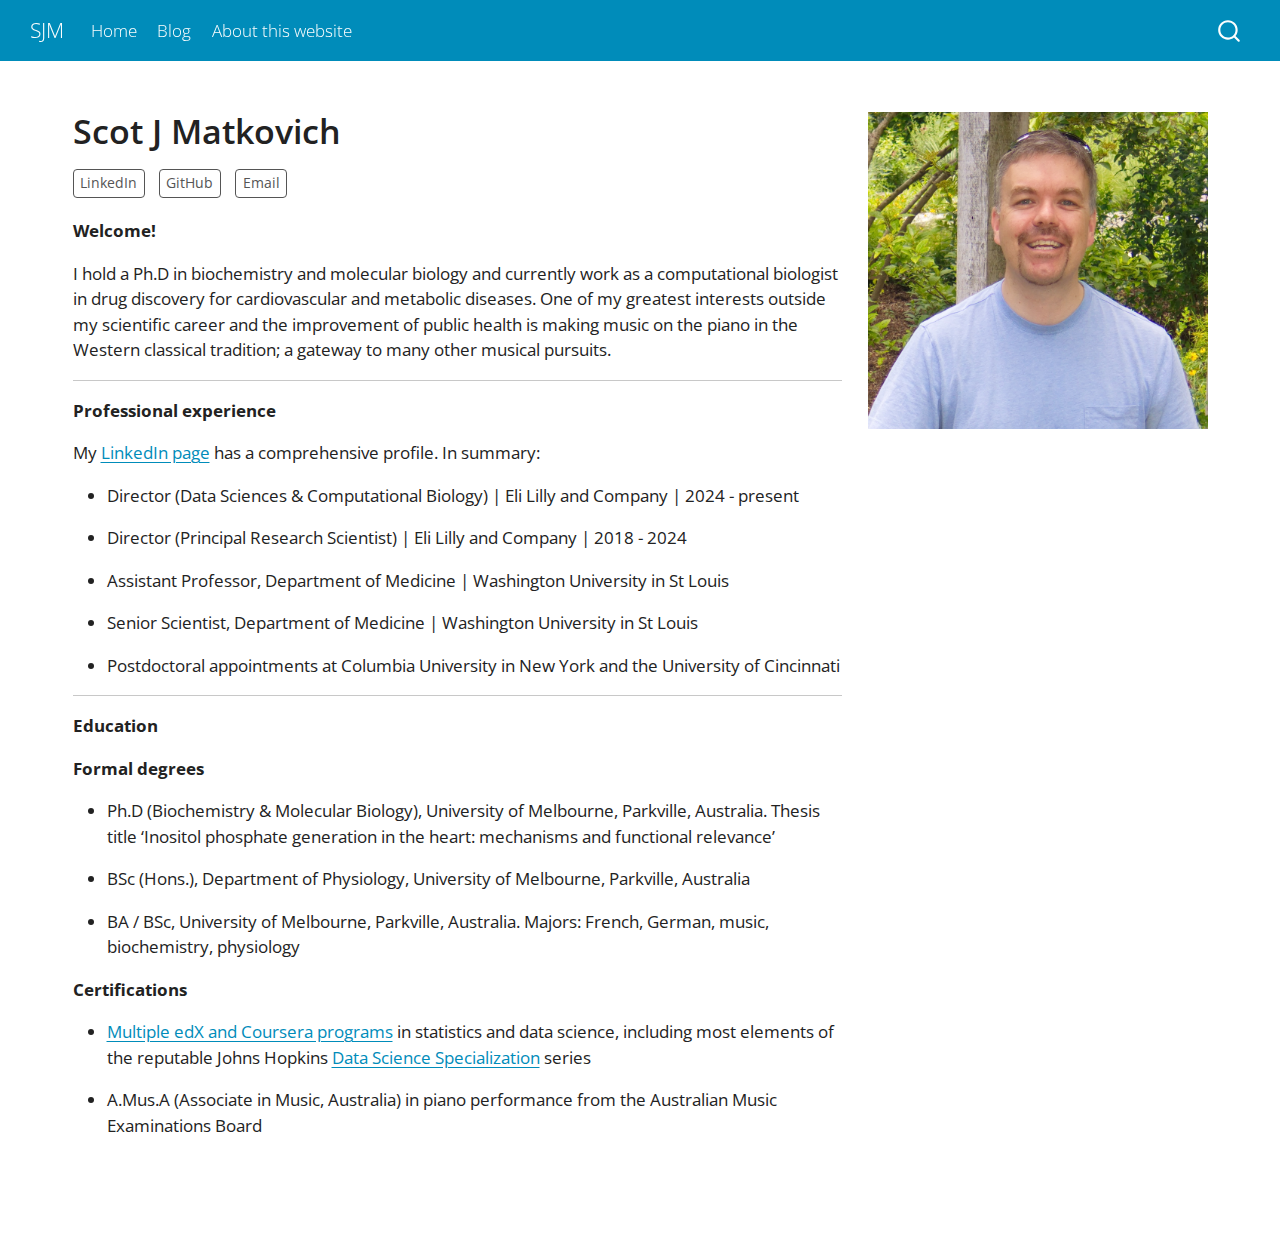
<file: docs/index.html>
<!DOCTYPE html>
<html xmlns="http://www.w3.org/1999/xhtml" lang="en" xml:lang="en"><head>

<meta charset="utf-8">
<meta name="generator" content="quarto-1.5.57">

<meta name="viewport" content="width=device-width, initial-scale=1.0, user-scalable=yes">


<title>Scot J Matkovich – SJM</title>
<style>
code{white-space: pre-wrap;}
span.smallcaps{font-variant: small-caps;}
div.columns{display: flex; gap: min(4vw, 1.5em);}
div.column{flex: auto; overflow-x: auto;}
div.hanging-indent{margin-left: 1.5em; text-indent: -1.5em;}
ul.task-list{list-style: none;}
ul.task-list li input[type="checkbox"] {
  width: 0.8em;
  margin: 0 0.8em 0.2em -1em; /* quarto-specific, see https://github.com/quarto-dev/quarto-cli/issues/4556 */ 
  vertical-align: middle;
}
</style>


<script src="site_libs/quarto-nav/quarto-nav.js"></script>
<script src="site_libs/quarto-nav/headroom.min.js"></script>
<script src="site_libs/clipboard/clipboard.min.js"></script>
<script src="site_libs/quarto-search/autocomplete.umd.js"></script>
<script src="site_libs/quarto-search/fuse.min.js"></script>
<script src="site_libs/quarto-search/quarto-search.js"></script>
<meta name="quarto:offset" content="./">
<script src="site_libs/quarto-html/quarto.js"></script>
<script src="site_libs/quarto-html/popper.min.js"></script>
<script src="site_libs/quarto-html/tippy.umd.min.js"></script>
<link href="site_libs/quarto-html/tippy.css" rel="stylesheet">
<link href="site_libs/quarto-html/quarto-syntax-highlighting.css" rel="stylesheet" id="quarto-text-highlighting-styles">
<script src="site_libs/bootstrap/bootstrap.min.js"></script>
<link href="site_libs/bootstrap/bootstrap-icons.css" rel="stylesheet">
<link href="site_libs/bootstrap/bootstrap.min.css" rel="stylesheet" id="quarto-bootstrap" data-mode="light">
<script id="quarto-search-options" type="application/json">{
  "location": "navbar",
  "copy-button": false,
  "collapse-after": 3,
  "panel-placement": "end",
  "type": "overlay",
  "limit": 50,
  "keyboard-shortcut": [
    "f",
    "/",
    "s"
  ],
  "show-item-context": false,
  "language": {
    "search-no-results-text": "No results",
    "search-matching-documents-text": "matching documents",
    "search-copy-link-title": "Copy link to search",
    "search-hide-matches-text": "Hide additional matches",
    "search-more-match-text": "more match in this document",
    "search-more-matches-text": "more matches in this document",
    "search-clear-button-title": "Clear",
    "search-text-placeholder": "",
    "search-detached-cancel-button-title": "Cancel",
    "search-submit-button-title": "Submit",
    "search-label": "Search"
  }
}</script>


<link rel="stylesheet" href="styles.css">
</head>

<body class="nav-fixed">

<div id="quarto-search-results"></div>
  <header id="quarto-header" class="headroom fixed-top">
    <nav class="navbar navbar-expand-lg " data-bs-theme="dark">
      <div class="navbar-container container-fluid">
      <div class="navbar-brand-container mx-auto">
    <a class="navbar-brand" href="./index.html">
    <span class="navbar-title">SJM</span>
    </a>
  </div>
            <div id="quarto-search" class="" title="Search"></div>
          <button class="navbar-toggler" type="button" data-bs-toggle="collapse" data-bs-target="#navbarCollapse" aria-controls="navbarCollapse" role="menu" aria-expanded="false" aria-label="Toggle navigation" onclick="if (window.quartoToggleHeadroom) { window.quartoToggleHeadroom(); }">
  <span class="navbar-toggler-icon"></span>
</button>
          <div class="collapse navbar-collapse" id="navbarCollapse">
            <ul class="navbar-nav navbar-nav-scroll me-auto">
  <li class="nav-item">
    <a class="nav-link active" href="./index.html" aria-current="page"> 
<span class="menu-text">Home</span></a>
  </li>  
  <li class="nav-item">
    <a class="nav-link" href="./posts.html"> 
<span class="menu-text">Blog</span></a>
  </li>  
  <li class="nav-item">
    <a class="nav-link" href="./about.html"> 
<span class="menu-text">About this website</span></a>
  </li>  
</ul>
          </div> <!-- /navcollapse -->
            <div class="quarto-navbar-tools">
</div>
      </div> <!-- /container-fluid -->
    </nav>
</header>
<!-- content -->
<div id="quarto-content" class="quarto-container page-columns page-rows-contents page-layout-full page-navbar">
<!-- sidebar -->
<!-- margin-sidebar -->
    
<!-- main -->
<div class="quarto-about-solana column-page">
  <div class="about-entity">
    <div class="entity-contents">
      <header id="title-block-header" class="quarto-title-block default">
<div class="quarto-title">
<h1 class="title">Scot J Matkovich</h1>
</div>
<div class="quarto-title-meta column-page">
  </div>
</header> <div class="about-links">
  <a href="https://www.linkedin.com/in/sjmatkovich/" class="about-link" rel="" target="">
     <span class="about-link-text">LinkedIn</span>
  </a>
  <a href="https://github.com/sjmatkovich" class="about-link" rel="" target="">
     <span class="about-link-text">GitHub</span>
  </a>
  <a href="mailto:sjmatkovich@live.com" class="about-link" rel="" target="">
     <span class="about-link-text">Email</span>
  </a>
</div>
      <div class="about-contents"><main class="content column-page" id="quarto-document-content">
<p><strong>Welcome!</strong></p>
<p>I hold a Ph.D in biochemistry and molecular biology and currently work as a computational biologist in drug discovery for cardiovascular and metabolic diseases. One of my greatest interests outside my scientific career and the improvement of public health is making music on the piano in the Western classical tradition; a gateway to many other musical pursuits.</p>
<hr>
<p><strong>Professional experience</strong></p>
<p>My <a href="https://www.linkedin.com/in/sjmatkovich" title="Scot Matkovich's LinkedIn page">LinkedIn page</a> has a comprehensive profile. In summary:</p>
<ul>
<li><p>Director (Data Sciences &amp; Computational Biology) | Eli Lilly and Company | 2024 - present</p></li>
<li><p>Director (Principal Research Scientist) | Eli Lilly and Company | 2018 - 2024</p></li>
<li><p>Assistant Professor, Department of Medicine | Washington University in St Louis</p></li>
<li><p>Senior Scientist, Department of Medicine | Washington University in St Louis</p></li>
<li><p>Postdoctoral appointments at Columbia University in New York and the University of Cincinnati</p></li>
</ul>
<hr>
<p><strong>Education</strong></p>
<p><strong>Formal degrees</strong></p>
<ul>
<li><p>Ph.D (Biochemistry &amp; Molecular Biology), University of Melbourne, Parkville, Australia. Thesis title ‘Inositol phosphate generation in the heart: mechanisms and functional relevance’</p></li>
<li><p>BSc (Hons.), Department of Physiology, University of Melbourne, Parkville, Australia</p></li>
<li><p>BA / BSc, University of Melbourne, Parkville, Australia. Majors: French, German, music, biochemistry, physiology</p></li>
</ul>
<p><strong>Certifications</strong></p>
<ul>
<li><p><a href="https://www.linkedin.com/in/sjmatkovich/details/certifications/">Multiple edX and Coursera programs</a> in statistics and data science, including most elements of the reputable Johns Hopkins <a href="https://datasciencespecialization.github.io/" title="JHU Data Science Specialization">Data Science Specialization</a> series</p></li>
<li><p>A.Mus.A (Associate in Music, Australia) in piano performance from the Australian Music Examinations Board</p></li>
</ul>


</main></div>
    </div>
    <img src="SJM_2014.jpg" class="about-image
  rectangle " style="width: 20em;">
  </div>
</div>
 <!-- /main -->
<script id="quarto-html-after-body" type="application/javascript">
window.document.addEventListener("DOMContentLoaded", function (event) {
  const toggleBodyColorMode = (bsSheetEl) => {
    const mode = bsSheetEl.getAttribute("data-mode");
    const bodyEl = window.document.querySelector("body");
    if (mode === "dark") {
      bodyEl.classList.add("quarto-dark");
      bodyEl.classList.remove("quarto-light");
    } else {
      bodyEl.classList.add("quarto-light");
      bodyEl.classList.remove("quarto-dark");
    }
  }
  const toggleBodyColorPrimary = () => {
    const bsSheetEl = window.document.querySelector("link#quarto-bootstrap");
    if (bsSheetEl) {
      toggleBodyColorMode(bsSheetEl);
    }
  }
  toggleBodyColorPrimary();  
  const isCodeAnnotation = (el) => {
    for (const clz of el.classList) {
      if (clz.startsWith('code-annotation-')) {                     
        return true;
      }
    }
    return false;
  }
  const onCopySuccess = function(e) {
    // button target
    const button = e.trigger;
    // don't keep focus
    button.blur();
    // flash "checked"
    button.classList.add('code-copy-button-checked');
    var currentTitle = button.getAttribute("title");
    button.setAttribute("title", "Copied!");
    let tooltip;
    if (window.bootstrap) {
      button.setAttribute("data-bs-toggle", "tooltip");
      button.setAttribute("data-bs-placement", "left");
      button.setAttribute("data-bs-title", "Copied!");
      tooltip = new bootstrap.Tooltip(button, 
        { trigger: "manual", 
          customClass: "code-copy-button-tooltip",
          offset: [0, -8]});
      tooltip.show();    
    }
    setTimeout(function() {
      if (tooltip) {
        tooltip.hide();
        button.removeAttribute("data-bs-title");
        button.removeAttribute("data-bs-toggle");
        button.removeAttribute("data-bs-placement");
      }
      button.setAttribute("title", currentTitle);
      button.classList.remove('code-copy-button-checked');
    }, 1000);
    // clear code selection
    e.clearSelection();
  }
  const getTextToCopy = function(trigger) {
      const codeEl = trigger.previousElementSibling.cloneNode(true);
      for (const childEl of codeEl.children) {
        if (isCodeAnnotation(childEl)) {
          childEl.remove();
        }
      }
      return codeEl.innerText;
  }
  const clipboard = new window.ClipboardJS('.code-copy-button:not([data-in-quarto-modal])', {
    text: getTextToCopy
  });
  clipboard.on('success', onCopySuccess);
  if (window.document.getElementById('quarto-embedded-source-code-modal')) {
    // For code content inside modals, clipBoardJS needs to be initialized with a container option
    // TODO: Check when it could be a function (https://github.com/zenorocha/clipboard.js/issues/860)
    const clipboardModal = new window.ClipboardJS('.code-copy-button[data-in-quarto-modal]', {
      text: getTextToCopy,
      container: window.document.getElementById('quarto-embedded-source-code-modal')
    });
    clipboardModal.on('success', onCopySuccess);
  }
    var localhostRegex = new RegExp(/^(?:http|https):\/\/localhost\:?[0-9]*\//);
    var mailtoRegex = new RegExp(/^mailto:/);
      var filterRegex = new RegExp('/' + window.location.host + '/');
    var isInternal = (href) => {
        return filterRegex.test(href) || localhostRegex.test(href) || mailtoRegex.test(href);
    }
    // Inspect non-navigation links and adorn them if external
 	var links = window.document.querySelectorAll('a[href]:not(.nav-link):not(.navbar-brand):not(.toc-action):not(.sidebar-link):not(.sidebar-item-toggle):not(.pagination-link):not(.no-external):not([aria-hidden]):not(.dropdown-item):not(.quarto-navigation-tool):not(.about-link)');
    for (var i=0; i<links.length; i++) {
      const link = links[i];
      if (!isInternal(link.href)) {
        // undo the damage that might have been done by quarto-nav.js in the case of
        // links that we want to consider external
        if (link.dataset.originalHref !== undefined) {
          link.href = link.dataset.originalHref;
        }
      }
    }
  function tippyHover(el, contentFn, onTriggerFn, onUntriggerFn) {
    const config = {
      allowHTML: true,
      maxWidth: 500,
      delay: 100,
      arrow: false,
      appendTo: function(el) {
          return el.parentElement;
      },
      interactive: true,
      interactiveBorder: 10,
      theme: 'quarto',
      placement: 'bottom-start',
    };
    if (contentFn) {
      config.content = contentFn;
    }
    if (onTriggerFn) {
      config.onTrigger = onTriggerFn;
    }
    if (onUntriggerFn) {
      config.onUntrigger = onUntriggerFn;
    }
    window.tippy(el, config); 
  }
  const noterefs = window.document.querySelectorAll('a[role="doc-noteref"]');
  for (var i=0; i<noterefs.length; i++) {
    const ref = noterefs[i];
    tippyHover(ref, function() {
      // use id or data attribute instead here
      let href = ref.getAttribute('data-footnote-href') || ref.getAttribute('href');
      try { href = new URL(href).hash; } catch {}
      const id = href.replace(/^#\/?/, "");
      const note = window.document.getElementById(id);
      if (note) {
        return note.innerHTML;
      } else {
        return "";
      }
    });
  }
  const xrefs = window.document.querySelectorAll('a.quarto-xref');
  const processXRef = (id, note) => {
    // Strip column container classes
    const stripColumnClz = (el) => {
      el.classList.remove("page-full", "page-columns");
      if (el.children) {
        for (const child of el.children) {
          stripColumnClz(child);
        }
      }
    }
    stripColumnClz(note)
    if (id === null || id.startsWith('sec-')) {
      // Special case sections, only their first couple elements
      const container = document.createElement("div");
      if (note.children && note.children.length > 2) {
        container.appendChild(note.children[0].cloneNode(true));
        for (let i = 1; i < note.children.length; i++) {
          const child = note.children[i];
          if (child.tagName === "P" && child.innerText === "") {
            continue;
          } else {
            container.appendChild(child.cloneNode(true));
            break;
          }
        }
        if (window.Quarto?.typesetMath) {
          window.Quarto.typesetMath(container);
        }
        return container.innerHTML
      } else {
        if (window.Quarto?.typesetMath) {
          window.Quarto.typesetMath(note);
        }
        return note.innerHTML;
      }
    } else {
      // Remove any anchor links if they are present
      const anchorLink = note.querySelector('a.anchorjs-link');
      if (anchorLink) {
        anchorLink.remove();
      }
      if (window.Quarto?.typesetMath) {
        window.Quarto.typesetMath(note);
      }
      // TODO in 1.5, we should make sure this works without a callout special case
      if (note.classList.contains("callout")) {
        return note.outerHTML;
      } else {
        return note.innerHTML;
      }
    }
  }
  for (var i=0; i<xrefs.length; i++) {
    const xref = xrefs[i];
    tippyHover(xref, undefined, function(instance) {
      instance.disable();
      let url = xref.getAttribute('href');
      let hash = undefined; 
      if (url.startsWith('#')) {
        hash = url;
      } else {
        try { hash = new URL(url).hash; } catch {}
      }
      if (hash) {
        const id = hash.replace(/^#\/?/, "");
        const note = window.document.getElementById(id);
        if (note !== null) {
          try {
            const html = processXRef(id, note.cloneNode(true));
            instance.setContent(html);
          } finally {
            instance.enable();
            instance.show();
          }
        } else {
          // See if we can fetch this
          fetch(url.split('#')[0])
          .then(res => res.text())
          .then(html => {
            const parser = new DOMParser();
            const htmlDoc = parser.parseFromString(html, "text/html");
            const note = htmlDoc.getElementById(id);
            if (note !== null) {
              const html = processXRef(id, note);
              instance.setContent(html);
            } 
          }).finally(() => {
            instance.enable();
            instance.show();
          });
        }
      } else {
        // See if we can fetch a full url (with no hash to target)
        // This is a special case and we should probably do some content thinning / targeting
        fetch(url)
        .then(res => res.text())
        .then(html => {
          const parser = new DOMParser();
          const htmlDoc = parser.parseFromString(html, "text/html");
          const note = htmlDoc.querySelector('main.content');
          if (note !== null) {
            // This should only happen for chapter cross references
            // (since there is no id in the URL)
            // remove the first header
            if (note.children.length > 0 && note.children[0].tagName === "HEADER") {
              note.children[0].remove();
            }
            const html = processXRef(null, note);
            instance.setContent(html);
          } 
        }).finally(() => {
          instance.enable();
          instance.show();
        });
      }
    }, function(instance) {
    });
  }
      let selectedAnnoteEl;
      const selectorForAnnotation = ( cell, annotation) => {
        let cellAttr = 'data-code-cell="' + cell + '"';
        let lineAttr = 'data-code-annotation="' +  annotation + '"';
        const selector = 'span[' + cellAttr + '][' + lineAttr + ']';
        return selector;
      }
      const selectCodeLines = (annoteEl) => {
        const doc = window.document;
        const targetCell = annoteEl.getAttribute("data-target-cell");
        const targetAnnotation = annoteEl.getAttribute("data-target-annotation");
        const annoteSpan = window.document.querySelector(selectorForAnnotation(targetCell, targetAnnotation));
        const lines = annoteSpan.getAttribute("data-code-lines").split(",");
        const lineIds = lines.map((line) => {
          return targetCell + "-" + line;
        })
        let top = null;
        let height = null;
        let parent = null;
        if (lineIds.length > 0) {
            //compute the position of the single el (top and bottom and make a div)
            const el = window.document.getElementById(lineIds[0]);
            top = el.offsetTop;
            height = el.offsetHeight;
            parent = el.parentElement.parentElement;
          if (lineIds.length > 1) {
            const lastEl = window.document.getElementById(lineIds[lineIds.length - 1]);
            const bottom = lastEl.offsetTop + lastEl.offsetHeight;
            height = bottom - top;
          }
          if (top !== null && height !== null && parent !== null) {
            // cook up a div (if necessary) and position it 
            let div = window.document.getElementById("code-annotation-line-highlight");
            if (div === null) {
              div = window.document.createElement("div");
              div.setAttribute("id", "code-annotation-line-highlight");
              div.style.position = 'absolute';
              parent.appendChild(div);
            }
            div.style.top = top - 2 + "px";
            div.style.height = height + 4 + "px";
            div.style.left = 0;
            let gutterDiv = window.document.getElementById("code-annotation-line-highlight-gutter");
            if (gutterDiv === null) {
              gutterDiv = window.document.createElement("div");
              gutterDiv.setAttribute("id", "code-annotation-line-highlight-gutter");
              gutterDiv.style.position = 'absolute';
              const codeCell = window.document.getElementById(targetCell);
              const gutter = codeCell.querySelector('.code-annotation-gutter');
              gutter.appendChild(gutterDiv);
            }
            gutterDiv.style.top = top - 2 + "px";
            gutterDiv.style.height = height + 4 + "px";
          }
          selectedAnnoteEl = annoteEl;
        }
      };
      const unselectCodeLines = () => {
        const elementsIds = ["code-annotation-line-highlight", "code-annotation-line-highlight-gutter"];
        elementsIds.forEach((elId) => {
          const div = window.document.getElementById(elId);
          if (div) {
            div.remove();
          }
        });
        selectedAnnoteEl = undefined;
      };
        // Handle positioning of the toggle
    window.addEventListener(
      "resize",
      throttle(() => {
        elRect = undefined;
        if (selectedAnnoteEl) {
          selectCodeLines(selectedAnnoteEl);
        }
      }, 10)
    );
    function throttle(fn, ms) {
    let throttle = false;
    let timer;
      return (...args) => {
        if(!throttle) { // first call gets through
            fn.apply(this, args);
            throttle = true;
        } else { // all the others get throttled
            if(timer) clearTimeout(timer); // cancel #2
            timer = setTimeout(() => {
              fn.apply(this, args);
              timer = throttle = false;
            }, ms);
        }
      };
    }
      // Attach click handler to the DT
      const annoteDls = window.document.querySelectorAll('dt[data-target-cell]');
      for (const annoteDlNode of annoteDls) {
        annoteDlNode.addEventListener('click', (event) => {
          const clickedEl = event.target;
          if (clickedEl !== selectedAnnoteEl) {
            unselectCodeLines();
            const activeEl = window.document.querySelector('dt[data-target-cell].code-annotation-active');
            if (activeEl) {
              activeEl.classList.remove('code-annotation-active');
            }
            selectCodeLines(clickedEl);
            clickedEl.classList.add('code-annotation-active');
          } else {
            // Unselect the line
            unselectCodeLines();
            clickedEl.classList.remove('code-annotation-active');
          }
        });
      }
  const findCites = (el) => {
    const parentEl = el.parentElement;
    if (parentEl) {
      const cites = parentEl.dataset.cites;
      if (cites) {
        return {
          el,
          cites: cites.split(' ')
        };
      } else {
        return findCites(el.parentElement)
      }
    } else {
      return undefined;
    }
  };
  var bibliorefs = window.document.querySelectorAll('a[role="doc-biblioref"]');
  for (var i=0; i<bibliorefs.length; i++) {
    const ref = bibliorefs[i];
    const citeInfo = findCites(ref);
    if (citeInfo) {
      tippyHover(citeInfo.el, function() {
        var popup = window.document.createElement('div');
        citeInfo.cites.forEach(function(cite) {
          var citeDiv = window.document.createElement('div');
          citeDiv.classList.add('hanging-indent');
          citeDiv.classList.add('csl-entry');
          var biblioDiv = window.document.getElementById('ref-' + cite);
          if (biblioDiv) {
            citeDiv.innerHTML = biblioDiv.innerHTML;
          }
          popup.appendChild(citeDiv);
        });
        return popup.innerHTML;
      });
    }
  }
});
</script>
</div> <!-- /content -->




</body></html>
</file>
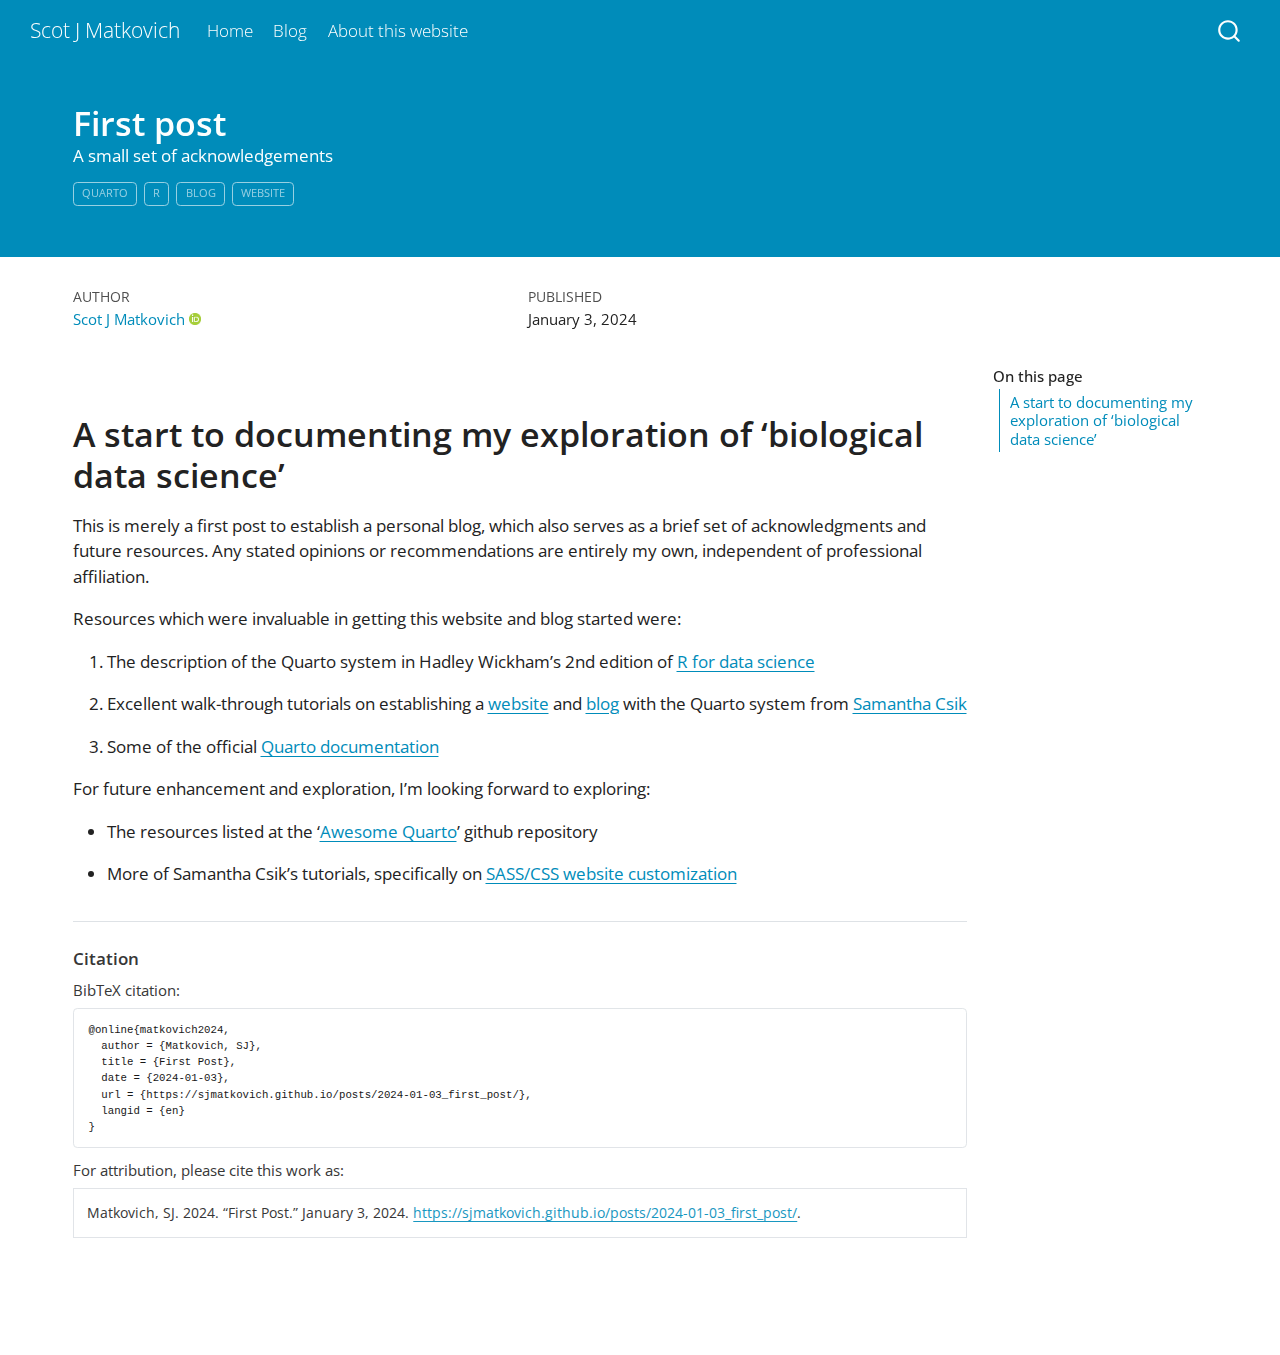
<file: docs/posts/2024-01-03_first_post/index.html>
<!DOCTYPE html>
<html xmlns="http://www.w3.org/1999/xhtml" lang="en" xml:lang="en"><head>

<meta charset="utf-8">
<meta name="generator" content="quarto-1.5.57">

<meta name="viewport" content="width=device-width, initial-scale=1.0, user-scalable=yes">

<meta name="author" content="Scot J Matkovich">
<meta name="dcterms.date" content="2024-01-03">
<meta name="description" content="A small set of acknowledgements">

<title>First post – Scot J Matkovich</title>
<style>
code{white-space: pre-wrap;}
span.smallcaps{font-variant: small-caps;}
div.columns{display: flex; gap: min(4vw, 1.5em);}
div.column{flex: auto; overflow-x: auto;}
div.hanging-indent{margin-left: 1.5em; text-indent: -1.5em;}
ul.task-list{list-style: none;}
ul.task-list li input[type="checkbox"] {
  width: 0.8em;
  margin: 0 0.8em 0.2em -1em; /* quarto-specific, see https://github.com/quarto-dev/quarto-cli/issues/4556 */ 
  vertical-align: middle;
}
</style>


<script src="../../site_libs/quarto-nav/quarto-nav.js"></script>
<script src="../../site_libs/quarto-nav/headroom.min.js"></script>
<script src="../../site_libs/clipboard/clipboard.min.js"></script>
<script src="../../site_libs/quarto-search/autocomplete.umd.js"></script>
<script src="../../site_libs/quarto-search/fuse.min.js"></script>
<script src="../../site_libs/quarto-search/quarto-search.js"></script>
<meta name="quarto:offset" content="../../">
<script src="../../site_libs/quarto-html/quarto.js"></script>
<script src="../../site_libs/quarto-html/popper.min.js"></script>
<script src="../../site_libs/quarto-html/tippy.umd.min.js"></script>
<script src="../../site_libs/quarto-html/anchor.min.js"></script>
<link href="../../site_libs/quarto-html/tippy.css" rel="stylesheet">
<link href="../../site_libs/quarto-html/quarto-syntax-highlighting.css" rel="stylesheet" id="quarto-text-highlighting-styles">
<script src="../../site_libs/bootstrap/bootstrap.min.js"></script>
<link href="../../site_libs/bootstrap/bootstrap-icons.css" rel="stylesheet">
<link href="../../site_libs/bootstrap/bootstrap.min.css" rel="stylesheet" id="quarto-bootstrap" data-mode="light">
<script id="quarto-search-options" type="application/json">{
  "location": "navbar",
  "copy-button": false,
  "collapse-after": 3,
  "panel-placement": "end",
  "type": "overlay",
  "limit": 50,
  "keyboard-shortcut": [
    "f",
    "/",
    "s"
  ],
  "show-item-context": false,
  "language": {
    "search-no-results-text": "No results",
    "search-matching-documents-text": "matching documents",
    "search-copy-link-title": "Copy link to search",
    "search-hide-matches-text": "Hide additional matches",
    "search-more-match-text": "more match in this document",
    "search-more-matches-text": "more matches in this document",
    "search-clear-button-title": "Clear",
    "search-text-placeholder": "",
    "search-detached-cancel-button-title": "Cancel",
    "search-submit-button-title": "Submit",
    "search-label": "Search"
  }
}</script>


<link rel="stylesheet" href="../../styles.css">
</head>

<body class="nav-fixed">

<div id="quarto-search-results"></div>
  <header id="quarto-header" class="headroom fixed-top quarto-banner">
    <nav class="navbar navbar-expand-lg " data-bs-theme="dark">
      <div class="navbar-container container-fluid">
      <div class="navbar-brand-container mx-auto">
    <a class="navbar-brand" href="../../index.html">
    <span class="navbar-title">Scot J Matkovich</span>
    </a>
  </div>
            <div id="quarto-search" class="" title="Search"></div>
          <button class="navbar-toggler" type="button" data-bs-toggle="collapse" data-bs-target="#navbarCollapse" aria-controls="navbarCollapse" role="menu" aria-expanded="false" aria-label="Toggle navigation" onclick="if (window.quartoToggleHeadroom) { window.quartoToggleHeadroom(); }">
  <span class="navbar-toggler-icon"></span>
</button>
          <div class="collapse navbar-collapse" id="navbarCollapse">
            <ul class="navbar-nav navbar-nav-scroll me-auto">
  <li class="nav-item">
    <a class="nav-link" href="../../index.html"> 
<span class="menu-text">Home</span></a>
  </li>  
  <li class="nav-item">
    <a class="nav-link" href="../../posts.html"> 
<span class="menu-text">Blog</span></a>
  </li>  
  <li class="nav-item">
    <a class="nav-link" href="../../about.html"> 
<span class="menu-text">About this website</span></a>
  </li>  
</ul>
          </div> <!-- /navcollapse -->
            <div class="quarto-navbar-tools">
</div>
      </div> <!-- /container-fluid -->
    </nav>
</header>
<!-- content -->
<header id="title-block-header" class="quarto-title-block default page-columns page-full">
  <div class="quarto-title-banner page-columns page-full">
    <div class="quarto-title column-page-left">
      <h1 class="title">First post</h1>
                  <div>
        <div class="description">
          A small set of acknowledgements
        </div>
      </div>
                          <div class="quarto-categories">
                <div class="quarto-category">Quarto</div>
                <div class="quarto-category">R</div>
                <div class="quarto-category">blog</div>
                <div class="quarto-category">website</div>
              </div>
                  </div>
  </div>
    
  
  <div class="quarto-title-meta column-page-left">

      <div>
      <div class="quarto-title-meta-heading">Author</div>
      <div class="quarto-title-meta-contents">
               <p><a href="https://sjmatkovich.github.io/">Scot J Matkovich</a> <a href="https://orcid.org/0000-0002-7398-6857" class="quarto-title-author-orcid"> <img src="[data-uri]"></a></p>
            </div>
    </div>
      
      <div>
      <div class="quarto-title-meta-heading">Published</div>
      <div class="quarto-title-meta-contents">
        <p class="date">January 3, 2024</p>
      </div>
    </div>
    
      
    </div>
    
  
  </header><div id="quarto-content" class="quarto-container page-columns page-rows-contents page-layout-full page-navbar">
<!-- sidebar -->
<!-- margin-sidebar -->
    <div id="quarto-margin-sidebar" class="sidebar margin-sidebar">
        <nav id="TOC" role="doc-toc" class="toc-active">
    <h2 id="toc-title">On this page</h2>
   
  <ul>
  <li><a href="#a-start-to-documenting-my-exploration-of-biological-data-science" id="toc-a-start-to-documenting-my-exploration-of-biological-data-science" class="nav-link active" data-scroll-target="#a-start-to-documenting-my-exploration-of-biological-data-science">A start to documenting my exploration of ‘biological data science’</a></li>
  </ul>
</nav>
    </div>
<!-- main -->
<main class="content quarto-banner-title-block column-page-left" id="quarto-document-content">





<section id="a-start-to-documenting-my-exploration-of-biological-data-science" class="level1">
<h1>A start to documenting my exploration of ‘biological data science’</h1>
<p>This is merely a first post to establish a personal blog, which also serves as a brief set of acknowledgments and future resources. Any stated opinions or recommendations are entirely my own, independent of professional affiliation.</p>
<p>Resources which were invaluable in getting this website and blog started were:</p>
<ol type="1">
<li><p>The description of the Quarto system in Hadley Wickham’s 2nd edition of <a href="https://r4ds.hadley.nz/" title="R for data science, 2nd edition">R for data science</a></p></li>
<li><p>Excellent walk-through tutorials on establishing a <a href="https://ucsb-meds.github.io/creating-quarto-websites/" title="Creating Quarto websites (Samantha Csik)">website</a> and <a href="https://samanthacsik.github.io/posts/2022-10-24-quarto-blogs/#iii.-adding-a-blog-to-your-personal-quarto-website" title="Add a blog to a Quarto website (Samantha Csik)">blog</a> with the Quarto system from <a href="https://samanthacsik.github.io/" title="Samantha Csik's website">Samantha Csik</a></p></li>
<li><p>Some of the official <a href="https://quarto.org/docs/websites/" title="Quarto documentation for websites">Quarto documentation</a></p></li>
</ol>
<p>For future enhancement and exploration, I’m looking forward to exploring:</p>
<ul>
<li><p>The resources listed at the ‘<a href="https://github.com/mcanouil/awesome-quarto" title="Github repo with Quarto resources">Awesome Quarto</a>’ github repository</p></li>
<li><p>More of Samantha Csik’s tutorials, specifically on <a href="https://ucsb-meds.github.io/customizing-quarto-websites/#/title-slide" title="Samantha Csik tutorial on SASS/CSS for Quarto">SASS/CSS website customization</a></p></li>
</ul>


</section>

<div id="quarto-appendix" class="default"><section class="quarto-appendix-contents" id="quarto-citation"><h2 class="anchored quarto-appendix-heading">Citation</h2><div><div class="quarto-appendix-secondary-label">BibTeX citation:</div><pre class="sourceCode code-with-copy quarto-appendix-bibtex"><code class="sourceCode bibtex">@online{matkovich2024,
  author = {Matkovich, SJ},
  title = {First Post},
  date = {2024-01-03},
  url = {https://sjmatkovich.github.io/posts/2024-01-03_first_post/},
  langid = {en}
}
</code><button title="Copy to Clipboard" class="code-copy-button"><i class="bi"></i></button></pre><div class="quarto-appendix-secondary-label">For attribution, please cite this work as:</div><div id="ref-matkovich2024" class="csl-entry quarto-appendix-citeas" role="listitem">
Matkovich, SJ. 2024. <span>“First Post.”</span> January 3, 2024. <a href="https://sjmatkovich.github.io/posts/2024-01-03_first_post/">https://sjmatkovich.github.io/posts/2024-01-03_first_post/</a>.
</div></div></section></div></main> <!-- /main -->
<script id="quarto-html-after-body" type="application/javascript">
window.document.addEventListener("DOMContentLoaded", function (event) {
  const toggleBodyColorMode = (bsSheetEl) => {
    const mode = bsSheetEl.getAttribute("data-mode");
    const bodyEl = window.document.querySelector("body");
    if (mode === "dark") {
      bodyEl.classList.add("quarto-dark");
      bodyEl.classList.remove("quarto-light");
    } else {
      bodyEl.classList.add("quarto-light");
      bodyEl.classList.remove("quarto-dark");
    }
  }
  const toggleBodyColorPrimary = () => {
    const bsSheetEl = window.document.querySelector("link#quarto-bootstrap");
    if (bsSheetEl) {
      toggleBodyColorMode(bsSheetEl);
    }
  }
  toggleBodyColorPrimary();  
  const icon = "";
  const anchorJS = new window.AnchorJS();
  anchorJS.options = {
    placement: 'right',
    icon: icon
  };
  anchorJS.add('.anchored');
  const isCodeAnnotation = (el) => {
    for (const clz of el.classList) {
      if (clz.startsWith('code-annotation-')) {                     
        return true;
      }
    }
    return false;
  }
  const onCopySuccess = function(e) {
    // button target
    const button = e.trigger;
    // don't keep focus
    button.blur();
    // flash "checked"
    button.classList.add('code-copy-button-checked');
    var currentTitle = button.getAttribute("title");
    button.setAttribute("title", "Copied!");
    let tooltip;
    if (window.bootstrap) {
      button.setAttribute("data-bs-toggle", "tooltip");
      button.setAttribute("data-bs-placement", "left");
      button.setAttribute("data-bs-title", "Copied!");
      tooltip = new bootstrap.Tooltip(button, 
        { trigger: "manual", 
          customClass: "code-copy-button-tooltip",
          offset: [0, -8]});
      tooltip.show();    
    }
    setTimeout(function() {
      if (tooltip) {
        tooltip.hide();
        button.removeAttribute("data-bs-title");
        button.removeAttribute("data-bs-toggle");
        button.removeAttribute("data-bs-placement");
      }
      button.setAttribute("title", currentTitle);
      button.classList.remove('code-copy-button-checked');
    }, 1000);
    // clear code selection
    e.clearSelection();
  }
  const getTextToCopy = function(trigger) {
      const codeEl = trigger.previousElementSibling.cloneNode(true);
      for (const childEl of codeEl.children) {
        if (isCodeAnnotation(childEl)) {
          childEl.remove();
        }
      }
      return codeEl.innerText;
  }
  const clipboard = new window.ClipboardJS('.code-copy-button:not([data-in-quarto-modal])', {
    text: getTextToCopy
  });
  clipboard.on('success', onCopySuccess);
  if (window.document.getElementById('quarto-embedded-source-code-modal')) {
    // For code content inside modals, clipBoardJS needs to be initialized with a container option
    // TODO: Check when it could be a function (https://github.com/zenorocha/clipboard.js/issues/860)
    const clipboardModal = new window.ClipboardJS('.code-copy-button[data-in-quarto-modal]', {
      text: getTextToCopy,
      container: window.document.getElementById('quarto-embedded-source-code-modal')
    });
    clipboardModal.on('success', onCopySuccess);
  }
    var localhostRegex = new RegExp(/^(?:http|https):\/\/localhost\:?[0-9]*\//);
    var mailtoRegex = new RegExp(/^mailto:/);
      var filterRegex = new RegExp('/' + window.location.host + '/');
    var isInternal = (href) => {
        return filterRegex.test(href) || localhostRegex.test(href) || mailtoRegex.test(href);
    }
    // Inspect non-navigation links and adorn them if external
 	var links = window.document.querySelectorAll('a[href]:not(.nav-link):not(.navbar-brand):not(.toc-action):not(.sidebar-link):not(.sidebar-item-toggle):not(.pagination-link):not(.no-external):not([aria-hidden]):not(.dropdown-item):not(.quarto-navigation-tool):not(.about-link)');
    for (var i=0; i<links.length; i++) {
      const link = links[i];
      if (!isInternal(link.href)) {
        // undo the damage that might have been done by quarto-nav.js in the case of
        // links that we want to consider external
        if (link.dataset.originalHref !== undefined) {
          link.href = link.dataset.originalHref;
        }
      }
    }
  function tippyHover(el, contentFn, onTriggerFn, onUntriggerFn) {
    const config = {
      allowHTML: true,
      maxWidth: 500,
      delay: 100,
      arrow: false,
      appendTo: function(el) {
          return el.parentElement;
      },
      interactive: true,
      interactiveBorder: 10,
      theme: 'quarto',
      placement: 'bottom-start',
    };
    if (contentFn) {
      config.content = contentFn;
    }
    if (onTriggerFn) {
      config.onTrigger = onTriggerFn;
    }
    if (onUntriggerFn) {
      config.onUntrigger = onUntriggerFn;
    }
    window.tippy(el, config); 
  }
  const noterefs = window.document.querySelectorAll('a[role="doc-noteref"]');
  for (var i=0; i<noterefs.length; i++) {
    const ref = noterefs[i];
    tippyHover(ref, function() {
      // use id or data attribute instead here
      let href = ref.getAttribute('data-footnote-href') || ref.getAttribute('href');
      try { href = new URL(href).hash; } catch {}
      const id = href.replace(/^#\/?/, "");
      const note = window.document.getElementById(id);
      if (note) {
        return note.innerHTML;
      } else {
        return "";
      }
    });
  }
  const xrefs = window.document.querySelectorAll('a.quarto-xref');
  const processXRef = (id, note) => {
    // Strip column container classes
    const stripColumnClz = (el) => {
      el.classList.remove("page-full", "page-columns");
      if (el.children) {
        for (const child of el.children) {
          stripColumnClz(child);
        }
      }
    }
    stripColumnClz(note)
    if (id === null || id.startsWith('sec-')) {
      // Special case sections, only their first couple elements
      const container = document.createElement("div");
      if (note.children && note.children.length > 2) {
        container.appendChild(note.children[0].cloneNode(true));
        for (let i = 1; i < note.children.length; i++) {
          const child = note.children[i];
          if (child.tagName === "P" && child.innerText === "") {
            continue;
          } else {
            container.appendChild(child.cloneNode(true));
            break;
          }
        }
        if (window.Quarto?.typesetMath) {
          window.Quarto.typesetMath(container);
        }
        return container.innerHTML
      } else {
        if (window.Quarto?.typesetMath) {
          window.Quarto.typesetMath(note);
        }
        return note.innerHTML;
      }
    } else {
      // Remove any anchor links if they are present
      const anchorLink = note.querySelector('a.anchorjs-link');
      if (anchorLink) {
        anchorLink.remove();
      }
      if (window.Quarto?.typesetMath) {
        window.Quarto.typesetMath(note);
      }
      // TODO in 1.5, we should make sure this works without a callout special case
      if (note.classList.contains("callout")) {
        return note.outerHTML;
      } else {
        return note.innerHTML;
      }
    }
  }
  for (var i=0; i<xrefs.length; i++) {
    const xref = xrefs[i];
    tippyHover(xref, undefined, function(instance) {
      instance.disable();
      let url = xref.getAttribute('href');
      let hash = undefined; 
      if (url.startsWith('#')) {
        hash = url;
      } else {
        try { hash = new URL(url).hash; } catch {}
      }
      if (hash) {
        const id = hash.replace(/^#\/?/, "");
        const note = window.document.getElementById(id);
        if (note !== null) {
          try {
            const html = processXRef(id, note.cloneNode(true));
            instance.setContent(html);
          } finally {
            instance.enable();
            instance.show();
          }
        } else {
          // See if we can fetch this
          fetch(url.split('#')[0])
          .then(res => res.text())
          .then(html => {
            const parser = new DOMParser();
            const htmlDoc = parser.parseFromString(html, "text/html");
            const note = htmlDoc.getElementById(id);
            if (note !== null) {
              const html = processXRef(id, note);
              instance.setContent(html);
            } 
          }).finally(() => {
            instance.enable();
            instance.show();
          });
        }
      } else {
        // See if we can fetch a full url (with no hash to target)
        // This is a special case and we should probably do some content thinning / targeting
        fetch(url)
        .then(res => res.text())
        .then(html => {
          const parser = new DOMParser();
          const htmlDoc = parser.parseFromString(html, "text/html");
          const note = htmlDoc.querySelector('main.content');
          if (note !== null) {
            // This should only happen for chapter cross references
            // (since there is no id in the URL)
            // remove the first header
            if (note.children.length > 0 && note.children[0].tagName === "HEADER") {
              note.children[0].remove();
            }
            const html = processXRef(null, note);
            instance.setContent(html);
          } 
        }).finally(() => {
          instance.enable();
          instance.show();
        });
      }
    }, function(instance) {
    });
  }
      let selectedAnnoteEl;
      const selectorForAnnotation = ( cell, annotation) => {
        let cellAttr = 'data-code-cell="' + cell + '"';
        let lineAttr = 'data-code-annotation="' +  annotation + '"';
        const selector = 'span[' + cellAttr + '][' + lineAttr + ']';
        return selector;
      }
      const selectCodeLines = (annoteEl) => {
        const doc = window.document;
        const targetCell = annoteEl.getAttribute("data-target-cell");
        const targetAnnotation = annoteEl.getAttribute("data-target-annotation");
        const annoteSpan = window.document.querySelector(selectorForAnnotation(targetCell, targetAnnotation));
        const lines = annoteSpan.getAttribute("data-code-lines").split(",");
        const lineIds = lines.map((line) => {
          return targetCell + "-" + line;
        })
        let top = null;
        let height = null;
        let parent = null;
        if (lineIds.length > 0) {
            //compute the position of the single el (top and bottom and make a div)
            const el = window.document.getElementById(lineIds[0]);
            top = el.offsetTop;
            height = el.offsetHeight;
            parent = el.parentElement.parentElement;
          if (lineIds.length > 1) {
            const lastEl = window.document.getElementById(lineIds[lineIds.length - 1]);
            const bottom = lastEl.offsetTop + lastEl.offsetHeight;
            height = bottom - top;
          }
          if (top !== null && height !== null && parent !== null) {
            // cook up a div (if necessary) and position it 
            let div = window.document.getElementById("code-annotation-line-highlight");
            if (div === null) {
              div = window.document.createElement("div");
              div.setAttribute("id", "code-annotation-line-highlight");
              div.style.position = 'absolute';
              parent.appendChild(div);
            }
            div.style.top = top - 2 + "px";
            div.style.height = height + 4 + "px";
            div.style.left = 0;
            let gutterDiv = window.document.getElementById("code-annotation-line-highlight-gutter");
            if (gutterDiv === null) {
              gutterDiv = window.document.createElement("div");
              gutterDiv.setAttribute("id", "code-annotation-line-highlight-gutter");
              gutterDiv.style.position = 'absolute';
              const codeCell = window.document.getElementById(targetCell);
              const gutter = codeCell.querySelector('.code-annotation-gutter');
              gutter.appendChild(gutterDiv);
            }
            gutterDiv.style.top = top - 2 + "px";
            gutterDiv.style.height = height + 4 + "px";
          }
          selectedAnnoteEl = annoteEl;
        }
      };
      const unselectCodeLines = () => {
        const elementsIds = ["code-annotation-line-highlight", "code-annotation-line-highlight-gutter"];
        elementsIds.forEach((elId) => {
          const div = window.document.getElementById(elId);
          if (div) {
            div.remove();
          }
        });
        selectedAnnoteEl = undefined;
      };
        // Handle positioning of the toggle
    window.addEventListener(
      "resize",
      throttle(() => {
        elRect = undefined;
        if (selectedAnnoteEl) {
          selectCodeLines(selectedAnnoteEl);
        }
      }, 10)
    );
    function throttle(fn, ms) {
    let throttle = false;
    let timer;
      return (...args) => {
        if(!throttle) { // first call gets through
            fn.apply(this, args);
            throttle = true;
        } else { // all the others get throttled
            if(timer) clearTimeout(timer); // cancel #2
            timer = setTimeout(() => {
              fn.apply(this, args);
              timer = throttle = false;
            }, ms);
        }
      };
    }
      // Attach click handler to the DT
      const annoteDls = window.document.querySelectorAll('dt[data-target-cell]');
      for (const annoteDlNode of annoteDls) {
        annoteDlNode.addEventListener('click', (event) => {
          const clickedEl = event.target;
          if (clickedEl !== selectedAnnoteEl) {
            unselectCodeLines();
            const activeEl = window.document.querySelector('dt[data-target-cell].code-annotation-active');
            if (activeEl) {
              activeEl.classList.remove('code-annotation-active');
            }
            selectCodeLines(clickedEl);
            clickedEl.classList.add('code-annotation-active');
          } else {
            // Unselect the line
            unselectCodeLines();
            clickedEl.classList.remove('code-annotation-active');
          }
        });
      }
  const findCites = (el) => {
    const parentEl = el.parentElement;
    if (parentEl) {
      const cites = parentEl.dataset.cites;
      if (cites) {
        return {
          el,
          cites: cites.split(' ')
        };
      } else {
        return findCites(el.parentElement)
      }
    } else {
      return undefined;
    }
  };
  var bibliorefs = window.document.querySelectorAll('a[role="doc-biblioref"]');
  for (var i=0; i<bibliorefs.length; i++) {
    const ref = bibliorefs[i];
    const citeInfo = findCites(ref);
    if (citeInfo) {
      tippyHover(citeInfo.el, function() {
        var popup = window.document.createElement('div');
        citeInfo.cites.forEach(function(cite) {
          var citeDiv = window.document.createElement('div');
          citeDiv.classList.add('hanging-indent');
          citeDiv.classList.add('csl-entry');
          var biblioDiv = window.document.getElementById('ref-' + cite);
          if (biblioDiv) {
            citeDiv.innerHTML = biblioDiv.innerHTML;
          }
          popup.appendChild(citeDiv);
        });
        return popup.innerHTML;
      });
    }
  }
});
</script>
</div> <!-- /content -->




</body></html>
</file>
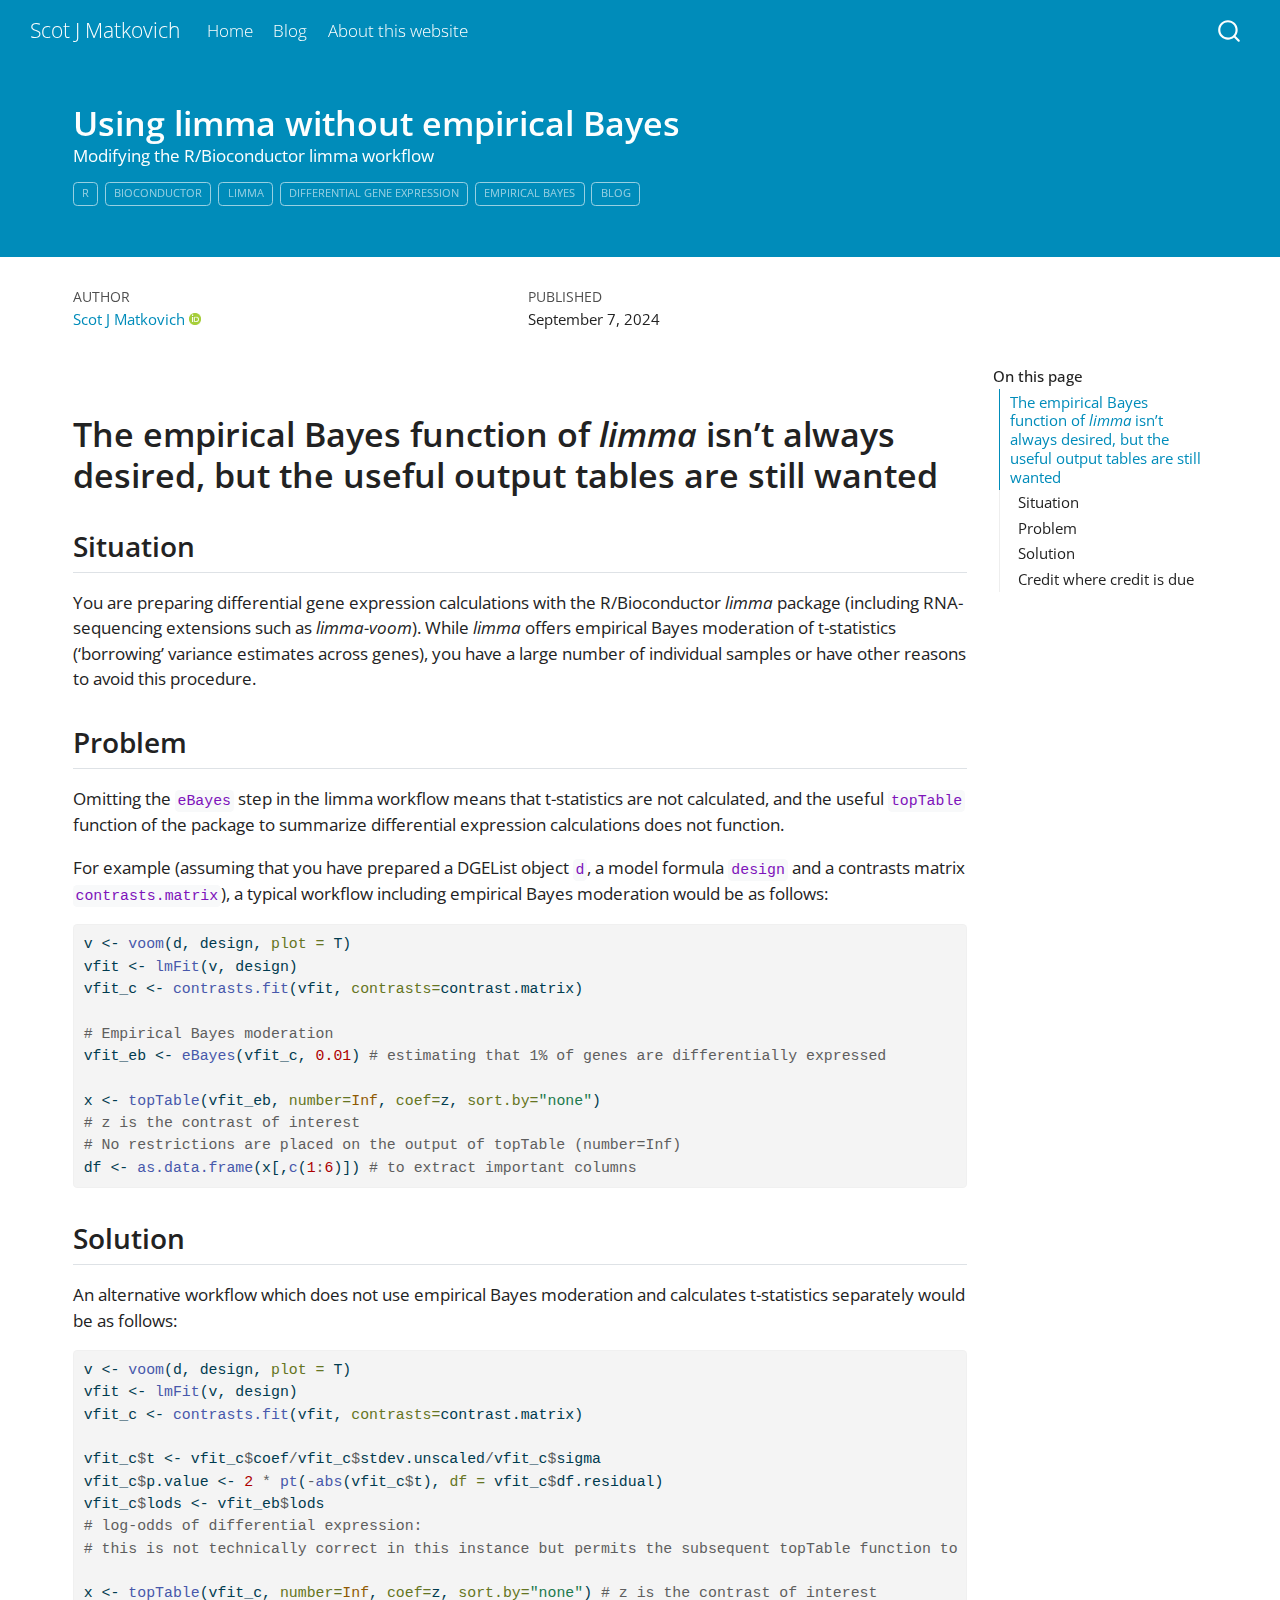
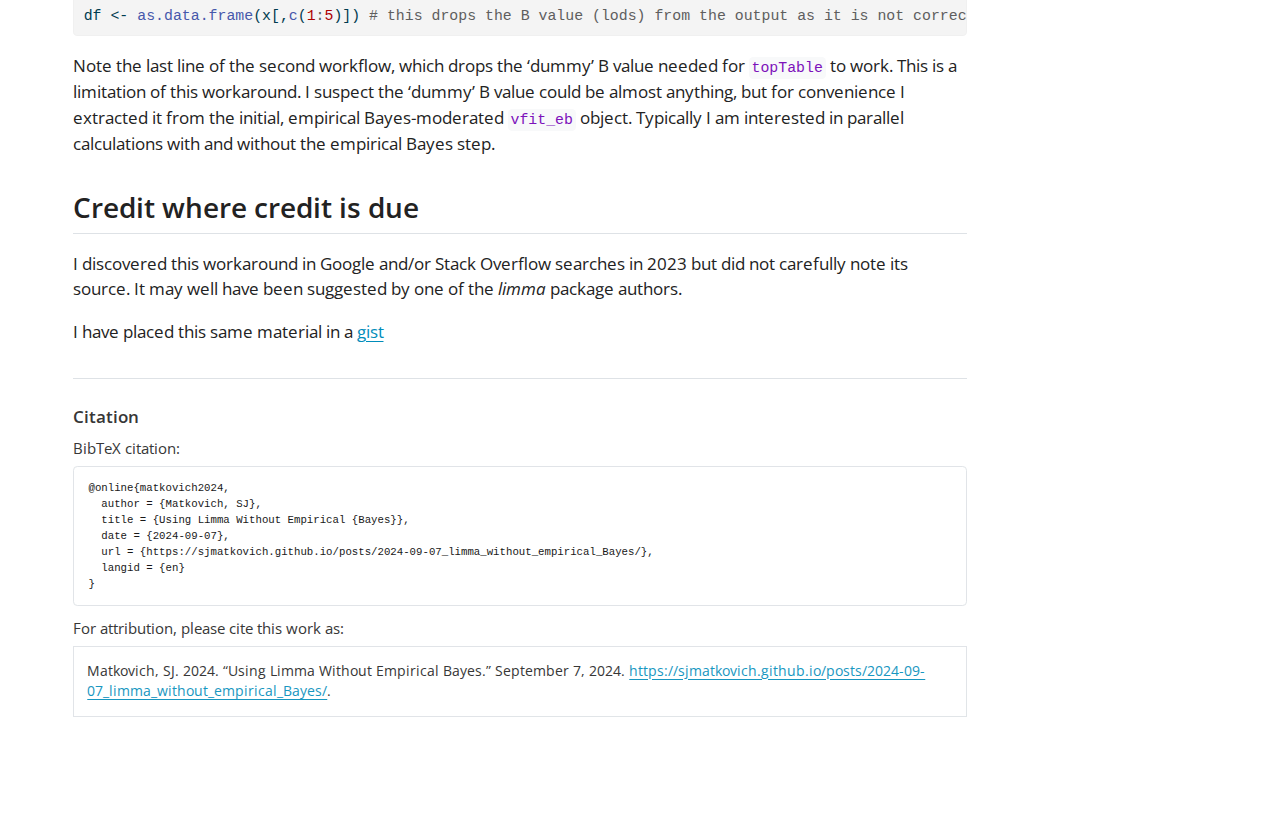
<file: docs/posts/2024-09-07_limma_without_empirical_Bayes/index.html>
<!DOCTYPE html>
<html xmlns="http://www.w3.org/1999/xhtml" lang="en" xml:lang="en"><head>

<meta charset="utf-8">
<meta name="generator" content="quarto-1.5.57">

<meta name="viewport" content="width=device-width, initial-scale=1.0, user-scalable=yes">

<meta name="author" content="Scot J Matkovich">
<meta name="dcterms.date" content="2024-09-07">
<meta name="description" content="Modifying the R/Bioconductor limma workflow">

<title>Using limma without empirical Bayes – Scot J Matkovich</title>
<style>
code{white-space: pre-wrap;}
span.smallcaps{font-variant: small-caps;}
div.columns{display: flex; gap: min(4vw, 1.5em);}
div.column{flex: auto; overflow-x: auto;}
div.hanging-indent{margin-left: 1.5em; text-indent: -1.5em;}
ul.task-list{list-style: none;}
ul.task-list li input[type="checkbox"] {
  width: 0.8em;
  margin: 0 0.8em 0.2em -1em; /* quarto-specific, see https://github.com/quarto-dev/quarto-cli/issues/4556 */ 
  vertical-align: middle;
}
/* CSS for syntax highlighting */
pre > code.sourceCode { white-space: pre; position: relative; }
pre > code.sourceCode > span { line-height: 1.25; }
pre > code.sourceCode > span:empty { height: 1.2em; }
.sourceCode { overflow: visible; }
code.sourceCode > span { color: inherit; text-decoration: inherit; }
div.sourceCode { margin: 1em 0; }
pre.sourceCode { margin: 0; }
@media screen {
div.sourceCode { overflow: auto; }
}
@media print {
pre > code.sourceCode { white-space: pre-wrap; }
pre > code.sourceCode > span { display: inline-block; text-indent: -5em; padding-left: 5em; }
}
pre.numberSource code
  { counter-reset: source-line 0; }
pre.numberSource code > span
  { position: relative; left: -4em; counter-increment: source-line; }
pre.numberSource code > span > a:first-child::before
  { content: counter(source-line);
    position: relative; left: -1em; text-align: right; vertical-align: baseline;
    border: none; display: inline-block;
    -webkit-touch-callout: none; -webkit-user-select: none;
    -khtml-user-select: none; -moz-user-select: none;
    -ms-user-select: none; user-select: none;
    padding: 0 4px; width: 4em;
  }
pre.numberSource { margin-left: 3em;  padding-left: 4px; }
div.sourceCode
  {   }
@media screen {
pre > code.sourceCode > span > a:first-child::before { text-decoration: underline; }
}
</style>


<script src="../../site_libs/quarto-nav/quarto-nav.js"></script>
<script src="../../site_libs/quarto-nav/headroom.min.js"></script>
<script src="../../site_libs/clipboard/clipboard.min.js"></script>
<script src="../../site_libs/quarto-search/autocomplete.umd.js"></script>
<script src="../../site_libs/quarto-search/fuse.min.js"></script>
<script src="../../site_libs/quarto-search/quarto-search.js"></script>
<meta name="quarto:offset" content="../../">
<script src="../../site_libs/quarto-html/quarto.js"></script>
<script src="../../site_libs/quarto-html/popper.min.js"></script>
<script src="../../site_libs/quarto-html/tippy.umd.min.js"></script>
<script src="../../site_libs/quarto-html/anchor.min.js"></script>
<link href="../../site_libs/quarto-html/tippy.css" rel="stylesheet">
<link href="../../site_libs/quarto-html/quarto-syntax-highlighting.css" rel="stylesheet" id="quarto-text-highlighting-styles">
<script src="../../site_libs/bootstrap/bootstrap.min.js"></script>
<link href="../../site_libs/bootstrap/bootstrap-icons.css" rel="stylesheet">
<link href="../../site_libs/bootstrap/bootstrap.min.css" rel="stylesheet" id="quarto-bootstrap" data-mode="light">
<script id="quarto-search-options" type="application/json">{
  "location": "navbar",
  "copy-button": false,
  "collapse-after": 3,
  "panel-placement": "end",
  "type": "overlay",
  "limit": 50,
  "keyboard-shortcut": [
    "f",
    "/",
    "s"
  ],
  "show-item-context": false,
  "language": {
    "search-no-results-text": "No results",
    "search-matching-documents-text": "matching documents",
    "search-copy-link-title": "Copy link to search",
    "search-hide-matches-text": "Hide additional matches",
    "search-more-match-text": "more match in this document",
    "search-more-matches-text": "more matches in this document",
    "search-clear-button-title": "Clear",
    "search-text-placeholder": "",
    "search-detached-cancel-button-title": "Cancel",
    "search-submit-button-title": "Submit",
    "search-label": "Search"
  }
}</script>


<link rel="stylesheet" href="../../styles.css">
</head>

<body class="nav-fixed">

<div id="quarto-search-results"></div>
  <header id="quarto-header" class="headroom fixed-top quarto-banner">
    <nav class="navbar navbar-expand-lg " data-bs-theme="dark">
      <div class="navbar-container container-fluid">
      <div class="navbar-brand-container mx-auto">
    <a class="navbar-brand" href="../../index.html">
    <span class="navbar-title">Scot J Matkovich</span>
    </a>
  </div>
            <div id="quarto-search" class="" title="Search"></div>
          <button class="navbar-toggler" type="button" data-bs-toggle="collapse" data-bs-target="#navbarCollapse" aria-controls="navbarCollapse" role="menu" aria-expanded="false" aria-label="Toggle navigation" onclick="if (window.quartoToggleHeadroom) { window.quartoToggleHeadroom(); }">
  <span class="navbar-toggler-icon"></span>
</button>
          <div class="collapse navbar-collapse" id="navbarCollapse">
            <ul class="navbar-nav navbar-nav-scroll me-auto">
  <li class="nav-item">
    <a class="nav-link" href="../../index.html"> 
<span class="menu-text">Home</span></a>
  </li>  
  <li class="nav-item">
    <a class="nav-link" href="../../posts.html"> 
<span class="menu-text">Blog</span></a>
  </li>  
  <li class="nav-item">
    <a class="nav-link" href="../../about.html"> 
<span class="menu-text">About this website</span></a>
  </li>  
</ul>
          </div> <!-- /navcollapse -->
            <div class="quarto-navbar-tools">
</div>
      </div> <!-- /container-fluid -->
    </nav>
</header>
<!-- content -->
<header id="title-block-header" class="quarto-title-block default page-columns page-full">
  <div class="quarto-title-banner page-columns page-full">
    <div class="quarto-title column-page-left">
      <h1 class="title">Using limma without empirical Bayes</h1>
                  <div>
        <div class="description">
          Modifying the R/Bioconductor limma workflow
        </div>
      </div>
                          <div class="quarto-categories">
                <div class="quarto-category">R</div>
                <div class="quarto-category">Bioconductor</div>
                <div class="quarto-category">limma</div>
                <div class="quarto-category">differential gene expression</div>
                <div class="quarto-category">empirical Bayes</div>
                <div class="quarto-category">blog</div>
              </div>
                  </div>
  </div>
    
  
  <div class="quarto-title-meta column-page-left">

      <div>
      <div class="quarto-title-meta-heading">Author</div>
      <div class="quarto-title-meta-contents">
               <p><a href="https://sjmatkovich.github.io/">Scot J Matkovich</a> <a href="https://orcid.org/0000-0002-7398-6857" class="quarto-title-author-orcid"> <img src="[data-uri]"></a></p>
            </div>
    </div>
      
      <div>
      <div class="quarto-title-meta-heading">Published</div>
      <div class="quarto-title-meta-contents">
        <p class="date">September 7, 2024</p>
      </div>
    </div>
    
      
    </div>
    
  
  </header><div id="quarto-content" class="quarto-container page-columns page-rows-contents page-layout-full page-navbar">
<!-- sidebar -->
<!-- margin-sidebar -->
    <div id="quarto-margin-sidebar" class="sidebar margin-sidebar">
        <nav id="TOC" role="doc-toc" class="toc-active">
    <h2 id="toc-title">On this page</h2>
   
  <ul>
  <li><a href="#the-empirical-bayes-function-of-limma-isnt-always-desired-but-the-useful-output-tables-are-still-wanted" id="toc-the-empirical-bayes-function-of-limma-isnt-always-desired-but-the-useful-output-tables-are-still-wanted" class="nav-link active" data-scroll-target="#the-empirical-bayes-function-of-limma-isnt-always-desired-but-the-useful-output-tables-are-still-wanted">The empirical Bayes function of <em>limma</em> isn’t always desired, but the useful output tables are still wanted</a>
  <ul class="collapse">
  <li><a href="#situation" id="toc-situation" class="nav-link" data-scroll-target="#situation">Situation</a></li>
  <li><a href="#problem" id="toc-problem" class="nav-link" data-scroll-target="#problem">Problem</a></li>
  <li><a href="#solution" id="toc-solution" class="nav-link" data-scroll-target="#solution">Solution</a></li>
  <li><a href="#credit-where-credit-is-due" id="toc-credit-where-credit-is-due" class="nav-link" data-scroll-target="#credit-where-credit-is-due">Credit where credit is due</a></li>
  </ul></li>
  </ul>
</nav>
    </div>
<!-- main -->
<main class="content quarto-banner-title-block column-page-left" id="quarto-document-content">





<section id="the-empirical-bayes-function-of-limma-isnt-always-desired-but-the-useful-output-tables-are-still-wanted" class="level1">
<h1>The empirical Bayes function of <em>limma</em> isn’t always desired, but the useful output tables are still wanted</h1>
<section id="situation" class="level2">
<h2 class="anchored" data-anchor-id="situation">Situation</h2>
<p>You are preparing differential gene expression calculations with the R/Bioconductor <em>limma</em> package (including RNA-sequencing extensions such as <em>limma-voom</em>). While <em>limma</em> offers empirical Bayes moderation of t-statistics (‘borrowing’ variance estimates across genes), you have a large number of individual samples or have other reasons to avoid this procedure.</p>
</section>
<section id="problem" class="level2">
<h2 class="anchored" data-anchor-id="problem">Problem</h2>
<p>Omitting the <code>eBayes</code> step in the limma workflow means that t-statistics are not calculated, and the useful <code>topTable</code> function of the package to summarize differential expression calculations does not function.</p>
<p>For example (assuming that you have prepared a DGEList object <code>d</code>, a model formula <code>design</code> and a contrasts matrix <code>contrasts.matrix</code>), a typical workflow including empirical Bayes moderation would be as follows:</p>
<div class="cell" data-code-copy="true">
<div class="sourceCode cell-code" id="cb1"><pre class="sourceCode r code-with-copy"><code class="sourceCode r"><span id="cb1-1"><a href="#cb1-1" aria-hidden="true" tabindex="-1"></a>v <span class="ot">&lt;-</span> <span class="fu">voom</span>(d, design, <span class="at">plot =</span> T)</span>
<span id="cb1-2"><a href="#cb1-2" aria-hidden="true" tabindex="-1"></a>vfit <span class="ot">&lt;-</span> <span class="fu">lmFit</span>(v, design)</span>
<span id="cb1-3"><a href="#cb1-3" aria-hidden="true" tabindex="-1"></a>vfit_c <span class="ot">&lt;-</span> <span class="fu">contrasts.fit</span>(vfit, <span class="at">contrasts=</span>contrast.matrix)</span>
<span id="cb1-4"><a href="#cb1-4" aria-hidden="true" tabindex="-1"></a></span>
<span id="cb1-5"><a href="#cb1-5" aria-hidden="true" tabindex="-1"></a><span class="co"># Empirical Bayes moderation</span></span>
<span id="cb1-6"><a href="#cb1-6" aria-hidden="true" tabindex="-1"></a>vfit_eb <span class="ot">&lt;-</span> <span class="fu">eBayes</span>(vfit_c, <span class="fl">0.01</span>) <span class="co"># estimating that 1% of genes are differentially expressed</span></span>
<span id="cb1-7"><a href="#cb1-7" aria-hidden="true" tabindex="-1"></a></span>
<span id="cb1-8"><a href="#cb1-8" aria-hidden="true" tabindex="-1"></a>x <span class="ot">&lt;-</span> <span class="fu">topTable</span>(vfit_eb, <span class="at">number=</span><span class="cn">Inf</span>, <span class="at">coef=</span>z, <span class="at">sort.by=</span><span class="st">"none"</span>)</span>
<span id="cb1-9"><a href="#cb1-9" aria-hidden="true" tabindex="-1"></a><span class="co"># z is the contrast of interest</span></span>
<span id="cb1-10"><a href="#cb1-10" aria-hidden="true" tabindex="-1"></a><span class="co"># No restrictions are placed on the output of topTable (number=Inf)</span></span>
<span id="cb1-11"><a href="#cb1-11" aria-hidden="true" tabindex="-1"></a>df <span class="ot">&lt;-</span> <span class="fu">as.data.frame</span>(x[,<span class="fu">c</span>(<span class="dv">1</span><span class="sc">:</span><span class="dv">6</span>)]) <span class="co"># to extract important columns</span></span></code><button title="Copy to Clipboard" class="code-copy-button"><i class="bi"></i></button></pre></div>
</div>
</section>
<section id="solution" class="level2">
<h2 class="anchored" data-anchor-id="solution">Solution</h2>
<p>An alternative workflow which does not use empirical Bayes moderation and calculates t-statistics separately would be as follows:</p>
<div class="cell" data-code-copy="true">
<div class="sourceCode cell-code" id="cb2"><pre class="sourceCode r code-with-copy"><code class="sourceCode r"><span id="cb2-1"><a href="#cb2-1" aria-hidden="true" tabindex="-1"></a>v <span class="ot">&lt;-</span> <span class="fu">voom</span>(d, design, <span class="at">plot =</span> T)</span>
<span id="cb2-2"><a href="#cb2-2" aria-hidden="true" tabindex="-1"></a>vfit <span class="ot">&lt;-</span> <span class="fu">lmFit</span>(v, design)</span>
<span id="cb2-3"><a href="#cb2-3" aria-hidden="true" tabindex="-1"></a>vfit_c <span class="ot">&lt;-</span> <span class="fu">contrasts.fit</span>(vfit, <span class="at">contrasts=</span>contrast.matrix)</span>
<span id="cb2-4"><a href="#cb2-4" aria-hidden="true" tabindex="-1"></a></span>
<span id="cb2-5"><a href="#cb2-5" aria-hidden="true" tabindex="-1"></a>vfit_c<span class="sc">$</span>t <span class="ot">&lt;-</span> vfit_c<span class="sc">$</span>coef<span class="sc">/</span>vfit_c<span class="sc">$</span>stdev.unscaled<span class="sc">/</span>vfit_c<span class="sc">$</span>sigma</span>
<span id="cb2-6"><a href="#cb2-6" aria-hidden="true" tabindex="-1"></a>vfit_c<span class="sc">$</span>p.value <span class="ot">&lt;-</span> <span class="dv">2</span> <span class="sc">*</span> <span class="fu">pt</span>(<span class="sc">-</span><span class="fu">abs</span>(vfit_c<span class="sc">$</span>t), <span class="at">df =</span> vfit_c<span class="sc">$</span>df.residual)</span>
<span id="cb2-7"><a href="#cb2-7" aria-hidden="true" tabindex="-1"></a>vfit_c<span class="sc">$</span>lods <span class="ot">&lt;-</span> vfit_eb<span class="sc">$</span>lods</span>
<span id="cb2-8"><a href="#cb2-8" aria-hidden="true" tabindex="-1"></a><span class="co"># log-odds of differential expression:</span></span>
<span id="cb2-9"><a href="#cb2-9" aria-hidden="true" tabindex="-1"></a><span class="co"># this is not technically correct in this instance but permits the subsequent topTable function to work</span></span>
<span id="cb2-10"><a href="#cb2-10" aria-hidden="true" tabindex="-1"></a></span>
<span id="cb2-11"><a href="#cb2-11" aria-hidden="true" tabindex="-1"></a>x <span class="ot">&lt;-</span> <span class="fu">topTable</span>(vfit_c, <span class="at">number=</span><span class="cn">Inf</span>, <span class="at">coef=</span>z, <span class="at">sort.by=</span><span class="st">"none"</span>) <span class="co"># z is the contrast of interest</span></span>
<span id="cb2-12"><a href="#cb2-12" aria-hidden="true" tabindex="-1"></a>df <span class="ot">&lt;-</span> <span class="fu">as.data.frame</span>(x[,<span class="fu">c</span>(<span class="dv">1</span><span class="sc">:</span><span class="dv">5</span>)]) <span class="co"># this drops the B value (lods) from the output as it is not correct</span></span></code><button title="Copy to Clipboard" class="code-copy-button"><i class="bi"></i></button></pre></div>
</div>
<p>Note the last line of the second workflow, which drops the ‘dummy’ B value needed for <code>topTable</code> to work. This is a limitation of this workaround. I suspect the ‘dummy’ B value could be almost anything, but for convenience I extracted it from the initial, empirical Bayes-moderated <code>vfit_eb</code> object. Typically I am interested in parallel calculations with and without the empirical Bayes step.</p>
</section>
<section id="credit-where-credit-is-due" class="level2">
<h2 class="anchored" data-anchor-id="credit-where-credit-is-due">Credit where credit is due</h2>
<p>I discovered this workaround in Google and/or Stack Overflow searches in 2023 but did not carefully note its source. It may well have been suggested by one of the <em>limma</em> package authors.</p>
<p>I have placed this same material in a <a href="https://gist.github.com/sjmatkovich/19a31d1eaec20bdb18b841c58faf04c6" title="limma without eBayes 2024">gist</a></p>


</section>
</section>

<div id="quarto-appendix" class="default"><section class="quarto-appendix-contents" id="quarto-citation"><h2 class="anchored quarto-appendix-heading">Citation</h2><div><div class="quarto-appendix-secondary-label">BibTeX citation:</div><pre class="sourceCode code-with-copy quarto-appendix-bibtex"><code class="sourceCode bibtex">@online{matkovich2024,
  author = {Matkovich, SJ},
  title = {Using Limma Without Empirical {Bayes}},
  date = {2024-09-07},
  url = {https://sjmatkovich.github.io/posts/2024-09-07_limma_without_empirical_Bayes/},
  langid = {en}
}
</code><button title="Copy to Clipboard" class="code-copy-button"><i class="bi"></i></button></pre><div class="quarto-appendix-secondary-label">For attribution, please cite this work as:</div><div id="ref-matkovich2024" class="csl-entry quarto-appendix-citeas" role="listitem">
Matkovich, SJ. 2024. <span>“Using Limma Without Empirical Bayes.”</span>
September 7, 2024. <a href="https://sjmatkovich.github.io/posts/2024-09-07_limma_without_empirical_Bayes/">https://sjmatkovich.github.io/posts/2024-09-07_limma_without_empirical_Bayes/</a>.
</div></div></section></div></main> <!-- /main -->
<script id="quarto-html-after-body" type="application/javascript">
window.document.addEventListener("DOMContentLoaded", function (event) {
  const toggleBodyColorMode = (bsSheetEl) => {
    const mode = bsSheetEl.getAttribute("data-mode");
    const bodyEl = window.document.querySelector("body");
    if (mode === "dark") {
      bodyEl.classList.add("quarto-dark");
      bodyEl.classList.remove("quarto-light");
    } else {
      bodyEl.classList.add("quarto-light");
      bodyEl.classList.remove("quarto-dark");
    }
  }
  const toggleBodyColorPrimary = () => {
    const bsSheetEl = window.document.querySelector("link#quarto-bootstrap");
    if (bsSheetEl) {
      toggleBodyColorMode(bsSheetEl);
    }
  }
  toggleBodyColorPrimary();  
  const icon = "";
  const anchorJS = new window.AnchorJS();
  anchorJS.options = {
    placement: 'right',
    icon: icon
  };
  anchorJS.add('.anchored');
  const isCodeAnnotation = (el) => {
    for (const clz of el.classList) {
      if (clz.startsWith('code-annotation-')) {                     
        return true;
      }
    }
    return false;
  }
  const onCopySuccess = function(e) {
    // button target
    const button = e.trigger;
    // don't keep focus
    button.blur();
    // flash "checked"
    button.classList.add('code-copy-button-checked');
    var currentTitle = button.getAttribute("title");
    button.setAttribute("title", "Copied!");
    let tooltip;
    if (window.bootstrap) {
      button.setAttribute("data-bs-toggle", "tooltip");
      button.setAttribute("data-bs-placement", "left");
      button.setAttribute("data-bs-title", "Copied!");
      tooltip = new bootstrap.Tooltip(button, 
        { trigger: "manual", 
          customClass: "code-copy-button-tooltip",
          offset: [0, -8]});
      tooltip.show();    
    }
    setTimeout(function() {
      if (tooltip) {
        tooltip.hide();
        button.removeAttribute("data-bs-title");
        button.removeAttribute("data-bs-toggle");
        button.removeAttribute("data-bs-placement");
      }
      button.setAttribute("title", currentTitle);
      button.classList.remove('code-copy-button-checked');
    }, 1000);
    // clear code selection
    e.clearSelection();
  }
  const getTextToCopy = function(trigger) {
      const codeEl = trigger.previousElementSibling.cloneNode(true);
      for (const childEl of codeEl.children) {
        if (isCodeAnnotation(childEl)) {
          childEl.remove();
        }
      }
      return codeEl.innerText;
  }
  const clipboard = new window.ClipboardJS('.code-copy-button:not([data-in-quarto-modal])', {
    text: getTextToCopy
  });
  clipboard.on('success', onCopySuccess);
  if (window.document.getElementById('quarto-embedded-source-code-modal')) {
    // For code content inside modals, clipBoardJS needs to be initialized with a container option
    // TODO: Check when it could be a function (https://github.com/zenorocha/clipboard.js/issues/860)
    const clipboardModal = new window.ClipboardJS('.code-copy-button[data-in-quarto-modal]', {
      text: getTextToCopy,
      container: window.document.getElementById('quarto-embedded-source-code-modal')
    });
    clipboardModal.on('success', onCopySuccess);
  }
    var localhostRegex = new RegExp(/^(?:http|https):\/\/localhost\:?[0-9]*\//);
    var mailtoRegex = new RegExp(/^mailto:/);
      var filterRegex = new RegExp('/' + window.location.host + '/');
    var isInternal = (href) => {
        return filterRegex.test(href) || localhostRegex.test(href) || mailtoRegex.test(href);
    }
    // Inspect non-navigation links and adorn them if external
 	var links = window.document.querySelectorAll('a[href]:not(.nav-link):not(.navbar-brand):not(.toc-action):not(.sidebar-link):not(.sidebar-item-toggle):not(.pagination-link):not(.no-external):not([aria-hidden]):not(.dropdown-item):not(.quarto-navigation-tool):not(.about-link)');
    for (var i=0; i<links.length; i++) {
      const link = links[i];
      if (!isInternal(link.href)) {
        // undo the damage that might have been done by quarto-nav.js in the case of
        // links that we want to consider external
        if (link.dataset.originalHref !== undefined) {
          link.href = link.dataset.originalHref;
        }
      }
    }
  function tippyHover(el, contentFn, onTriggerFn, onUntriggerFn) {
    const config = {
      allowHTML: true,
      maxWidth: 500,
      delay: 100,
      arrow: false,
      appendTo: function(el) {
          return el.parentElement;
      },
      interactive: true,
      interactiveBorder: 10,
      theme: 'quarto',
      placement: 'bottom-start',
    };
    if (contentFn) {
      config.content = contentFn;
    }
    if (onTriggerFn) {
      config.onTrigger = onTriggerFn;
    }
    if (onUntriggerFn) {
      config.onUntrigger = onUntriggerFn;
    }
    window.tippy(el, config); 
  }
  const noterefs = window.document.querySelectorAll('a[role="doc-noteref"]');
  for (var i=0; i<noterefs.length; i++) {
    const ref = noterefs[i];
    tippyHover(ref, function() {
      // use id or data attribute instead here
      let href = ref.getAttribute('data-footnote-href') || ref.getAttribute('href');
      try { href = new URL(href).hash; } catch {}
      const id = href.replace(/^#\/?/, "");
      const note = window.document.getElementById(id);
      if (note) {
        return note.innerHTML;
      } else {
        return "";
      }
    });
  }
  const xrefs = window.document.querySelectorAll('a.quarto-xref');
  const processXRef = (id, note) => {
    // Strip column container classes
    const stripColumnClz = (el) => {
      el.classList.remove("page-full", "page-columns");
      if (el.children) {
        for (const child of el.children) {
          stripColumnClz(child);
        }
      }
    }
    stripColumnClz(note)
    if (id === null || id.startsWith('sec-')) {
      // Special case sections, only their first couple elements
      const container = document.createElement("div");
      if (note.children && note.children.length > 2) {
        container.appendChild(note.children[0].cloneNode(true));
        for (let i = 1; i < note.children.length; i++) {
          const child = note.children[i];
          if (child.tagName === "P" && child.innerText === "") {
            continue;
          } else {
            container.appendChild(child.cloneNode(true));
            break;
          }
        }
        if (window.Quarto?.typesetMath) {
          window.Quarto.typesetMath(container);
        }
        return container.innerHTML
      } else {
        if (window.Quarto?.typesetMath) {
          window.Quarto.typesetMath(note);
        }
        return note.innerHTML;
      }
    } else {
      // Remove any anchor links if they are present
      const anchorLink = note.querySelector('a.anchorjs-link');
      if (anchorLink) {
        anchorLink.remove();
      }
      if (window.Quarto?.typesetMath) {
        window.Quarto.typesetMath(note);
      }
      // TODO in 1.5, we should make sure this works without a callout special case
      if (note.classList.contains("callout")) {
        return note.outerHTML;
      } else {
        return note.innerHTML;
      }
    }
  }
  for (var i=0; i<xrefs.length; i++) {
    const xref = xrefs[i];
    tippyHover(xref, undefined, function(instance) {
      instance.disable();
      let url = xref.getAttribute('href');
      let hash = undefined; 
      if (url.startsWith('#')) {
        hash = url;
      } else {
        try { hash = new URL(url).hash; } catch {}
      }
      if (hash) {
        const id = hash.replace(/^#\/?/, "");
        const note = window.document.getElementById(id);
        if (note !== null) {
          try {
            const html = processXRef(id, note.cloneNode(true));
            instance.setContent(html);
          } finally {
            instance.enable();
            instance.show();
          }
        } else {
          // See if we can fetch this
          fetch(url.split('#')[0])
          .then(res => res.text())
          .then(html => {
            const parser = new DOMParser();
            const htmlDoc = parser.parseFromString(html, "text/html");
            const note = htmlDoc.getElementById(id);
            if (note !== null) {
              const html = processXRef(id, note);
              instance.setContent(html);
            } 
          }).finally(() => {
            instance.enable();
            instance.show();
          });
        }
      } else {
        // See if we can fetch a full url (with no hash to target)
        // This is a special case and we should probably do some content thinning / targeting
        fetch(url)
        .then(res => res.text())
        .then(html => {
          const parser = new DOMParser();
          const htmlDoc = parser.parseFromString(html, "text/html");
          const note = htmlDoc.querySelector('main.content');
          if (note !== null) {
            // This should only happen for chapter cross references
            // (since there is no id in the URL)
            // remove the first header
            if (note.children.length > 0 && note.children[0].tagName === "HEADER") {
              note.children[0].remove();
            }
            const html = processXRef(null, note);
            instance.setContent(html);
          } 
        }).finally(() => {
          instance.enable();
          instance.show();
        });
      }
    }, function(instance) {
    });
  }
      let selectedAnnoteEl;
      const selectorForAnnotation = ( cell, annotation) => {
        let cellAttr = 'data-code-cell="' + cell + '"';
        let lineAttr = 'data-code-annotation="' +  annotation + '"';
        const selector = 'span[' + cellAttr + '][' + lineAttr + ']';
        return selector;
      }
      const selectCodeLines = (annoteEl) => {
        const doc = window.document;
        const targetCell = annoteEl.getAttribute("data-target-cell");
        const targetAnnotation = annoteEl.getAttribute("data-target-annotation");
        const annoteSpan = window.document.querySelector(selectorForAnnotation(targetCell, targetAnnotation));
        const lines = annoteSpan.getAttribute("data-code-lines").split(",");
        const lineIds = lines.map((line) => {
          return targetCell + "-" + line;
        })
        let top = null;
        let height = null;
        let parent = null;
        if (lineIds.length > 0) {
            //compute the position of the single el (top and bottom and make a div)
            const el = window.document.getElementById(lineIds[0]);
            top = el.offsetTop;
            height = el.offsetHeight;
            parent = el.parentElement.parentElement;
          if (lineIds.length > 1) {
            const lastEl = window.document.getElementById(lineIds[lineIds.length - 1]);
            const bottom = lastEl.offsetTop + lastEl.offsetHeight;
            height = bottom - top;
          }
          if (top !== null && height !== null && parent !== null) {
            // cook up a div (if necessary) and position it 
            let div = window.document.getElementById("code-annotation-line-highlight");
            if (div === null) {
              div = window.document.createElement("div");
              div.setAttribute("id", "code-annotation-line-highlight");
              div.style.position = 'absolute';
              parent.appendChild(div);
            }
            div.style.top = top - 2 + "px";
            div.style.height = height + 4 + "px";
            div.style.left = 0;
            let gutterDiv = window.document.getElementById("code-annotation-line-highlight-gutter");
            if (gutterDiv === null) {
              gutterDiv = window.document.createElement("div");
              gutterDiv.setAttribute("id", "code-annotation-line-highlight-gutter");
              gutterDiv.style.position = 'absolute';
              const codeCell = window.document.getElementById(targetCell);
              const gutter = codeCell.querySelector('.code-annotation-gutter');
              gutter.appendChild(gutterDiv);
            }
            gutterDiv.style.top = top - 2 + "px";
            gutterDiv.style.height = height + 4 + "px";
          }
          selectedAnnoteEl = annoteEl;
        }
      };
      const unselectCodeLines = () => {
        const elementsIds = ["code-annotation-line-highlight", "code-annotation-line-highlight-gutter"];
        elementsIds.forEach((elId) => {
          const div = window.document.getElementById(elId);
          if (div) {
            div.remove();
          }
        });
        selectedAnnoteEl = undefined;
      };
        // Handle positioning of the toggle
    window.addEventListener(
      "resize",
      throttle(() => {
        elRect = undefined;
        if (selectedAnnoteEl) {
          selectCodeLines(selectedAnnoteEl);
        }
      }, 10)
    );
    function throttle(fn, ms) {
    let throttle = false;
    let timer;
      return (...args) => {
        if(!throttle) { // first call gets through
            fn.apply(this, args);
            throttle = true;
        } else { // all the others get throttled
            if(timer) clearTimeout(timer); // cancel #2
            timer = setTimeout(() => {
              fn.apply(this, args);
              timer = throttle = false;
            }, ms);
        }
      };
    }
      // Attach click handler to the DT
      const annoteDls = window.document.querySelectorAll('dt[data-target-cell]');
      for (const annoteDlNode of annoteDls) {
        annoteDlNode.addEventListener('click', (event) => {
          const clickedEl = event.target;
          if (clickedEl !== selectedAnnoteEl) {
            unselectCodeLines();
            const activeEl = window.document.querySelector('dt[data-target-cell].code-annotation-active');
            if (activeEl) {
              activeEl.classList.remove('code-annotation-active');
            }
            selectCodeLines(clickedEl);
            clickedEl.classList.add('code-annotation-active');
          } else {
            // Unselect the line
            unselectCodeLines();
            clickedEl.classList.remove('code-annotation-active');
          }
        });
      }
  const findCites = (el) => {
    const parentEl = el.parentElement;
    if (parentEl) {
      const cites = parentEl.dataset.cites;
      if (cites) {
        return {
          el,
          cites: cites.split(' ')
        };
      } else {
        return findCites(el.parentElement)
      }
    } else {
      return undefined;
    }
  };
  var bibliorefs = window.document.querySelectorAll('a[role="doc-biblioref"]');
  for (var i=0; i<bibliorefs.length; i++) {
    const ref = bibliorefs[i];
    const citeInfo = findCites(ref);
    if (citeInfo) {
      tippyHover(citeInfo.el, function() {
        var popup = window.document.createElement('div');
        citeInfo.cites.forEach(function(cite) {
          var citeDiv = window.document.createElement('div');
          citeDiv.classList.add('hanging-indent');
          citeDiv.classList.add('csl-entry');
          var biblioDiv = window.document.getElementById('ref-' + cite);
          if (biblioDiv) {
            citeDiv.innerHTML = biblioDiv.innerHTML;
          }
          popup.appendChild(citeDiv);
        });
        return popup.innerHTML;
      });
    }
  }
});
</script>
</div> <!-- /content -->




</body></html>
</file>
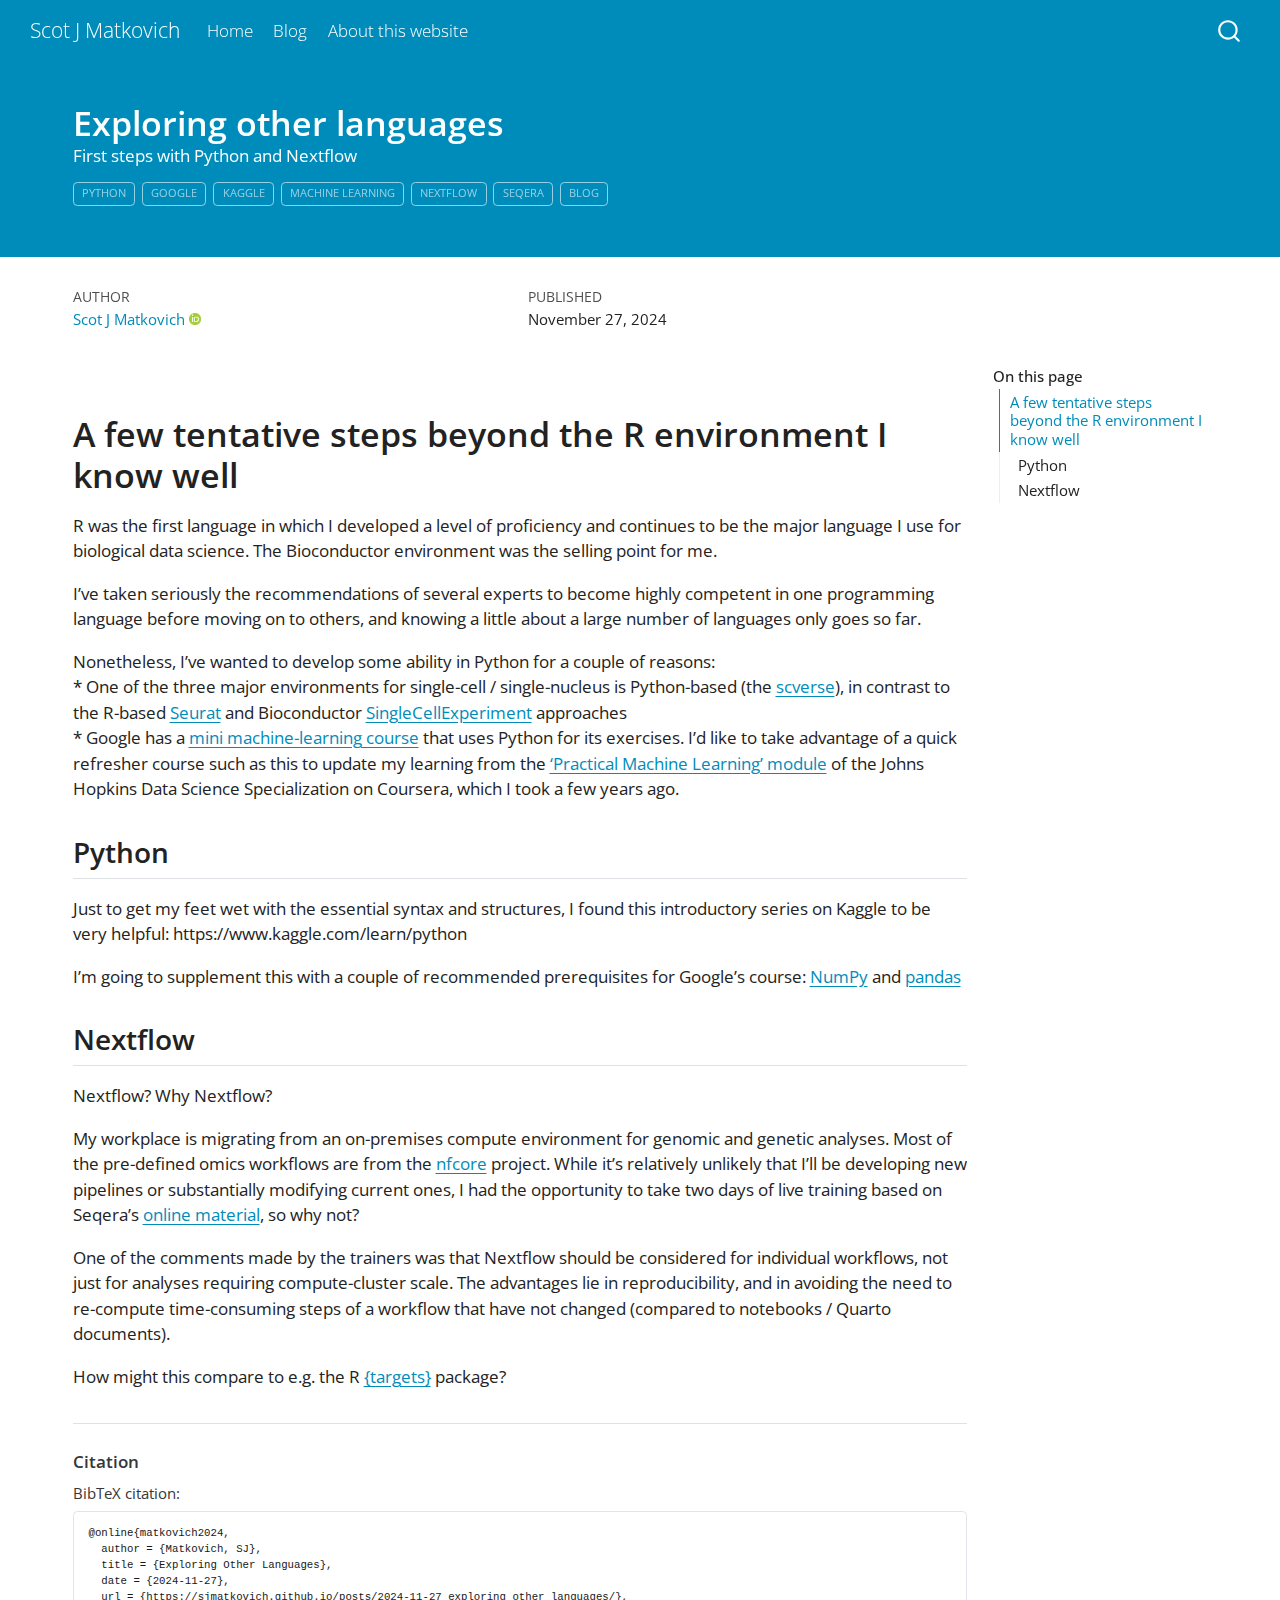
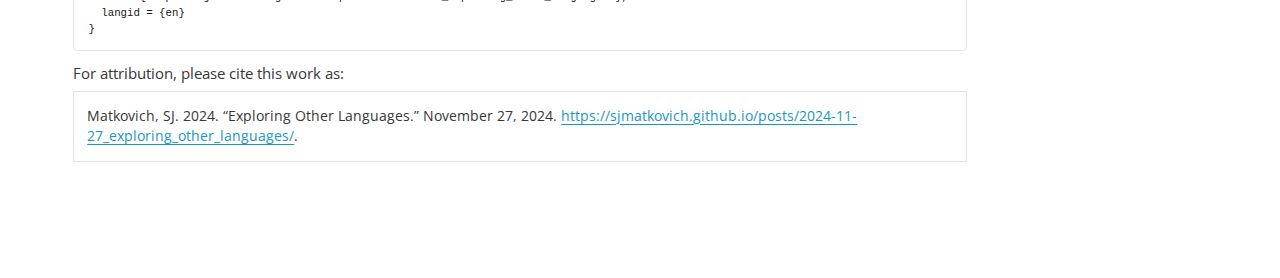
<file: docs/posts/2024-11-27_exploring_other_languages/index.html>
<!DOCTYPE html>
<html xmlns="http://www.w3.org/1999/xhtml" lang="en" xml:lang="en"><head>

<meta charset="utf-8">
<meta name="generator" content="quarto-1.5.57">

<meta name="viewport" content="width=device-width, initial-scale=1.0, user-scalable=yes">

<meta name="author" content="Scot J Matkovich">
<meta name="dcterms.date" content="2024-11-27">
<meta name="description" content="First steps with Python and Nextflow">

<title>Exploring other languages – Scot J Matkovich</title>
<style>
code{white-space: pre-wrap;}
span.smallcaps{font-variant: small-caps;}
div.columns{display: flex; gap: min(4vw, 1.5em);}
div.column{flex: auto; overflow-x: auto;}
div.hanging-indent{margin-left: 1.5em; text-indent: -1.5em;}
ul.task-list{list-style: none;}
ul.task-list li input[type="checkbox"] {
  width: 0.8em;
  margin: 0 0.8em 0.2em -1em; /* quarto-specific, see https://github.com/quarto-dev/quarto-cli/issues/4556 */ 
  vertical-align: middle;
}
</style>


<script src="../../site_libs/quarto-nav/quarto-nav.js"></script>
<script src="../../site_libs/quarto-nav/headroom.min.js"></script>
<script src="../../site_libs/clipboard/clipboard.min.js"></script>
<script src="../../site_libs/quarto-search/autocomplete.umd.js"></script>
<script src="../../site_libs/quarto-search/fuse.min.js"></script>
<script src="../../site_libs/quarto-search/quarto-search.js"></script>
<meta name="quarto:offset" content="../../">
<script src="../../site_libs/quarto-html/quarto.js"></script>
<script src="../../site_libs/quarto-html/popper.min.js"></script>
<script src="../../site_libs/quarto-html/tippy.umd.min.js"></script>
<script src="../../site_libs/quarto-html/anchor.min.js"></script>
<link href="../../site_libs/quarto-html/tippy.css" rel="stylesheet">
<link href="../../site_libs/quarto-html/quarto-syntax-highlighting.css" rel="stylesheet" id="quarto-text-highlighting-styles">
<script src="../../site_libs/bootstrap/bootstrap.min.js"></script>
<link href="../../site_libs/bootstrap/bootstrap-icons.css" rel="stylesheet">
<link href="../../site_libs/bootstrap/bootstrap.min.css" rel="stylesheet" id="quarto-bootstrap" data-mode="light">
<script id="quarto-search-options" type="application/json">{
  "location": "navbar",
  "copy-button": false,
  "collapse-after": 3,
  "panel-placement": "end",
  "type": "overlay",
  "limit": 50,
  "keyboard-shortcut": [
    "f",
    "/",
    "s"
  ],
  "show-item-context": false,
  "language": {
    "search-no-results-text": "No results",
    "search-matching-documents-text": "matching documents",
    "search-copy-link-title": "Copy link to search",
    "search-hide-matches-text": "Hide additional matches",
    "search-more-match-text": "more match in this document",
    "search-more-matches-text": "more matches in this document",
    "search-clear-button-title": "Clear",
    "search-text-placeholder": "",
    "search-detached-cancel-button-title": "Cancel",
    "search-submit-button-title": "Submit",
    "search-label": "Search"
  }
}</script>


<link rel="stylesheet" href="../../styles.css">
</head>

<body class="nav-fixed">

<div id="quarto-search-results"></div>
  <header id="quarto-header" class="headroom fixed-top quarto-banner">
    <nav class="navbar navbar-expand-lg " data-bs-theme="dark">
      <div class="navbar-container container-fluid">
      <div class="navbar-brand-container mx-auto">
    <a class="navbar-brand" href="../../index.html">
    <span class="navbar-title">Scot J Matkovich</span>
    </a>
  </div>
            <div id="quarto-search" class="" title="Search"></div>
          <button class="navbar-toggler" type="button" data-bs-toggle="collapse" data-bs-target="#navbarCollapse" aria-controls="navbarCollapse" role="menu" aria-expanded="false" aria-label="Toggle navigation" onclick="if (window.quartoToggleHeadroom) { window.quartoToggleHeadroom(); }">
  <span class="navbar-toggler-icon"></span>
</button>
          <div class="collapse navbar-collapse" id="navbarCollapse">
            <ul class="navbar-nav navbar-nav-scroll me-auto">
  <li class="nav-item">
    <a class="nav-link" href="../../index.html"> 
<span class="menu-text">Home</span></a>
  </li>  
  <li class="nav-item">
    <a class="nav-link" href="../../posts.html"> 
<span class="menu-text">Blog</span></a>
  </li>  
  <li class="nav-item">
    <a class="nav-link" href="../../about.html"> 
<span class="menu-text">About this website</span></a>
  </li>  
</ul>
          </div> <!-- /navcollapse -->
            <div class="quarto-navbar-tools">
</div>
      </div> <!-- /container-fluid -->
    </nav>
</header>
<!-- content -->
<header id="title-block-header" class="quarto-title-block default page-columns page-full">
  <div class="quarto-title-banner page-columns page-full">
    <div class="quarto-title column-page-left">
      <h1 class="title">Exploring other languages</h1>
                  <div>
        <div class="description">
          First steps with Python and Nextflow
        </div>
      </div>
                          <div class="quarto-categories">
                <div class="quarto-category">Python</div>
                <div class="quarto-category">Google</div>
                <div class="quarto-category">Kaggle</div>
                <div class="quarto-category">machine learning</div>
                <div class="quarto-category">Nextflow</div>
                <div class="quarto-category">Seqera</div>
                <div class="quarto-category">blog</div>
              </div>
                  </div>
  </div>
    
  
  <div class="quarto-title-meta column-page-left">

      <div>
      <div class="quarto-title-meta-heading">Author</div>
      <div class="quarto-title-meta-contents">
               <p><a href="https://sjmatkovich.github.io/">Scot J Matkovich</a> <a href="https://orcid.org/0000-0002-7398-6857" class="quarto-title-author-orcid"> <img src="[data-uri]"></a></p>
            </div>
    </div>
      
      <div>
      <div class="quarto-title-meta-heading">Published</div>
      <div class="quarto-title-meta-contents">
        <p class="date">November 27, 2024</p>
      </div>
    </div>
    
      
    </div>
    
  
  </header><div id="quarto-content" class="quarto-container page-columns page-rows-contents page-layout-full page-navbar">
<!-- sidebar -->
<!-- margin-sidebar -->
    <div id="quarto-margin-sidebar" class="sidebar margin-sidebar">
        <nav id="TOC" role="doc-toc" class="toc-active">
    <h2 id="toc-title">On this page</h2>
   
  <ul>
  <li><a href="#a-few-tentative-steps-beyond-the-r-environment-i-know-well" id="toc-a-few-tentative-steps-beyond-the-r-environment-i-know-well" class="nav-link active" data-scroll-target="#a-few-tentative-steps-beyond-the-r-environment-i-know-well">A few tentative steps beyond the R environment I know well</a>
  <ul class="collapse">
  <li><a href="#python" id="toc-python" class="nav-link" data-scroll-target="#python">Python</a></li>
  <li><a href="#nextflow" id="toc-nextflow" class="nav-link" data-scroll-target="#nextflow">Nextflow</a></li>
  </ul></li>
  </ul>
</nav>
    </div>
<!-- main -->
<main class="content quarto-banner-title-block column-page-left" id="quarto-document-content">





<section id="a-few-tentative-steps-beyond-the-r-environment-i-know-well" class="level1">
<h1>A few tentative steps beyond the R environment I know well</h1>
<p>R was the first language in which I developed a level of proficiency and continues to be the major language I use for biological data science. The Bioconductor environment was the selling point for me.<br>
</p>
<p>I’ve taken seriously the recommendations of several experts to become highly competent in one programming language before moving on to others, and knowing a little about a large number of languages only goes so far.<br>
</p>
<p>Nonetheless, I’ve wanted to develop some ability in Python for a couple of reasons:<br>
* One of the three major environments for single-cell / single-nucleus is Python-based (the <a href="https://scverse.org/">scverse</a>), in contrast to the R-based <a href="https://satijalab.org/seurat/">Seurat</a> and Bioconductor <a href="https://bioconductor.org/books/release/OSCA/">SingleCellExperiment</a> approaches<br>
* Google has a <a href="https://developers.google.com/machine-learning/crash-course">mini machine-learning course</a> that uses Python for its exercises. I’d like to take advantage of a quick refresher course such as this to update my learning from the <a href="https://www.coursera.org/learn/practical-machine-learning?specialization=jhu-data-science">‘Practical Machine Learning’ module</a> of the Johns Hopkins Data Science Specialization on Coursera, which I took a few years ago.</p>
<section id="python" class="level2">
<h2 class="anchored" data-anchor-id="python">Python</h2>
<p>Just to get my feet wet with the essential syntax and structures, I found this introductory series on Kaggle to be very helpful: https://www.kaggle.com/learn/python</p>
<p>I’m going to supplement this with a couple of recommended prerequisites for Google’s course: <a href="https://colab.research.google.com/github/google/eng-edu/blob/main/ml/cc/exercises/numpy_ultraquick_tutorial.ipynb?utm_source=mlcc&amp;utm_campaign=colab-external&amp;utm_medium=referral&amp;utm_content=mlcc-prework&amp;hl=en">NumPy</a> and <a href="https://colab.research.google.com/github/google/eng-edu/blob/main/ml/cc/exercises/pandas_dataframe_ultraquick_tutorial.ipynb?utm_source=mlcc&amp;utm_campaign=colab-external&amp;utm_medium=referral&amp;utm_content=mlcc-prework&amp;hl=en">pandas</a></p>
</section>
<section id="nextflow" class="level2">
<h2 class="anchored" data-anchor-id="nextflow">Nextflow</h2>
<p>Nextflow? Why Nextflow?</p>
<p>My workplace is migrating from an on-premises compute environment for genomic and genetic analyses. Most of the pre-defined omics workflows are from the <a href="https://nf-co.re/">nfcore</a> project. While it’s relatively unlikely that I’ll be developing new pipelines or substantially modifying current ones, I had the opportunity to take two days of live training based on Seqera’s <a href="https://training.nextflow.io/#in-depth-nextflow-training">online material</a>, so why not?<br>
</p>
<p>One of the comments made by the trainers was that Nextflow should be considered for individual workflows, not just for analyses requiring compute-cluster scale. The advantages lie in reproducibility, and in avoiding the need to re-compute time-consuming steps of a workflow that have not changed (compared to notebooks / Quarto documents).<br>
</p>
<p>How might this compare to e.g.&nbsp;the R <a href="https://github.com/ropensci/targets">{targets}</a> package?</p>


</section>
</section>

<div id="quarto-appendix" class="default"><section class="quarto-appendix-contents" id="quarto-citation"><h2 class="anchored quarto-appendix-heading">Citation</h2><div><div class="quarto-appendix-secondary-label">BibTeX citation:</div><pre class="sourceCode code-with-copy quarto-appendix-bibtex"><code class="sourceCode bibtex">@online{matkovich2024,
  author = {Matkovich, SJ},
  title = {Exploring Other Languages},
  date = {2024-11-27},
  url = {https://sjmatkovich.github.io/posts/2024-11-27_exploring_other_languages/},
  langid = {en}
}
</code><button title="Copy to Clipboard" class="code-copy-button"><i class="bi"></i></button></pre><div class="quarto-appendix-secondary-label">For attribution, please cite this work as:</div><div id="ref-matkovich2024" class="csl-entry quarto-appendix-citeas" role="listitem">
Matkovich, SJ. 2024. <span>“Exploring Other Languages.”</span> November
27, 2024. <a href="https://sjmatkovich.github.io/posts/2024-11-27_exploring_other_languages/">https://sjmatkovich.github.io/posts/2024-11-27_exploring_other_languages/</a>.
</div></div></section></div></main> <!-- /main -->
<script id="quarto-html-after-body" type="application/javascript">
window.document.addEventListener("DOMContentLoaded", function (event) {
  const toggleBodyColorMode = (bsSheetEl) => {
    const mode = bsSheetEl.getAttribute("data-mode");
    const bodyEl = window.document.querySelector("body");
    if (mode === "dark") {
      bodyEl.classList.add("quarto-dark");
      bodyEl.classList.remove("quarto-light");
    } else {
      bodyEl.classList.add("quarto-light");
      bodyEl.classList.remove("quarto-dark");
    }
  }
  const toggleBodyColorPrimary = () => {
    const bsSheetEl = window.document.querySelector("link#quarto-bootstrap");
    if (bsSheetEl) {
      toggleBodyColorMode(bsSheetEl);
    }
  }
  toggleBodyColorPrimary();  
  const icon = "";
  const anchorJS = new window.AnchorJS();
  anchorJS.options = {
    placement: 'right',
    icon: icon
  };
  anchorJS.add('.anchored');
  const isCodeAnnotation = (el) => {
    for (const clz of el.classList) {
      if (clz.startsWith('code-annotation-')) {                     
        return true;
      }
    }
    return false;
  }
  const onCopySuccess = function(e) {
    // button target
    const button = e.trigger;
    // don't keep focus
    button.blur();
    // flash "checked"
    button.classList.add('code-copy-button-checked');
    var currentTitle = button.getAttribute("title");
    button.setAttribute("title", "Copied!");
    let tooltip;
    if (window.bootstrap) {
      button.setAttribute("data-bs-toggle", "tooltip");
      button.setAttribute("data-bs-placement", "left");
      button.setAttribute("data-bs-title", "Copied!");
      tooltip = new bootstrap.Tooltip(button, 
        { trigger: "manual", 
          customClass: "code-copy-button-tooltip",
          offset: [0, -8]});
      tooltip.show();    
    }
    setTimeout(function() {
      if (tooltip) {
        tooltip.hide();
        button.removeAttribute("data-bs-title");
        button.removeAttribute("data-bs-toggle");
        button.removeAttribute("data-bs-placement");
      }
      button.setAttribute("title", currentTitle);
      button.classList.remove('code-copy-button-checked');
    }, 1000);
    // clear code selection
    e.clearSelection();
  }
  const getTextToCopy = function(trigger) {
      const codeEl = trigger.previousElementSibling.cloneNode(true);
      for (const childEl of codeEl.children) {
        if (isCodeAnnotation(childEl)) {
          childEl.remove();
        }
      }
      return codeEl.innerText;
  }
  const clipboard = new window.ClipboardJS('.code-copy-button:not([data-in-quarto-modal])', {
    text: getTextToCopy
  });
  clipboard.on('success', onCopySuccess);
  if (window.document.getElementById('quarto-embedded-source-code-modal')) {
    // For code content inside modals, clipBoardJS needs to be initialized with a container option
    // TODO: Check when it could be a function (https://github.com/zenorocha/clipboard.js/issues/860)
    const clipboardModal = new window.ClipboardJS('.code-copy-button[data-in-quarto-modal]', {
      text: getTextToCopy,
      container: window.document.getElementById('quarto-embedded-source-code-modal')
    });
    clipboardModal.on('success', onCopySuccess);
  }
    var localhostRegex = new RegExp(/^(?:http|https):\/\/localhost\:?[0-9]*\//);
    var mailtoRegex = new RegExp(/^mailto:/);
      var filterRegex = new RegExp('/' + window.location.host + '/');
    var isInternal = (href) => {
        return filterRegex.test(href) || localhostRegex.test(href) || mailtoRegex.test(href);
    }
    // Inspect non-navigation links and adorn them if external
 	var links = window.document.querySelectorAll('a[href]:not(.nav-link):not(.navbar-brand):not(.toc-action):not(.sidebar-link):not(.sidebar-item-toggle):not(.pagination-link):not(.no-external):not([aria-hidden]):not(.dropdown-item):not(.quarto-navigation-tool):not(.about-link)');
    for (var i=0; i<links.length; i++) {
      const link = links[i];
      if (!isInternal(link.href)) {
        // undo the damage that might have been done by quarto-nav.js in the case of
        // links that we want to consider external
        if (link.dataset.originalHref !== undefined) {
          link.href = link.dataset.originalHref;
        }
      }
    }
  function tippyHover(el, contentFn, onTriggerFn, onUntriggerFn) {
    const config = {
      allowHTML: true,
      maxWidth: 500,
      delay: 100,
      arrow: false,
      appendTo: function(el) {
          return el.parentElement;
      },
      interactive: true,
      interactiveBorder: 10,
      theme: 'quarto',
      placement: 'bottom-start',
    };
    if (contentFn) {
      config.content = contentFn;
    }
    if (onTriggerFn) {
      config.onTrigger = onTriggerFn;
    }
    if (onUntriggerFn) {
      config.onUntrigger = onUntriggerFn;
    }
    window.tippy(el, config); 
  }
  const noterefs = window.document.querySelectorAll('a[role="doc-noteref"]');
  for (var i=0; i<noterefs.length; i++) {
    const ref = noterefs[i];
    tippyHover(ref, function() {
      // use id or data attribute instead here
      let href = ref.getAttribute('data-footnote-href') || ref.getAttribute('href');
      try { href = new URL(href).hash; } catch {}
      const id = href.replace(/^#\/?/, "");
      const note = window.document.getElementById(id);
      if (note) {
        return note.innerHTML;
      } else {
        return "";
      }
    });
  }
  const xrefs = window.document.querySelectorAll('a.quarto-xref');
  const processXRef = (id, note) => {
    // Strip column container classes
    const stripColumnClz = (el) => {
      el.classList.remove("page-full", "page-columns");
      if (el.children) {
        for (const child of el.children) {
          stripColumnClz(child);
        }
      }
    }
    stripColumnClz(note)
    if (id === null || id.startsWith('sec-')) {
      // Special case sections, only their first couple elements
      const container = document.createElement("div");
      if (note.children && note.children.length > 2) {
        container.appendChild(note.children[0].cloneNode(true));
        for (let i = 1; i < note.children.length; i++) {
          const child = note.children[i];
          if (child.tagName === "P" && child.innerText === "") {
            continue;
          } else {
            container.appendChild(child.cloneNode(true));
            break;
          }
        }
        if (window.Quarto?.typesetMath) {
          window.Quarto.typesetMath(container);
        }
        return container.innerHTML
      } else {
        if (window.Quarto?.typesetMath) {
          window.Quarto.typesetMath(note);
        }
        return note.innerHTML;
      }
    } else {
      // Remove any anchor links if they are present
      const anchorLink = note.querySelector('a.anchorjs-link');
      if (anchorLink) {
        anchorLink.remove();
      }
      if (window.Quarto?.typesetMath) {
        window.Quarto.typesetMath(note);
      }
      // TODO in 1.5, we should make sure this works without a callout special case
      if (note.classList.contains("callout")) {
        return note.outerHTML;
      } else {
        return note.innerHTML;
      }
    }
  }
  for (var i=0; i<xrefs.length; i++) {
    const xref = xrefs[i];
    tippyHover(xref, undefined, function(instance) {
      instance.disable();
      let url = xref.getAttribute('href');
      let hash = undefined; 
      if (url.startsWith('#')) {
        hash = url;
      } else {
        try { hash = new URL(url).hash; } catch {}
      }
      if (hash) {
        const id = hash.replace(/^#\/?/, "");
        const note = window.document.getElementById(id);
        if (note !== null) {
          try {
            const html = processXRef(id, note.cloneNode(true));
            instance.setContent(html);
          } finally {
            instance.enable();
            instance.show();
          }
        } else {
          // See if we can fetch this
          fetch(url.split('#')[0])
          .then(res => res.text())
          .then(html => {
            const parser = new DOMParser();
            const htmlDoc = parser.parseFromString(html, "text/html");
            const note = htmlDoc.getElementById(id);
            if (note !== null) {
              const html = processXRef(id, note);
              instance.setContent(html);
            } 
          }).finally(() => {
            instance.enable();
            instance.show();
          });
        }
      } else {
        // See if we can fetch a full url (with no hash to target)
        // This is a special case and we should probably do some content thinning / targeting
        fetch(url)
        .then(res => res.text())
        .then(html => {
          const parser = new DOMParser();
          const htmlDoc = parser.parseFromString(html, "text/html");
          const note = htmlDoc.querySelector('main.content');
          if (note !== null) {
            // This should only happen for chapter cross references
            // (since there is no id in the URL)
            // remove the first header
            if (note.children.length > 0 && note.children[0].tagName === "HEADER") {
              note.children[0].remove();
            }
            const html = processXRef(null, note);
            instance.setContent(html);
          } 
        }).finally(() => {
          instance.enable();
          instance.show();
        });
      }
    }, function(instance) {
    });
  }
      let selectedAnnoteEl;
      const selectorForAnnotation = ( cell, annotation) => {
        let cellAttr = 'data-code-cell="' + cell + '"';
        let lineAttr = 'data-code-annotation="' +  annotation + '"';
        const selector = 'span[' + cellAttr + '][' + lineAttr + ']';
        return selector;
      }
      const selectCodeLines = (annoteEl) => {
        const doc = window.document;
        const targetCell = annoteEl.getAttribute("data-target-cell");
        const targetAnnotation = annoteEl.getAttribute("data-target-annotation");
        const annoteSpan = window.document.querySelector(selectorForAnnotation(targetCell, targetAnnotation));
        const lines = annoteSpan.getAttribute("data-code-lines").split(",");
        const lineIds = lines.map((line) => {
          return targetCell + "-" + line;
        })
        let top = null;
        let height = null;
        let parent = null;
        if (lineIds.length > 0) {
            //compute the position of the single el (top and bottom and make a div)
            const el = window.document.getElementById(lineIds[0]);
            top = el.offsetTop;
            height = el.offsetHeight;
            parent = el.parentElement.parentElement;
          if (lineIds.length > 1) {
            const lastEl = window.document.getElementById(lineIds[lineIds.length - 1]);
            const bottom = lastEl.offsetTop + lastEl.offsetHeight;
            height = bottom - top;
          }
          if (top !== null && height !== null && parent !== null) {
            // cook up a div (if necessary) and position it 
            let div = window.document.getElementById("code-annotation-line-highlight");
            if (div === null) {
              div = window.document.createElement("div");
              div.setAttribute("id", "code-annotation-line-highlight");
              div.style.position = 'absolute';
              parent.appendChild(div);
            }
            div.style.top = top - 2 + "px";
            div.style.height = height + 4 + "px";
            div.style.left = 0;
            let gutterDiv = window.document.getElementById("code-annotation-line-highlight-gutter");
            if (gutterDiv === null) {
              gutterDiv = window.document.createElement("div");
              gutterDiv.setAttribute("id", "code-annotation-line-highlight-gutter");
              gutterDiv.style.position = 'absolute';
              const codeCell = window.document.getElementById(targetCell);
              const gutter = codeCell.querySelector('.code-annotation-gutter');
              gutter.appendChild(gutterDiv);
            }
            gutterDiv.style.top = top - 2 + "px";
            gutterDiv.style.height = height + 4 + "px";
          }
          selectedAnnoteEl = annoteEl;
        }
      };
      const unselectCodeLines = () => {
        const elementsIds = ["code-annotation-line-highlight", "code-annotation-line-highlight-gutter"];
        elementsIds.forEach((elId) => {
          const div = window.document.getElementById(elId);
          if (div) {
            div.remove();
          }
        });
        selectedAnnoteEl = undefined;
      };
        // Handle positioning of the toggle
    window.addEventListener(
      "resize",
      throttle(() => {
        elRect = undefined;
        if (selectedAnnoteEl) {
          selectCodeLines(selectedAnnoteEl);
        }
      }, 10)
    );
    function throttle(fn, ms) {
    let throttle = false;
    let timer;
      return (...args) => {
        if(!throttle) { // first call gets through
            fn.apply(this, args);
            throttle = true;
        } else { // all the others get throttled
            if(timer) clearTimeout(timer); // cancel #2
            timer = setTimeout(() => {
              fn.apply(this, args);
              timer = throttle = false;
            }, ms);
        }
      };
    }
      // Attach click handler to the DT
      const annoteDls = window.document.querySelectorAll('dt[data-target-cell]');
      for (const annoteDlNode of annoteDls) {
        annoteDlNode.addEventListener('click', (event) => {
          const clickedEl = event.target;
          if (clickedEl !== selectedAnnoteEl) {
            unselectCodeLines();
            const activeEl = window.document.querySelector('dt[data-target-cell].code-annotation-active');
            if (activeEl) {
              activeEl.classList.remove('code-annotation-active');
            }
            selectCodeLines(clickedEl);
            clickedEl.classList.add('code-annotation-active');
          } else {
            // Unselect the line
            unselectCodeLines();
            clickedEl.classList.remove('code-annotation-active');
          }
        });
      }
  const findCites = (el) => {
    const parentEl = el.parentElement;
    if (parentEl) {
      const cites = parentEl.dataset.cites;
      if (cites) {
        return {
          el,
          cites: cites.split(' ')
        };
      } else {
        return findCites(el.parentElement)
      }
    } else {
      return undefined;
    }
  };
  var bibliorefs = window.document.querySelectorAll('a[role="doc-biblioref"]');
  for (var i=0; i<bibliorefs.length; i++) {
    const ref = bibliorefs[i];
    const citeInfo = findCites(ref);
    if (citeInfo) {
      tippyHover(citeInfo.el, function() {
        var popup = window.document.createElement('div');
        citeInfo.cites.forEach(function(cite) {
          var citeDiv = window.document.createElement('div');
          citeDiv.classList.add('hanging-indent');
          citeDiv.classList.add('csl-entry');
          var biblioDiv = window.document.getElementById('ref-' + cite);
          if (biblioDiv) {
            citeDiv.innerHTML = biblioDiv.innerHTML;
          }
          popup.appendChild(citeDiv);
        });
        return popup.innerHTML;
      });
    }
  }
});
</script>
</div> <!-- /content -->




</body></html>
</file>
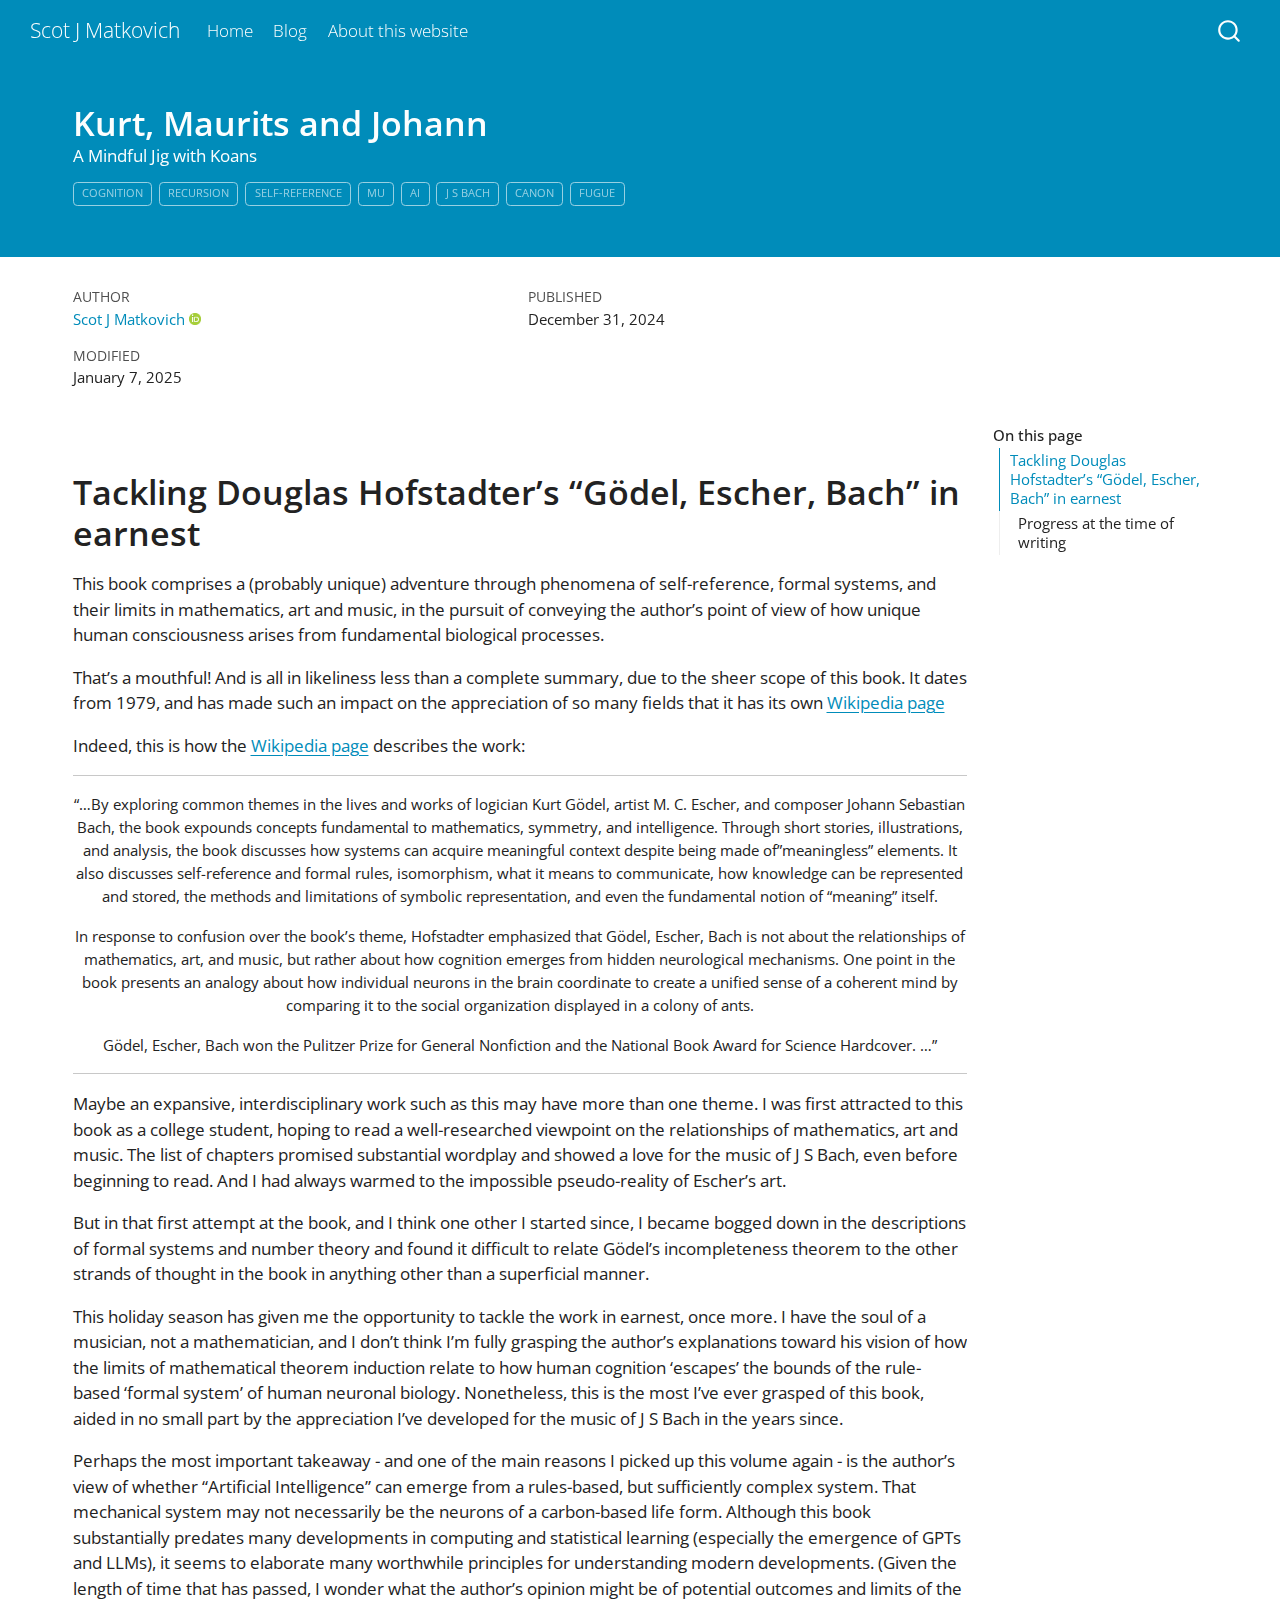
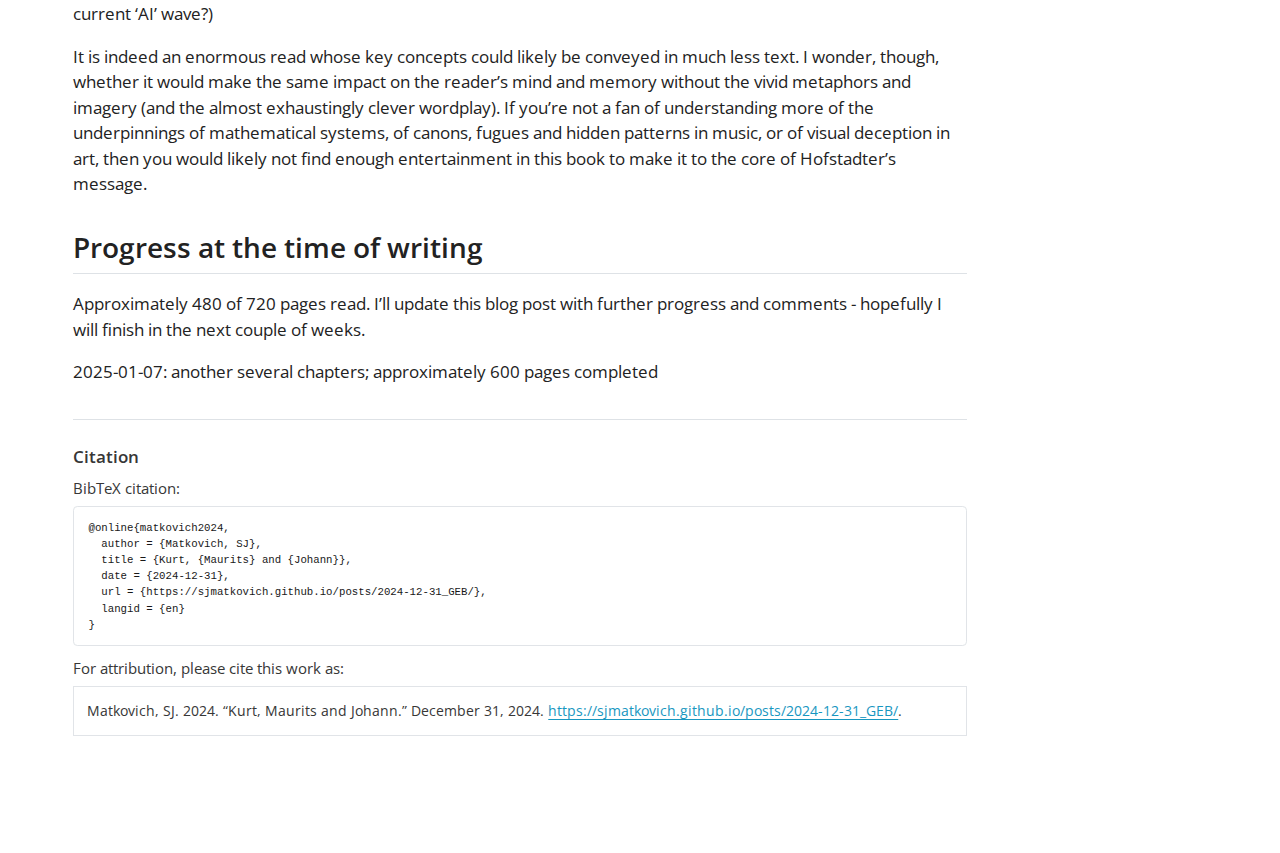
<file: docs/posts/2024-12-31_GEB/index.html>
<!DOCTYPE html>
<html xmlns="http://www.w3.org/1999/xhtml" lang="en" xml:lang="en"><head>

<meta charset="utf-8">
<meta name="generator" content="quarto-1.5.57">

<meta name="viewport" content="width=device-width, initial-scale=1.0, user-scalable=yes">

<meta name="author" content="Scot J Matkovich">
<meta name="dcterms.date" content="2024-12-31">
<meta name="description" content="A Mindful Jig with Koans">

<title>Kurt, Maurits and Johann – Scot J Matkovich</title>
<style>
code{white-space: pre-wrap;}
span.smallcaps{font-variant: small-caps;}
div.columns{display: flex; gap: min(4vw, 1.5em);}
div.column{flex: auto; overflow-x: auto;}
div.hanging-indent{margin-left: 1.5em; text-indent: -1.5em;}
ul.task-list{list-style: none;}
ul.task-list li input[type="checkbox"] {
  width: 0.8em;
  margin: 0 0.8em 0.2em -1em; /* quarto-specific, see https://github.com/quarto-dev/quarto-cli/issues/4556 */ 
  vertical-align: middle;
}
</style>


<script src="../../site_libs/quarto-nav/quarto-nav.js"></script>
<script src="../../site_libs/quarto-nav/headroom.min.js"></script>
<script src="../../site_libs/clipboard/clipboard.min.js"></script>
<script src="../../site_libs/quarto-search/autocomplete.umd.js"></script>
<script src="../../site_libs/quarto-search/fuse.min.js"></script>
<script src="../../site_libs/quarto-search/quarto-search.js"></script>
<meta name="quarto:offset" content="../../">
<script src="../../site_libs/quarto-html/quarto.js"></script>
<script src="../../site_libs/quarto-html/popper.min.js"></script>
<script src="../../site_libs/quarto-html/tippy.umd.min.js"></script>
<script src="../../site_libs/quarto-html/anchor.min.js"></script>
<link href="../../site_libs/quarto-html/tippy.css" rel="stylesheet">
<link href="../../site_libs/quarto-html/quarto-syntax-highlighting.css" rel="stylesheet" id="quarto-text-highlighting-styles">
<script src="../../site_libs/bootstrap/bootstrap.min.js"></script>
<link href="../../site_libs/bootstrap/bootstrap-icons.css" rel="stylesheet">
<link href="../../site_libs/bootstrap/bootstrap.min.css" rel="stylesheet" id="quarto-bootstrap" data-mode="light">
<script id="quarto-search-options" type="application/json">{
  "location": "navbar",
  "copy-button": false,
  "collapse-after": 3,
  "panel-placement": "end",
  "type": "overlay",
  "limit": 50,
  "keyboard-shortcut": [
    "f",
    "/",
    "s"
  ],
  "show-item-context": false,
  "language": {
    "search-no-results-text": "No results",
    "search-matching-documents-text": "matching documents",
    "search-copy-link-title": "Copy link to search",
    "search-hide-matches-text": "Hide additional matches",
    "search-more-match-text": "more match in this document",
    "search-more-matches-text": "more matches in this document",
    "search-clear-button-title": "Clear",
    "search-text-placeholder": "",
    "search-detached-cancel-button-title": "Cancel",
    "search-submit-button-title": "Submit",
    "search-label": "Search"
  }
}</script>


<link rel="stylesheet" href="../../styles.css">
</head>

<body class="nav-fixed">

<div id="quarto-search-results"></div>
  <header id="quarto-header" class="headroom fixed-top quarto-banner">
    <nav class="navbar navbar-expand-lg " data-bs-theme="dark">
      <div class="navbar-container container-fluid">
      <div class="navbar-brand-container mx-auto">
    <a class="navbar-brand" href="../../index.html">
    <span class="navbar-title">Scot J Matkovich</span>
    </a>
  </div>
            <div id="quarto-search" class="" title="Search"></div>
          <button class="navbar-toggler" type="button" data-bs-toggle="collapse" data-bs-target="#navbarCollapse" aria-controls="navbarCollapse" role="menu" aria-expanded="false" aria-label="Toggle navigation" onclick="if (window.quartoToggleHeadroom) { window.quartoToggleHeadroom(); }">
  <span class="navbar-toggler-icon"></span>
</button>
          <div class="collapse navbar-collapse" id="navbarCollapse">
            <ul class="navbar-nav navbar-nav-scroll me-auto">
  <li class="nav-item">
    <a class="nav-link" href="../../index.html"> 
<span class="menu-text">Home</span></a>
  </li>  
  <li class="nav-item">
    <a class="nav-link" href="../../posts.html"> 
<span class="menu-text">Blog</span></a>
  </li>  
  <li class="nav-item">
    <a class="nav-link" href="../../about.html"> 
<span class="menu-text">About this website</span></a>
  </li>  
</ul>
          </div> <!-- /navcollapse -->
            <div class="quarto-navbar-tools">
</div>
      </div> <!-- /container-fluid -->
    </nav>
</header>
<!-- content -->
<header id="title-block-header" class="quarto-title-block default page-columns page-full">
  <div class="quarto-title-banner page-columns page-full">
    <div class="quarto-title column-page-left">
      <h1 class="title">Kurt, Maurits and Johann</h1>
                  <div>
        <div class="description">
          A Mindful Jig with Koans
        </div>
      </div>
                          <div class="quarto-categories">
                <div class="quarto-category">cognition</div>
                <div class="quarto-category">recursion</div>
                <div class="quarto-category">self-reference</div>
                <div class="quarto-category">mu</div>
                <div class="quarto-category">AI</div>
                <div class="quarto-category">J S Bach</div>
                <div class="quarto-category">canon</div>
                <div class="quarto-category">fugue</div>
              </div>
                  </div>
  </div>
    
  
  <div class="quarto-title-meta column-page-left">

      <div>
      <div class="quarto-title-meta-heading">Author</div>
      <div class="quarto-title-meta-contents">
               <p><a href="https://sjmatkovich.github.io/">Scot J Matkovich</a> <a href="https://orcid.org/0000-0002-7398-6857" class="quarto-title-author-orcid"> <img src="[data-uri]"></a></p>
            </div>
    </div>
      
      <div>
      <div class="quarto-title-meta-heading">Published</div>
      <div class="quarto-title-meta-contents">
        <p class="date">December 31, 2024</p>
      </div>
    </div>
    
      <div>
      <div class="quarto-title-meta-heading">Modified</div>
      <div class="quarto-title-meta-contents">
        <p class="date-modified">January 7, 2025</p>
      </div>
    </div>
      
    </div>
    
  
  </header><div id="quarto-content" class="quarto-container page-columns page-rows-contents page-layout-full page-navbar">
<!-- sidebar -->
<!-- margin-sidebar -->
    <div id="quarto-margin-sidebar" class="sidebar margin-sidebar">
        <nav id="TOC" role="doc-toc" class="toc-active">
    <h2 id="toc-title">On this page</h2>
   
  <ul>
  <li><a href="#tackling-douglas-hofstadters-gödel-escher-bach-in-earnest" id="toc-tackling-douglas-hofstadters-gödel-escher-bach-in-earnest" class="nav-link active" data-scroll-target="#tackling-douglas-hofstadters-gödel-escher-bach-in-earnest">Tackling Douglas Hofstadter’s “Gödel, Escher, Bach” in earnest</a>
  <ul class="collapse">
  <li><a href="#progress-at-the-time-of-writing" id="toc-progress-at-the-time-of-writing" class="nav-link" data-scroll-target="#progress-at-the-time-of-writing">Progress at the time of writing</a></li>
  </ul></li>
  </ul>
</nav>
    </div>
<!-- main -->
<main class="content quarto-banner-title-block column-page-left" id="quarto-document-content">





<section id="tackling-douglas-hofstadters-gödel-escher-bach-in-earnest" class="level1">
<h1>Tackling Douglas Hofstadter’s “Gödel, Escher, Bach” in earnest</h1>
<p>This book comprises a (probably unique) adventure through phenomena of self-reference, formal systems, and their limits in mathematics, art and music, in the pursuit of conveying the author’s point of view of how unique human consciousness arises from fundamental biological processes.<br>
</p>
<p>That’s a mouthful! And is all in likeliness less than a complete summary, due to the sheer scope of this book. It dates from 1979, and has made such an impact on the appreciation of so many fields that it has its own <a href="https://en.wikipedia.org/wiki/G%C3%B6del,_Escher,_Bach">Wikipedia page</a><br>
</p>
<p>Indeed, this is how the <a href="https://en.wikipedia.org/wiki/G%C3%B6del,_Escher,_Bach">Wikipedia page</a> describes the work:</p>
<hr>
<center>
<div style="font-size: 0.9rem;">
<p>“…By exploring common themes in the lives and works of logician Kurt Gödel, artist M. C. Escher, and composer Johann Sebastian Bach, the book expounds concepts fundamental to mathematics, symmetry, and intelligence. Through short stories, illustrations, and analysis, the book discusses how systems can acquire meaningful context despite being made of”meaningless” elements. It also discusses self-reference and formal rules, isomorphism, what it means to communicate, how knowledge can be represented and stored, the methods and limitations of symbolic representation, and even the fundamental notion of “meaning” itself.</p>
<p>In response to confusion over the book’s theme, Hofstadter emphasized that Gödel, Escher, Bach is not about the relationships of mathematics, art, and music, but rather about how cognition emerges from hidden neurological mechanisms. One point in the book presents an analogy about how individual neurons in the brain coordinate to create a unified sense of a coherent mind by comparing it to the social organization displayed in a colony of ants.</p>
<p>Gödel, Escher, Bach won the Pulitzer Prize for General Nonfiction and the National Book Award for Science Hardcover. …”</p>
</div>
</center>
<hr>
<p>Maybe an expansive, interdisciplinary work such as this may have more than one theme. I was first attracted to this book as a college student, hoping to read a well-researched viewpoint on the relationships of mathematics, art and music. The list of chapters promised substantial wordplay and showed a love for the music of J S Bach, even before beginning to read. And I had always warmed to the impossible pseudo-reality of Escher’s art.<br>
</p>
<p>But in that first attempt at the book, and I think one other I started since, I became bogged down in the descriptions of formal systems and number theory and found it difficult to relate Gödel’s incompleteness theorem to the other strands of thought in the book in anything other than a superficial manner.<br>
</p>
<p>This holiday season has given me the opportunity to tackle the work in earnest, once more. I have the soul of a musician, not a mathematician, and I don’t think I’m fully grasping the author’s explanations toward his vision of how the limits of mathematical theorem induction relate to how human cognition ‘escapes’ the bounds of the rule-based ‘formal system’ of human neuronal biology. Nonetheless, this is the most I’ve ever grasped of this book, aided in no small part by the appreciation I’ve developed for the music of J S Bach in the years since.<br>
</p>
<p>Perhaps the most important takeaway - and one of the main reasons I picked up this volume again - is the author’s view of whether “Artificial Intelligence” can emerge from a rules-based, but sufficiently complex system. That mechanical system may not necessarily be the neurons of a carbon-based life form. Although this book substantially predates many developments in computing and statistical learning (especially the emergence of GPTs and LLMs), it seems to elaborate many worthwhile principles for understanding modern developments. (Given the length of time that has passed, I wonder what the author’s opinion might be of potential outcomes and limits of the current ‘AI’ wave?)<br>
</p>
<p>It is indeed an enormous read whose key concepts could likely be conveyed in much less text. I wonder, though, whether it would make the same impact on the reader’s mind and memory without the vivid metaphors and imagery (and the almost exhaustingly clever wordplay). If you’re not a fan of understanding more of the underpinnings of mathematical systems, of canons, fugues and hidden patterns in music, or of visual deception in art, then you would likely not find enough entertainment in this book to make it to the core of Hofstadter’s message.<br>
</p>
<section id="progress-at-the-time-of-writing" class="level2">
<h2 class="anchored" data-anchor-id="progress-at-the-time-of-writing">Progress at the time of writing</h2>
<p>Approximately 480 of 720 pages read. I’ll update this blog post with further progress and comments - hopefully I will finish in the next couple of weeks.</p>
<p>2025-01-07: another several chapters; approximately 600 pages completed</p>


</section>
</section>

<div id="quarto-appendix" class="default"><section class="quarto-appendix-contents" id="quarto-citation"><h2 class="anchored quarto-appendix-heading">Citation</h2><div><div class="quarto-appendix-secondary-label">BibTeX citation:</div><pre class="sourceCode code-with-copy quarto-appendix-bibtex"><code class="sourceCode bibtex">@online{matkovich2024,
  author = {Matkovich, SJ},
  title = {Kurt, {Maurits} and {Johann}},
  date = {2024-12-31},
  url = {https://sjmatkovich.github.io/posts/2024-12-31_GEB/},
  langid = {en}
}
</code><button title="Copy to Clipboard" class="code-copy-button"><i class="bi"></i></button></pre><div class="quarto-appendix-secondary-label">For attribution, please cite this work as:</div><div id="ref-matkovich2024" class="csl-entry quarto-appendix-citeas" role="listitem">
Matkovich, SJ. 2024. <span>“Kurt, Maurits and Johann.”</span> December
31, 2024. <a href="https://sjmatkovich.github.io/posts/2024-12-31_GEB/">https://sjmatkovich.github.io/posts/2024-12-31_GEB/</a>.
</div></div></section></div></main> <!-- /main -->
<script id="quarto-html-after-body" type="application/javascript">
window.document.addEventListener("DOMContentLoaded", function (event) {
  const toggleBodyColorMode = (bsSheetEl) => {
    const mode = bsSheetEl.getAttribute("data-mode");
    const bodyEl = window.document.querySelector("body");
    if (mode === "dark") {
      bodyEl.classList.add("quarto-dark");
      bodyEl.classList.remove("quarto-light");
    } else {
      bodyEl.classList.add("quarto-light");
      bodyEl.classList.remove("quarto-dark");
    }
  }
  const toggleBodyColorPrimary = () => {
    const bsSheetEl = window.document.querySelector("link#quarto-bootstrap");
    if (bsSheetEl) {
      toggleBodyColorMode(bsSheetEl);
    }
  }
  toggleBodyColorPrimary();  
  const icon = "";
  const anchorJS = new window.AnchorJS();
  anchorJS.options = {
    placement: 'right',
    icon: icon
  };
  anchorJS.add('.anchored');
  const isCodeAnnotation = (el) => {
    for (const clz of el.classList) {
      if (clz.startsWith('code-annotation-')) {                     
        return true;
      }
    }
    return false;
  }
  const onCopySuccess = function(e) {
    // button target
    const button = e.trigger;
    // don't keep focus
    button.blur();
    // flash "checked"
    button.classList.add('code-copy-button-checked');
    var currentTitle = button.getAttribute("title");
    button.setAttribute("title", "Copied!");
    let tooltip;
    if (window.bootstrap) {
      button.setAttribute("data-bs-toggle", "tooltip");
      button.setAttribute("data-bs-placement", "left");
      button.setAttribute("data-bs-title", "Copied!");
      tooltip = new bootstrap.Tooltip(button, 
        { trigger: "manual", 
          customClass: "code-copy-button-tooltip",
          offset: [0, -8]});
      tooltip.show();    
    }
    setTimeout(function() {
      if (tooltip) {
        tooltip.hide();
        button.removeAttribute("data-bs-title");
        button.removeAttribute("data-bs-toggle");
        button.removeAttribute("data-bs-placement");
      }
      button.setAttribute("title", currentTitle);
      button.classList.remove('code-copy-button-checked');
    }, 1000);
    // clear code selection
    e.clearSelection();
  }
  const getTextToCopy = function(trigger) {
      const codeEl = trigger.previousElementSibling.cloneNode(true);
      for (const childEl of codeEl.children) {
        if (isCodeAnnotation(childEl)) {
          childEl.remove();
        }
      }
      return codeEl.innerText;
  }
  const clipboard = new window.ClipboardJS('.code-copy-button:not([data-in-quarto-modal])', {
    text: getTextToCopy
  });
  clipboard.on('success', onCopySuccess);
  if (window.document.getElementById('quarto-embedded-source-code-modal')) {
    // For code content inside modals, clipBoardJS needs to be initialized with a container option
    // TODO: Check when it could be a function (https://github.com/zenorocha/clipboard.js/issues/860)
    const clipboardModal = new window.ClipboardJS('.code-copy-button[data-in-quarto-modal]', {
      text: getTextToCopy,
      container: window.document.getElementById('quarto-embedded-source-code-modal')
    });
    clipboardModal.on('success', onCopySuccess);
  }
    var localhostRegex = new RegExp(/^(?:http|https):\/\/localhost\:?[0-9]*\//);
    var mailtoRegex = new RegExp(/^mailto:/);
      var filterRegex = new RegExp('/' + window.location.host + '/');
    var isInternal = (href) => {
        return filterRegex.test(href) || localhostRegex.test(href) || mailtoRegex.test(href);
    }
    // Inspect non-navigation links and adorn them if external
 	var links = window.document.querySelectorAll('a[href]:not(.nav-link):not(.navbar-brand):not(.toc-action):not(.sidebar-link):not(.sidebar-item-toggle):not(.pagination-link):not(.no-external):not([aria-hidden]):not(.dropdown-item):not(.quarto-navigation-tool):not(.about-link)');
    for (var i=0; i<links.length; i++) {
      const link = links[i];
      if (!isInternal(link.href)) {
        // undo the damage that might have been done by quarto-nav.js in the case of
        // links that we want to consider external
        if (link.dataset.originalHref !== undefined) {
          link.href = link.dataset.originalHref;
        }
      }
    }
  function tippyHover(el, contentFn, onTriggerFn, onUntriggerFn) {
    const config = {
      allowHTML: true,
      maxWidth: 500,
      delay: 100,
      arrow: false,
      appendTo: function(el) {
          return el.parentElement;
      },
      interactive: true,
      interactiveBorder: 10,
      theme: 'quarto',
      placement: 'bottom-start',
    };
    if (contentFn) {
      config.content = contentFn;
    }
    if (onTriggerFn) {
      config.onTrigger = onTriggerFn;
    }
    if (onUntriggerFn) {
      config.onUntrigger = onUntriggerFn;
    }
    window.tippy(el, config); 
  }
  const noterefs = window.document.querySelectorAll('a[role="doc-noteref"]');
  for (var i=0; i<noterefs.length; i++) {
    const ref = noterefs[i];
    tippyHover(ref, function() {
      // use id or data attribute instead here
      let href = ref.getAttribute('data-footnote-href') || ref.getAttribute('href');
      try { href = new URL(href).hash; } catch {}
      const id = href.replace(/^#\/?/, "");
      const note = window.document.getElementById(id);
      if (note) {
        return note.innerHTML;
      } else {
        return "";
      }
    });
  }
  const xrefs = window.document.querySelectorAll('a.quarto-xref');
  const processXRef = (id, note) => {
    // Strip column container classes
    const stripColumnClz = (el) => {
      el.classList.remove("page-full", "page-columns");
      if (el.children) {
        for (const child of el.children) {
          stripColumnClz(child);
        }
      }
    }
    stripColumnClz(note)
    if (id === null || id.startsWith('sec-')) {
      // Special case sections, only their first couple elements
      const container = document.createElement("div");
      if (note.children && note.children.length > 2) {
        container.appendChild(note.children[0].cloneNode(true));
        for (let i = 1; i < note.children.length; i++) {
          const child = note.children[i];
          if (child.tagName === "P" && child.innerText === "") {
            continue;
          } else {
            container.appendChild(child.cloneNode(true));
            break;
          }
        }
        if (window.Quarto?.typesetMath) {
          window.Quarto.typesetMath(container);
        }
        return container.innerHTML
      } else {
        if (window.Quarto?.typesetMath) {
          window.Quarto.typesetMath(note);
        }
        return note.innerHTML;
      }
    } else {
      // Remove any anchor links if they are present
      const anchorLink = note.querySelector('a.anchorjs-link');
      if (anchorLink) {
        anchorLink.remove();
      }
      if (window.Quarto?.typesetMath) {
        window.Quarto.typesetMath(note);
      }
      // TODO in 1.5, we should make sure this works without a callout special case
      if (note.classList.contains("callout")) {
        return note.outerHTML;
      } else {
        return note.innerHTML;
      }
    }
  }
  for (var i=0; i<xrefs.length; i++) {
    const xref = xrefs[i];
    tippyHover(xref, undefined, function(instance) {
      instance.disable();
      let url = xref.getAttribute('href');
      let hash = undefined; 
      if (url.startsWith('#')) {
        hash = url;
      } else {
        try { hash = new URL(url).hash; } catch {}
      }
      if (hash) {
        const id = hash.replace(/^#\/?/, "");
        const note = window.document.getElementById(id);
        if (note !== null) {
          try {
            const html = processXRef(id, note.cloneNode(true));
            instance.setContent(html);
          } finally {
            instance.enable();
            instance.show();
          }
        } else {
          // See if we can fetch this
          fetch(url.split('#')[0])
          .then(res => res.text())
          .then(html => {
            const parser = new DOMParser();
            const htmlDoc = parser.parseFromString(html, "text/html");
            const note = htmlDoc.getElementById(id);
            if (note !== null) {
              const html = processXRef(id, note);
              instance.setContent(html);
            } 
          }).finally(() => {
            instance.enable();
            instance.show();
          });
        }
      } else {
        // See if we can fetch a full url (with no hash to target)
        // This is a special case and we should probably do some content thinning / targeting
        fetch(url)
        .then(res => res.text())
        .then(html => {
          const parser = new DOMParser();
          const htmlDoc = parser.parseFromString(html, "text/html");
          const note = htmlDoc.querySelector('main.content');
          if (note !== null) {
            // This should only happen for chapter cross references
            // (since there is no id in the URL)
            // remove the first header
            if (note.children.length > 0 && note.children[0].tagName === "HEADER") {
              note.children[0].remove();
            }
            const html = processXRef(null, note);
            instance.setContent(html);
          } 
        }).finally(() => {
          instance.enable();
          instance.show();
        });
      }
    }, function(instance) {
    });
  }
      let selectedAnnoteEl;
      const selectorForAnnotation = ( cell, annotation) => {
        let cellAttr = 'data-code-cell="' + cell + '"';
        let lineAttr = 'data-code-annotation="' +  annotation + '"';
        const selector = 'span[' + cellAttr + '][' + lineAttr + ']';
        return selector;
      }
      const selectCodeLines = (annoteEl) => {
        const doc = window.document;
        const targetCell = annoteEl.getAttribute("data-target-cell");
        const targetAnnotation = annoteEl.getAttribute("data-target-annotation");
        const annoteSpan = window.document.querySelector(selectorForAnnotation(targetCell, targetAnnotation));
        const lines = annoteSpan.getAttribute("data-code-lines").split(",");
        const lineIds = lines.map((line) => {
          return targetCell + "-" + line;
        })
        let top = null;
        let height = null;
        let parent = null;
        if (lineIds.length > 0) {
            //compute the position of the single el (top and bottom and make a div)
            const el = window.document.getElementById(lineIds[0]);
            top = el.offsetTop;
            height = el.offsetHeight;
            parent = el.parentElement.parentElement;
          if (lineIds.length > 1) {
            const lastEl = window.document.getElementById(lineIds[lineIds.length - 1]);
            const bottom = lastEl.offsetTop + lastEl.offsetHeight;
            height = bottom - top;
          }
          if (top !== null && height !== null && parent !== null) {
            // cook up a div (if necessary) and position it 
            let div = window.document.getElementById("code-annotation-line-highlight");
            if (div === null) {
              div = window.document.createElement("div");
              div.setAttribute("id", "code-annotation-line-highlight");
              div.style.position = 'absolute';
              parent.appendChild(div);
            }
            div.style.top = top - 2 + "px";
            div.style.height = height + 4 + "px";
            div.style.left = 0;
            let gutterDiv = window.document.getElementById("code-annotation-line-highlight-gutter");
            if (gutterDiv === null) {
              gutterDiv = window.document.createElement("div");
              gutterDiv.setAttribute("id", "code-annotation-line-highlight-gutter");
              gutterDiv.style.position = 'absolute';
              const codeCell = window.document.getElementById(targetCell);
              const gutter = codeCell.querySelector('.code-annotation-gutter');
              gutter.appendChild(gutterDiv);
            }
            gutterDiv.style.top = top - 2 + "px";
            gutterDiv.style.height = height + 4 + "px";
          }
          selectedAnnoteEl = annoteEl;
        }
      };
      const unselectCodeLines = () => {
        const elementsIds = ["code-annotation-line-highlight", "code-annotation-line-highlight-gutter"];
        elementsIds.forEach((elId) => {
          const div = window.document.getElementById(elId);
          if (div) {
            div.remove();
          }
        });
        selectedAnnoteEl = undefined;
      };
        // Handle positioning of the toggle
    window.addEventListener(
      "resize",
      throttle(() => {
        elRect = undefined;
        if (selectedAnnoteEl) {
          selectCodeLines(selectedAnnoteEl);
        }
      }, 10)
    );
    function throttle(fn, ms) {
    let throttle = false;
    let timer;
      return (...args) => {
        if(!throttle) { // first call gets through
            fn.apply(this, args);
            throttle = true;
        } else { // all the others get throttled
            if(timer) clearTimeout(timer); // cancel #2
            timer = setTimeout(() => {
              fn.apply(this, args);
              timer = throttle = false;
            }, ms);
        }
      };
    }
      // Attach click handler to the DT
      const annoteDls = window.document.querySelectorAll('dt[data-target-cell]');
      for (const annoteDlNode of annoteDls) {
        annoteDlNode.addEventListener('click', (event) => {
          const clickedEl = event.target;
          if (clickedEl !== selectedAnnoteEl) {
            unselectCodeLines();
            const activeEl = window.document.querySelector('dt[data-target-cell].code-annotation-active');
            if (activeEl) {
              activeEl.classList.remove('code-annotation-active');
            }
            selectCodeLines(clickedEl);
            clickedEl.classList.add('code-annotation-active');
          } else {
            // Unselect the line
            unselectCodeLines();
            clickedEl.classList.remove('code-annotation-active');
          }
        });
      }
  const findCites = (el) => {
    const parentEl = el.parentElement;
    if (parentEl) {
      const cites = parentEl.dataset.cites;
      if (cites) {
        return {
          el,
          cites: cites.split(' ')
        };
      } else {
        return findCites(el.parentElement)
      }
    } else {
      return undefined;
    }
  };
  var bibliorefs = window.document.querySelectorAll('a[role="doc-biblioref"]');
  for (var i=0; i<bibliorefs.length; i++) {
    const ref = bibliorefs[i];
    const citeInfo = findCites(ref);
    if (citeInfo) {
      tippyHover(citeInfo.el, function() {
        var popup = window.document.createElement('div');
        citeInfo.cites.forEach(function(cite) {
          var citeDiv = window.document.createElement('div');
          citeDiv.classList.add('hanging-indent');
          citeDiv.classList.add('csl-entry');
          var biblioDiv = window.document.getElementById('ref-' + cite);
          if (biblioDiv) {
            citeDiv.innerHTML = biblioDiv.innerHTML;
          }
          popup.appendChild(citeDiv);
        });
        return popup.innerHTML;
      });
    }
  }
});
</script>
</div> <!-- /content -->




</body></html>
</file>
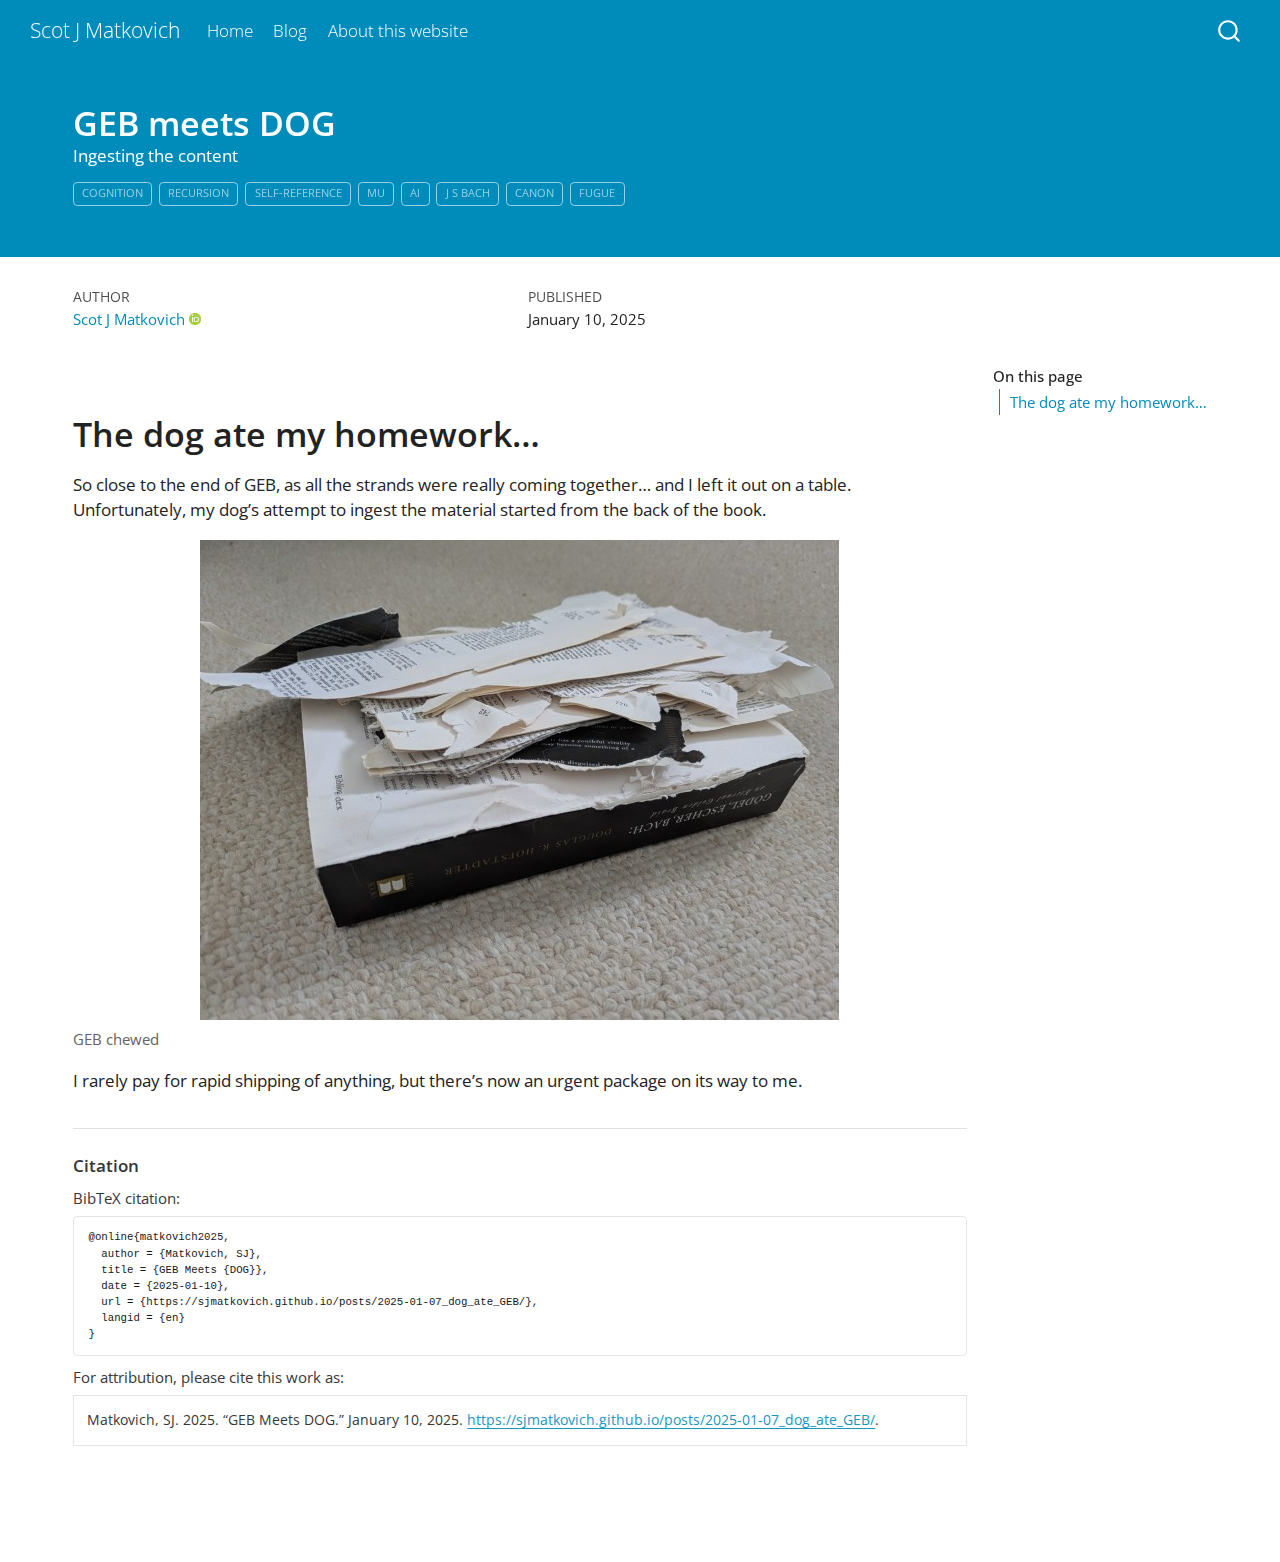
<file: docs/posts/2025-01-07_dog_ate_GEB/index.html>
<!DOCTYPE html>
<html xmlns="http://www.w3.org/1999/xhtml" lang="en" xml:lang="en"><head>

<meta charset="utf-8">
<meta name="generator" content="quarto-1.5.57">

<meta name="viewport" content="width=device-width, initial-scale=1.0, user-scalable=yes">

<meta name="author" content="Scot J Matkovich">
<meta name="dcterms.date" content="2025-01-10">
<meta name="description" content="Ingesting the content">

<title>GEB meets DOG – Scot J Matkovich</title>
<style>
code{white-space: pre-wrap;}
span.smallcaps{font-variant: small-caps;}
div.columns{display: flex; gap: min(4vw, 1.5em);}
div.column{flex: auto; overflow-x: auto;}
div.hanging-indent{margin-left: 1.5em; text-indent: -1.5em;}
ul.task-list{list-style: none;}
ul.task-list li input[type="checkbox"] {
  width: 0.8em;
  margin: 0 0.8em 0.2em -1em; /* quarto-specific, see https://github.com/quarto-dev/quarto-cli/issues/4556 */ 
  vertical-align: middle;
}
</style>


<script src="../../site_libs/quarto-nav/quarto-nav.js"></script>
<script src="../../site_libs/quarto-nav/headroom.min.js"></script>
<script src="../../site_libs/clipboard/clipboard.min.js"></script>
<script src="../../site_libs/quarto-search/autocomplete.umd.js"></script>
<script src="../../site_libs/quarto-search/fuse.min.js"></script>
<script src="../../site_libs/quarto-search/quarto-search.js"></script>
<meta name="quarto:offset" content="../../">
<script src="../../site_libs/quarto-html/quarto.js"></script>
<script src="../../site_libs/quarto-html/popper.min.js"></script>
<script src="../../site_libs/quarto-html/tippy.umd.min.js"></script>
<script src="../../site_libs/quarto-html/anchor.min.js"></script>
<link href="../../site_libs/quarto-html/tippy.css" rel="stylesheet">
<link href="../../site_libs/quarto-html/quarto-syntax-highlighting.css" rel="stylesheet" id="quarto-text-highlighting-styles">
<script src="../../site_libs/bootstrap/bootstrap.min.js"></script>
<link href="../../site_libs/bootstrap/bootstrap-icons.css" rel="stylesheet">
<link href="../../site_libs/bootstrap/bootstrap.min.css" rel="stylesheet" id="quarto-bootstrap" data-mode="light">
<script id="quarto-search-options" type="application/json">{
  "location": "navbar",
  "copy-button": false,
  "collapse-after": 3,
  "panel-placement": "end",
  "type": "overlay",
  "limit": 50,
  "keyboard-shortcut": [
    "f",
    "/",
    "s"
  ],
  "show-item-context": false,
  "language": {
    "search-no-results-text": "No results",
    "search-matching-documents-text": "matching documents",
    "search-copy-link-title": "Copy link to search",
    "search-hide-matches-text": "Hide additional matches",
    "search-more-match-text": "more match in this document",
    "search-more-matches-text": "more matches in this document",
    "search-clear-button-title": "Clear",
    "search-text-placeholder": "",
    "search-detached-cancel-button-title": "Cancel",
    "search-submit-button-title": "Submit",
    "search-label": "Search"
  }
}</script>


<link rel="stylesheet" href="../../styles.css">
</head>

<body class="nav-fixed">

<div id="quarto-search-results"></div>
  <header id="quarto-header" class="headroom fixed-top quarto-banner">
    <nav class="navbar navbar-expand-lg " data-bs-theme="dark">
      <div class="navbar-container container-fluid">
      <div class="navbar-brand-container mx-auto">
    <a class="navbar-brand" href="../../index.html">
    <span class="navbar-title">Scot J Matkovich</span>
    </a>
  </div>
            <div id="quarto-search" class="" title="Search"></div>
          <button class="navbar-toggler" type="button" data-bs-toggle="collapse" data-bs-target="#navbarCollapse" aria-controls="navbarCollapse" role="menu" aria-expanded="false" aria-label="Toggle navigation" onclick="if (window.quartoToggleHeadroom) { window.quartoToggleHeadroom(); }">
  <span class="navbar-toggler-icon"></span>
</button>
          <div class="collapse navbar-collapse" id="navbarCollapse">
            <ul class="navbar-nav navbar-nav-scroll me-auto">
  <li class="nav-item">
    <a class="nav-link" href="../../index.html"> 
<span class="menu-text">Home</span></a>
  </li>  
  <li class="nav-item">
    <a class="nav-link" href="../../posts.html"> 
<span class="menu-text">Blog</span></a>
  </li>  
  <li class="nav-item">
    <a class="nav-link" href="../../about.html"> 
<span class="menu-text">About this website</span></a>
  </li>  
</ul>
          </div> <!-- /navcollapse -->
            <div class="quarto-navbar-tools">
</div>
      </div> <!-- /container-fluid -->
    </nav>
</header>
<!-- content -->
<header id="title-block-header" class="quarto-title-block default page-columns page-full">
  <div class="quarto-title-banner page-columns page-full">
    <div class="quarto-title column-page-left">
      <h1 class="title">GEB meets DOG</h1>
                  <div>
        <div class="description">
          Ingesting the content
        </div>
      </div>
                          <div class="quarto-categories">
                <div class="quarto-category">cognition</div>
                <div class="quarto-category">recursion</div>
                <div class="quarto-category">self-reference</div>
                <div class="quarto-category">mu</div>
                <div class="quarto-category">AI</div>
                <div class="quarto-category">J S Bach</div>
                <div class="quarto-category">canon</div>
                <div class="quarto-category">fugue</div>
              </div>
                  </div>
  </div>
    
  
  <div class="quarto-title-meta column-page-left">

      <div>
      <div class="quarto-title-meta-heading">Author</div>
      <div class="quarto-title-meta-contents">
               <p><a href="https://sjmatkovich.github.io/">Scot J Matkovich</a> <a href="https://orcid.org/0000-0002-7398-6857" class="quarto-title-author-orcid"> <img src="[data-uri]"></a></p>
            </div>
    </div>
      
      <div>
      <div class="quarto-title-meta-heading">Published</div>
      <div class="quarto-title-meta-contents">
        <p class="date">January 10, 2025</p>
      </div>
    </div>
    
      
    </div>
    
  
  </header><div id="quarto-content" class="quarto-container page-columns page-rows-contents page-layout-full page-navbar">
<!-- sidebar -->
<!-- margin-sidebar -->
    <div id="quarto-margin-sidebar" class="sidebar margin-sidebar">
        <nav id="TOC" role="doc-toc" class="toc-active">
    <h2 id="toc-title">On this page</h2>
   
  <ul>
  <li><a href="#the-dog-ate-my-homework" id="toc-the-dog-ate-my-homework" class="nav-link active" data-scroll-target="#the-dog-ate-my-homework">The dog ate my homework…</a></li>
  </ul>
</nav>
    </div>
<!-- main -->
<main class="content quarto-banner-title-block column-page-left" id="quarto-document-content">





<section id="the-dog-ate-my-homework" class="level1">
<h1>The dog ate my homework…</h1>
<p>So close to the end of GEB, as all the strands were really coming together… and I left it out on a table. Unfortunately, my dog’s attempt to ingest the material started from the back of the book.<br>
</p>
<div class="quarto-figure quarto-figure-center">
<figure class="figure">
<p><img src="GEB_chewed.jpg" class="img-fluid figure-img"></p>
<figcaption>GEB chewed</figcaption>
</figure>
</div>
<p>I rarely pay for rapid shipping of anything, but there’s now an urgent package on its way to me.</p>


</section>

<div id="quarto-appendix" class="default"><section class="quarto-appendix-contents" id="quarto-citation"><h2 class="anchored quarto-appendix-heading">Citation</h2><div><div class="quarto-appendix-secondary-label">BibTeX citation:</div><pre class="sourceCode code-with-copy quarto-appendix-bibtex"><code class="sourceCode bibtex">@online{matkovich2025,
  author = {Matkovich, SJ},
  title = {GEB Meets {DOG}},
  date = {2025-01-10},
  url = {https://sjmatkovich.github.io/posts/2025-01-07_dog_ate_GEB/},
  langid = {en}
}
</code><button title="Copy to Clipboard" class="code-copy-button"><i class="bi"></i></button></pre><div class="quarto-appendix-secondary-label">For attribution, please cite this work as:</div><div id="ref-matkovich2025" class="csl-entry quarto-appendix-citeas" role="listitem">
Matkovich, SJ. 2025. <span>“GEB Meets DOG.”</span> January 10, 2025. <a href="https://sjmatkovich.github.io/posts/2025-01-07_dog_ate_GEB/">https://sjmatkovich.github.io/posts/2025-01-07_dog_ate_GEB/</a>.
</div></div></section></div></main> <!-- /main -->
<script id="quarto-html-after-body" type="application/javascript">
window.document.addEventListener("DOMContentLoaded", function (event) {
  const toggleBodyColorMode = (bsSheetEl) => {
    const mode = bsSheetEl.getAttribute("data-mode");
    const bodyEl = window.document.querySelector("body");
    if (mode === "dark") {
      bodyEl.classList.add("quarto-dark");
      bodyEl.classList.remove("quarto-light");
    } else {
      bodyEl.classList.add("quarto-light");
      bodyEl.classList.remove("quarto-dark");
    }
  }
  const toggleBodyColorPrimary = () => {
    const bsSheetEl = window.document.querySelector("link#quarto-bootstrap");
    if (bsSheetEl) {
      toggleBodyColorMode(bsSheetEl);
    }
  }
  toggleBodyColorPrimary();  
  const icon = "";
  const anchorJS = new window.AnchorJS();
  anchorJS.options = {
    placement: 'right',
    icon: icon
  };
  anchorJS.add('.anchored');
  const isCodeAnnotation = (el) => {
    for (const clz of el.classList) {
      if (clz.startsWith('code-annotation-')) {                     
        return true;
      }
    }
    return false;
  }
  const onCopySuccess = function(e) {
    // button target
    const button = e.trigger;
    // don't keep focus
    button.blur();
    // flash "checked"
    button.classList.add('code-copy-button-checked');
    var currentTitle = button.getAttribute("title");
    button.setAttribute("title", "Copied!");
    let tooltip;
    if (window.bootstrap) {
      button.setAttribute("data-bs-toggle", "tooltip");
      button.setAttribute("data-bs-placement", "left");
      button.setAttribute("data-bs-title", "Copied!");
      tooltip = new bootstrap.Tooltip(button, 
        { trigger: "manual", 
          customClass: "code-copy-button-tooltip",
          offset: [0, -8]});
      tooltip.show();    
    }
    setTimeout(function() {
      if (tooltip) {
        tooltip.hide();
        button.removeAttribute("data-bs-title");
        button.removeAttribute("data-bs-toggle");
        button.removeAttribute("data-bs-placement");
      }
      button.setAttribute("title", currentTitle);
      button.classList.remove('code-copy-button-checked');
    }, 1000);
    // clear code selection
    e.clearSelection();
  }
  const getTextToCopy = function(trigger) {
      const codeEl = trigger.previousElementSibling.cloneNode(true);
      for (const childEl of codeEl.children) {
        if (isCodeAnnotation(childEl)) {
          childEl.remove();
        }
      }
      return codeEl.innerText;
  }
  const clipboard = new window.ClipboardJS('.code-copy-button:not([data-in-quarto-modal])', {
    text: getTextToCopy
  });
  clipboard.on('success', onCopySuccess);
  if (window.document.getElementById('quarto-embedded-source-code-modal')) {
    // For code content inside modals, clipBoardJS needs to be initialized with a container option
    // TODO: Check when it could be a function (https://github.com/zenorocha/clipboard.js/issues/860)
    const clipboardModal = new window.ClipboardJS('.code-copy-button[data-in-quarto-modal]', {
      text: getTextToCopy,
      container: window.document.getElementById('quarto-embedded-source-code-modal')
    });
    clipboardModal.on('success', onCopySuccess);
  }
    var localhostRegex = new RegExp(/^(?:http|https):\/\/localhost\:?[0-9]*\//);
    var mailtoRegex = new RegExp(/^mailto:/);
      var filterRegex = new RegExp('/' + window.location.host + '/');
    var isInternal = (href) => {
        return filterRegex.test(href) || localhostRegex.test(href) || mailtoRegex.test(href);
    }
    // Inspect non-navigation links and adorn them if external
 	var links = window.document.querySelectorAll('a[href]:not(.nav-link):not(.navbar-brand):not(.toc-action):not(.sidebar-link):not(.sidebar-item-toggle):not(.pagination-link):not(.no-external):not([aria-hidden]):not(.dropdown-item):not(.quarto-navigation-tool):not(.about-link)');
    for (var i=0; i<links.length; i++) {
      const link = links[i];
      if (!isInternal(link.href)) {
        // undo the damage that might have been done by quarto-nav.js in the case of
        // links that we want to consider external
        if (link.dataset.originalHref !== undefined) {
          link.href = link.dataset.originalHref;
        }
      }
    }
  function tippyHover(el, contentFn, onTriggerFn, onUntriggerFn) {
    const config = {
      allowHTML: true,
      maxWidth: 500,
      delay: 100,
      arrow: false,
      appendTo: function(el) {
          return el.parentElement;
      },
      interactive: true,
      interactiveBorder: 10,
      theme: 'quarto',
      placement: 'bottom-start',
    };
    if (contentFn) {
      config.content = contentFn;
    }
    if (onTriggerFn) {
      config.onTrigger = onTriggerFn;
    }
    if (onUntriggerFn) {
      config.onUntrigger = onUntriggerFn;
    }
    window.tippy(el, config); 
  }
  const noterefs = window.document.querySelectorAll('a[role="doc-noteref"]');
  for (var i=0; i<noterefs.length; i++) {
    const ref = noterefs[i];
    tippyHover(ref, function() {
      // use id or data attribute instead here
      let href = ref.getAttribute('data-footnote-href') || ref.getAttribute('href');
      try { href = new URL(href).hash; } catch {}
      const id = href.replace(/^#\/?/, "");
      const note = window.document.getElementById(id);
      if (note) {
        return note.innerHTML;
      } else {
        return "";
      }
    });
  }
  const xrefs = window.document.querySelectorAll('a.quarto-xref');
  const processXRef = (id, note) => {
    // Strip column container classes
    const stripColumnClz = (el) => {
      el.classList.remove("page-full", "page-columns");
      if (el.children) {
        for (const child of el.children) {
          stripColumnClz(child);
        }
      }
    }
    stripColumnClz(note)
    if (id === null || id.startsWith('sec-')) {
      // Special case sections, only their first couple elements
      const container = document.createElement("div");
      if (note.children && note.children.length > 2) {
        container.appendChild(note.children[0].cloneNode(true));
        for (let i = 1; i < note.children.length; i++) {
          const child = note.children[i];
          if (child.tagName === "P" && child.innerText === "") {
            continue;
          } else {
            container.appendChild(child.cloneNode(true));
            break;
          }
        }
        if (window.Quarto?.typesetMath) {
          window.Quarto.typesetMath(container);
        }
        return container.innerHTML
      } else {
        if (window.Quarto?.typesetMath) {
          window.Quarto.typesetMath(note);
        }
        return note.innerHTML;
      }
    } else {
      // Remove any anchor links if they are present
      const anchorLink = note.querySelector('a.anchorjs-link');
      if (anchorLink) {
        anchorLink.remove();
      }
      if (window.Quarto?.typesetMath) {
        window.Quarto.typesetMath(note);
      }
      // TODO in 1.5, we should make sure this works without a callout special case
      if (note.classList.contains("callout")) {
        return note.outerHTML;
      } else {
        return note.innerHTML;
      }
    }
  }
  for (var i=0; i<xrefs.length; i++) {
    const xref = xrefs[i];
    tippyHover(xref, undefined, function(instance) {
      instance.disable();
      let url = xref.getAttribute('href');
      let hash = undefined; 
      if (url.startsWith('#')) {
        hash = url;
      } else {
        try { hash = new URL(url).hash; } catch {}
      }
      if (hash) {
        const id = hash.replace(/^#\/?/, "");
        const note = window.document.getElementById(id);
        if (note !== null) {
          try {
            const html = processXRef(id, note.cloneNode(true));
            instance.setContent(html);
          } finally {
            instance.enable();
            instance.show();
          }
        } else {
          // See if we can fetch this
          fetch(url.split('#')[0])
          .then(res => res.text())
          .then(html => {
            const parser = new DOMParser();
            const htmlDoc = parser.parseFromString(html, "text/html");
            const note = htmlDoc.getElementById(id);
            if (note !== null) {
              const html = processXRef(id, note);
              instance.setContent(html);
            } 
          }).finally(() => {
            instance.enable();
            instance.show();
          });
        }
      } else {
        // See if we can fetch a full url (with no hash to target)
        // This is a special case and we should probably do some content thinning / targeting
        fetch(url)
        .then(res => res.text())
        .then(html => {
          const parser = new DOMParser();
          const htmlDoc = parser.parseFromString(html, "text/html");
          const note = htmlDoc.querySelector('main.content');
          if (note !== null) {
            // This should only happen for chapter cross references
            // (since there is no id in the URL)
            // remove the first header
            if (note.children.length > 0 && note.children[0].tagName === "HEADER") {
              note.children[0].remove();
            }
            const html = processXRef(null, note);
            instance.setContent(html);
          } 
        }).finally(() => {
          instance.enable();
          instance.show();
        });
      }
    }, function(instance) {
    });
  }
      let selectedAnnoteEl;
      const selectorForAnnotation = ( cell, annotation) => {
        let cellAttr = 'data-code-cell="' + cell + '"';
        let lineAttr = 'data-code-annotation="' +  annotation + '"';
        const selector = 'span[' + cellAttr + '][' + lineAttr + ']';
        return selector;
      }
      const selectCodeLines = (annoteEl) => {
        const doc = window.document;
        const targetCell = annoteEl.getAttribute("data-target-cell");
        const targetAnnotation = annoteEl.getAttribute("data-target-annotation");
        const annoteSpan = window.document.querySelector(selectorForAnnotation(targetCell, targetAnnotation));
        const lines = annoteSpan.getAttribute("data-code-lines").split(",");
        const lineIds = lines.map((line) => {
          return targetCell + "-" + line;
        })
        let top = null;
        let height = null;
        let parent = null;
        if (lineIds.length > 0) {
            //compute the position of the single el (top and bottom and make a div)
            const el = window.document.getElementById(lineIds[0]);
            top = el.offsetTop;
            height = el.offsetHeight;
            parent = el.parentElement.parentElement;
          if (lineIds.length > 1) {
            const lastEl = window.document.getElementById(lineIds[lineIds.length - 1]);
            const bottom = lastEl.offsetTop + lastEl.offsetHeight;
            height = bottom - top;
          }
          if (top !== null && height !== null && parent !== null) {
            // cook up a div (if necessary) and position it 
            let div = window.document.getElementById("code-annotation-line-highlight");
            if (div === null) {
              div = window.document.createElement("div");
              div.setAttribute("id", "code-annotation-line-highlight");
              div.style.position = 'absolute';
              parent.appendChild(div);
            }
            div.style.top = top - 2 + "px";
            div.style.height = height + 4 + "px";
            div.style.left = 0;
            let gutterDiv = window.document.getElementById("code-annotation-line-highlight-gutter");
            if (gutterDiv === null) {
              gutterDiv = window.document.createElement("div");
              gutterDiv.setAttribute("id", "code-annotation-line-highlight-gutter");
              gutterDiv.style.position = 'absolute';
              const codeCell = window.document.getElementById(targetCell);
              const gutter = codeCell.querySelector('.code-annotation-gutter');
              gutter.appendChild(gutterDiv);
            }
            gutterDiv.style.top = top - 2 + "px";
            gutterDiv.style.height = height + 4 + "px";
          }
          selectedAnnoteEl = annoteEl;
        }
      };
      const unselectCodeLines = () => {
        const elementsIds = ["code-annotation-line-highlight", "code-annotation-line-highlight-gutter"];
        elementsIds.forEach((elId) => {
          const div = window.document.getElementById(elId);
          if (div) {
            div.remove();
          }
        });
        selectedAnnoteEl = undefined;
      };
        // Handle positioning of the toggle
    window.addEventListener(
      "resize",
      throttle(() => {
        elRect = undefined;
        if (selectedAnnoteEl) {
          selectCodeLines(selectedAnnoteEl);
        }
      }, 10)
    );
    function throttle(fn, ms) {
    let throttle = false;
    let timer;
      return (...args) => {
        if(!throttle) { // first call gets through
            fn.apply(this, args);
            throttle = true;
        } else { // all the others get throttled
            if(timer) clearTimeout(timer); // cancel #2
            timer = setTimeout(() => {
              fn.apply(this, args);
              timer = throttle = false;
            }, ms);
        }
      };
    }
      // Attach click handler to the DT
      const annoteDls = window.document.querySelectorAll('dt[data-target-cell]');
      for (const annoteDlNode of annoteDls) {
        annoteDlNode.addEventListener('click', (event) => {
          const clickedEl = event.target;
          if (clickedEl !== selectedAnnoteEl) {
            unselectCodeLines();
            const activeEl = window.document.querySelector('dt[data-target-cell].code-annotation-active');
            if (activeEl) {
              activeEl.classList.remove('code-annotation-active');
            }
            selectCodeLines(clickedEl);
            clickedEl.classList.add('code-annotation-active');
          } else {
            // Unselect the line
            unselectCodeLines();
            clickedEl.classList.remove('code-annotation-active');
          }
        });
      }
  const findCites = (el) => {
    const parentEl = el.parentElement;
    if (parentEl) {
      const cites = parentEl.dataset.cites;
      if (cites) {
        return {
          el,
          cites: cites.split(' ')
        };
      } else {
        return findCites(el.parentElement)
      }
    } else {
      return undefined;
    }
  };
  var bibliorefs = window.document.querySelectorAll('a[role="doc-biblioref"]');
  for (var i=0; i<bibliorefs.length; i++) {
    const ref = bibliorefs[i];
    const citeInfo = findCites(ref);
    if (citeInfo) {
      tippyHover(citeInfo.el, function() {
        var popup = window.document.createElement('div');
        citeInfo.cites.forEach(function(cite) {
          var citeDiv = window.document.createElement('div');
          citeDiv.classList.add('hanging-indent');
          citeDiv.classList.add('csl-entry');
          var biblioDiv = window.document.getElementById('ref-' + cite);
          if (biblioDiv) {
            citeDiv.innerHTML = biblioDiv.innerHTML;
          }
          popup.appendChild(citeDiv);
        });
        return popup.innerHTML;
      });
    }
  }
});
</script>
</div> <!-- /content -->




</body></html>
</file>
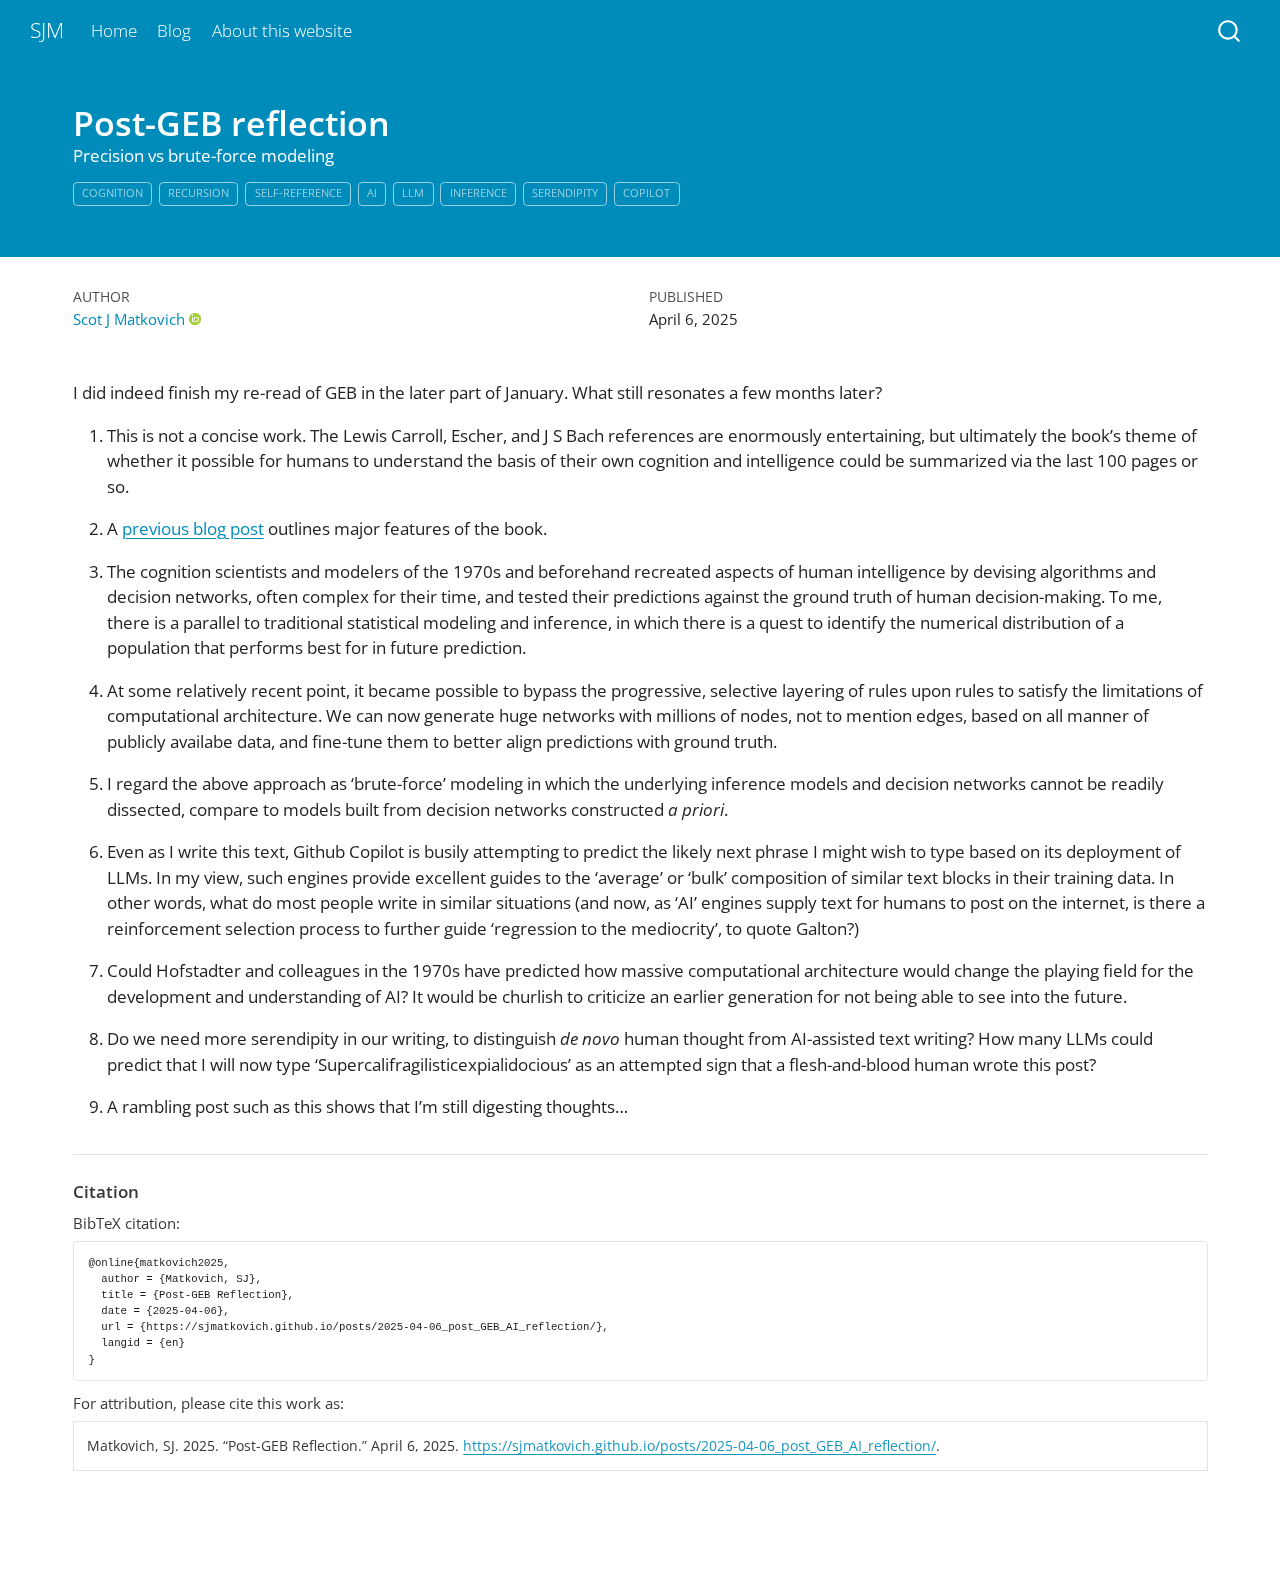
<file: docs/posts/2025-04-06_post_GEB_AI_reflection/index.html>
<!DOCTYPE html>
<html xmlns="http://www.w3.org/1999/xhtml" lang="en" xml:lang="en"><head>

<meta charset="utf-8">
<meta name="generator" content="quarto-1.5.57">

<meta name="viewport" content="width=device-width, initial-scale=1.0, user-scalable=yes">

<meta name="author" content="Scot J Matkovich">
<meta name="dcterms.date" content="2025-04-06">
<meta name="description" content="Precision vs brute-force modeling">

<title>Post-GEB reflection – SJM</title>
<style>
code{white-space: pre-wrap;}
span.smallcaps{font-variant: small-caps;}
div.columns{display: flex; gap: min(4vw, 1.5em);}
div.column{flex: auto; overflow-x: auto;}
div.hanging-indent{margin-left: 1.5em; text-indent: -1.5em;}
ul.task-list{list-style: none;}
ul.task-list li input[type="checkbox"] {
  width: 0.8em;
  margin: 0 0.8em 0.2em -1em; /* quarto-specific, see https://github.com/quarto-dev/quarto-cli/issues/4556 */ 
  vertical-align: middle;
}
</style>


<script src="../../site_libs/quarto-nav/quarto-nav.js"></script>
<script src="../../site_libs/quarto-nav/headroom.min.js"></script>
<script src="../../site_libs/clipboard/clipboard.min.js"></script>
<script src="../../site_libs/quarto-search/autocomplete.umd.js"></script>
<script src="../../site_libs/quarto-search/fuse.min.js"></script>
<script src="../../site_libs/quarto-search/quarto-search.js"></script>
<meta name="quarto:offset" content="../../">
<script src="../../site_libs/quarto-html/quarto.js"></script>
<script src="../../site_libs/quarto-html/popper.min.js"></script>
<script src="../../site_libs/quarto-html/tippy.umd.min.js"></script>
<script src="../../site_libs/quarto-html/anchor.min.js"></script>
<link href="../../site_libs/quarto-html/tippy.css" rel="stylesheet">
<link href="../../site_libs/quarto-html/quarto-syntax-highlighting.css" rel="stylesheet" id="quarto-text-highlighting-styles">
<script src="../../site_libs/bootstrap/bootstrap.min.js"></script>
<link href="../../site_libs/bootstrap/bootstrap-icons.css" rel="stylesheet">
<link href="../../site_libs/bootstrap/bootstrap.min.css" rel="stylesheet" id="quarto-bootstrap" data-mode="light">
<script id="quarto-search-options" type="application/json">{
  "location": "navbar",
  "copy-button": false,
  "collapse-after": 3,
  "panel-placement": "end",
  "type": "overlay",
  "limit": 50,
  "keyboard-shortcut": [
    "f",
    "/",
    "s"
  ],
  "show-item-context": false,
  "language": {
    "search-no-results-text": "No results",
    "search-matching-documents-text": "matching documents",
    "search-copy-link-title": "Copy link to search",
    "search-hide-matches-text": "Hide additional matches",
    "search-more-match-text": "more match in this document",
    "search-more-matches-text": "more matches in this document",
    "search-clear-button-title": "Clear",
    "search-text-placeholder": "",
    "search-detached-cancel-button-title": "Cancel",
    "search-submit-button-title": "Submit",
    "search-label": "Search"
  }
}</script>


<link rel="stylesheet" href="../../styles.css">
</head>

<body class="nav-fixed">

<div id="quarto-search-results"></div>
  <header id="quarto-header" class="headroom fixed-top quarto-banner">
    <nav class="navbar navbar-expand-lg " data-bs-theme="dark">
      <div class="navbar-container container-fluid">
      <div class="navbar-brand-container mx-auto">
    <a class="navbar-brand" href="../../index.html">
    <span class="navbar-title">SJM</span>
    </a>
  </div>
            <div id="quarto-search" class="" title="Search"></div>
          <button class="navbar-toggler" type="button" data-bs-toggle="collapse" data-bs-target="#navbarCollapse" aria-controls="navbarCollapse" role="menu" aria-expanded="false" aria-label="Toggle navigation" onclick="if (window.quartoToggleHeadroom) { window.quartoToggleHeadroom(); }">
  <span class="navbar-toggler-icon"></span>
</button>
          <div class="collapse navbar-collapse" id="navbarCollapse">
            <ul class="navbar-nav navbar-nav-scroll me-auto">
  <li class="nav-item">
    <a class="nav-link" href="../../index.html"> 
<span class="menu-text">Home</span></a>
  </li>  
  <li class="nav-item">
    <a class="nav-link" href="../../posts.html"> 
<span class="menu-text">Blog</span></a>
  </li>  
  <li class="nav-item">
    <a class="nav-link" href="../../about.html"> 
<span class="menu-text">About this website</span></a>
  </li>  
</ul>
          </div> <!-- /navcollapse -->
            <div class="quarto-navbar-tools">
</div>
      </div> <!-- /container-fluid -->
    </nav>
</header>
<!-- content -->
<header id="title-block-header" class="quarto-title-block default page-columns page-full">
  <div class="quarto-title-banner page-columns page-full">
    <div class="quarto-title column-page">
      <h1 class="title">Post-GEB reflection</h1>
                  <div>
        <div class="description">
          Precision vs brute-force modeling
        </div>
      </div>
                          <div class="quarto-categories">
                <div class="quarto-category">cognition</div>
                <div class="quarto-category">recursion</div>
                <div class="quarto-category">self-reference</div>
                <div class="quarto-category">AI</div>
                <div class="quarto-category">LLM</div>
                <div class="quarto-category">inference</div>
                <div class="quarto-category">serendipity</div>
                <div class="quarto-category">Copilot</div>
              </div>
                  </div>
  </div>
    
  
  <div class="quarto-title-meta column-page">

      <div>
      <div class="quarto-title-meta-heading">Author</div>
      <div class="quarto-title-meta-contents">
               <p><a href="https://sjmatkovich.github.io/">Scot J Matkovich</a> <a href="https://orcid.org/0000-0002-7398-6857" class="quarto-title-author-orcid"> <img src="[data-uri]"></a></p>
            </div>
    </div>
      
      <div>
      <div class="quarto-title-meta-heading">Published</div>
      <div class="quarto-title-meta-contents">
        <p class="date">April 6, 2025</p>
      </div>
    </div>
    
      
    </div>
    
  
  </header><div id="quarto-content" class="quarto-container page-columns page-rows-contents page-layout-full page-navbar">
<!-- sidebar -->
<!-- margin-sidebar -->
    <div id="quarto-margin-sidebar" class="sidebar margin-sidebar zindex-bottom">
        
    </div>
<!-- main -->
<main class="content quarto-banner-title-block column-page" id="quarto-document-content">





<p>I did indeed finish my re-read of GEB in the later part of January. What still resonates a few months later?<br>
</p>
<ol type="1">
<li><p>This is not a concise work. The Lewis Carroll, Escher, and J S Bach references are enormously entertaining, but ultimately the book’s theme of whether it possible for humans to understand the basis of their own cognition and intelligence could be summarized via the last 100 pages or so.<br>
</p></li>
<li><p>A <a href="https://sjmatkovich.github.io/posts/2024-12-31_GEB/">previous blog post</a> outlines major features of the book.<br>
</p></li>
<li><p>The cognition scientists and modelers of the 1970s and beforehand recreated aspects of human intelligence by devising algorithms and decision networks, often complex for their time, and tested their predictions against the ground truth of human decision-making. To me, there is a parallel to traditional statistical modeling and inference, in which there is a quest to identify the numerical distribution of a population that performs best for in future prediction.<br>
</p></li>
<li><p>At some relatively recent point, it became possible to bypass the progressive, selective layering of rules upon rules to satisfy the limitations of computational architecture. We can now generate huge networks with millions of nodes, not to mention edges, based on all manner of publicly availabe data, and fine-tune them to better align predictions with ground truth.<br>
</p></li>
<li><p>I regard the above approach as ‘brute-force’ modeling in which the underlying inference models and decision networks cannot be readily dissected, compare to models built from decision networks constructed <em>a priori</em>.<br>
</p></li>
<li><p>Even as I write this text, Github Copilot is busily attempting to predict the likely next phrase I might wish to type based on its deployment of LLMs. In my view, such engines provide excellent guides to the ‘average’ or ‘bulk’ composition of similar text blocks in their training data. In other words, what do most people write in similar situations (and now, as ‘AI’ engines supply text for humans to post on the internet, is there a reinforcement selection process to further guide ‘regression to the mediocrity’, to quote Galton?)<br>
</p></li>
<li><p>Could Hofstadter and colleagues in the 1970s have predicted how massive computational architecture would change the playing field for the development and understanding of AI? It would be churlish to criticize an earlier generation for not being able to see into the future.<br>
</p></li>
<li><p>Do we need more serendipity in our writing, to distinguish <em>de novo</em> human thought from AI-assisted text writing? How many LLMs could predict that I will now type ‘Supercalifragilisticexpialidocious’ as an attempted sign that a flesh-and-blood human wrote this post?<br>
</p></li>
<li><p>A rambling post such as this shows that I’m still digesting thoughts…</p></li>
</ol>



<div id="quarto-appendix" class="default"><section class="quarto-appendix-contents" id="quarto-citation"><h2 class="anchored quarto-appendix-heading">Citation</h2><div><div class="quarto-appendix-secondary-label">BibTeX citation:</div><pre class="sourceCode code-with-copy quarto-appendix-bibtex"><code class="sourceCode bibtex">@online{matkovich2025,
  author = {Matkovich, SJ},
  title = {Post-GEB Reflection},
  date = {2025-04-06},
  url = {https://sjmatkovich.github.io/posts/2025-04-06_post_GEB_AI_reflection/},
  langid = {en}
}
</code><button title="Copy to Clipboard" class="code-copy-button"><i class="bi"></i></button></pre><div class="quarto-appendix-secondary-label">For attribution, please cite this work as:</div><div id="ref-matkovich2025" class="csl-entry quarto-appendix-citeas" role="listitem">
Matkovich, SJ. 2025. <span>“Post-GEB Reflection.”</span> April 6, 2025.
<a href="https://sjmatkovich.github.io/posts/2025-04-06_post_GEB_AI_reflection/">https://sjmatkovich.github.io/posts/2025-04-06_post_GEB_AI_reflection/</a>.
</div></div></section></div></main> <!-- /main -->
<script id="quarto-html-after-body" type="application/javascript">
window.document.addEventListener("DOMContentLoaded", function (event) {
  const toggleBodyColorMode = (bsSheetEl) => {
    const mode = bsSheetEl.getAttribute("data-mode");
    const bodyEl = window.document.querySelector("body");
    if (mode === "dark") {
      bodyEl.classList.add("quarto-dark");
      bodyEl.classList.remove("quarto-light");
    } else {
      bodyEl.classList.add("quarto-light");
      bodyEl.classList.remove("quarto-dark");
    }
  }
  const toggleBodyColorPrimary = () => {
    const bsSheetEl = window.document.querySelector("link#quarto-bootstrap");
    if (bsSheetEl) {
      toggleBodyColorMode(bsSheetEl);
    }
  }
  toggleBodyColorPrimary();  
  const icon = "";
  const anchorJS = new window.AnchorJS();
  anchorJS.options = {
    placement: 'right',
    icon: icon
  };
  anchorJS.add('.anchored');
  const isCodeAnnotation = (el) => {
    for (const clz of el.classList) {
      if (clz.startsWith('code-annotation-')) {                     
        return true;
      }
    }
    return false;
  }
  const onCopySuccess = function(e) {
    // button target
    const button = e.trigger;
    // don't keep focus
    button.blur();
    // flash "checked"
    button.classList.add('code-copy-button-checked');
    var currentTitle = button.getAttribute("title");
    button.setAttribute("title", "Copied!");
    let tooltip;
    if (window.bootstrap) {
      button.setAttribute("data-bs-toggle", "tooltip");
      button.setAttribute("data-bs-placement", "left");
      button.setAttribute("data-bs-title", "Copied!");
      tooltip = new bootstrap.Tooltip(button, 
        { trigger: "manual", 
          customClass: "code-copy-button-tooltip",
          offset: [0, -8]});
      tooltip.show();    
    }
    setTimeout(function() {
      if (tooltip) {
        tooltip.hide();
        button.removeAttribute("data-bs-title");
        button.removeAttribute("data-bs-toggle");
        button.removeAttribute("data-bs-placement");
      }
      button.setAttribute("title", currentTitle);
      button.classList.remove('code-copy-button-checked');
    }, 1000);
    // clear code selection
    e.clearSelection();
  }
  const getTextToCopy = function(trigger) {
      const codeEl = trigger.previousElementSibling.cloneNode(true);
      for (const childEl of codeEl.children) {
        if (isCodeAnnotation(childEl)) {
          childEl.remove();
        }
      }
      return codeEl.innerText;
  }
  const clipboard = new window.ClipboardJS('.code-copy-button:not([data-in-quarto-modal])', {
    text: getTextToCopy
  });
  clipboard.on('success', onCopySuccess);
  if (window.document.getElementById('quarto-embedded-source-code-modal')) {
    // For code content inside modals, clipBoardJS needs to be initialized with a container option
    // TODO: Check when it could be a function (https://github.com/zenorocha/clipboard.js/issues/860)
    const clipboardModal = new window.ClipboardJS('.code-copy-button[data-in-quarto-modal]', {
      text: getTextToCopy,
      container: window.document.getElementById('quarto-embedded-source-code-modal')
    });
    clipboardModal.on('success', onCopySuccess);
  }
    var localhostRegex = new RegExp(/^(?:http|https):\/\/localhost\:?[0-9]*\//);
    var mailtoRegex = new RegExp(/^mailto:/);
      var filterRegex = new RegExp('/' + window.location.host + '/');
    var isInternal = (href) => {
        return filterRegex.test(href) || localhostRegex.test(href) || mailtoRegex.test(href);
    }
    // Inspect non-navigation links and adorn them if external
 	var links = window.document.querySelectorAll('a[href]:not(.nav-link):not(.navbar-brand):not(.toc-action):not(.sidebar-link):not(.sidebar-item-toggle):not(.pagination-link):not(.no-external):not([aria-hidden]):not(.dropdown-item):not(.quarto-navigation-tool):not(.about-link)');
    for (var i=0; i<links.length; i++) {
      const link = links[i];
      if (!isInternal(link.href)) {
        // undo the damage that might have been done by quarto-nav.js in the case of
        // links that we want to consider external
        if (link.dataset.originalHref !== undefined) {
          link.href = link.dataset.originalHref;
        }
      }
    }
  function tippyHover(el, contentFn, onTriggerFn, onUntriggerFn) {
    const config = {
      allowHTML: true,
      maxWidth: 500,
      delay: 100,
      arrow: false,
      appendTo: function(el) {
          return el.parentElement;
      },
      interactive: true,
      interactiveBorder: 10,
      theme: 'quarto',
      placement: 'bottom-start',
    };
    if (contentFn) {
      config.content = contentFn;
    }
    if (onTriggerFn) {
      config.onTrigger = onTriggerFn;
    }
    if (onUntriggerFn) {
      config.onUntrigger = onUntriggerFn;
    }
    window.tippy(el, config); 
  }
  const noterefs = window.document.querySelectorAll('a[role="doc-noteref"]');
  for (var i=0; i<noterefs.length; i++) {
    const ref = noterefs[i];
    tippyHover(ref, function() {
      // use id or data attribute instead here
      let href = ref.getAttribute('data-footnote-href') || ref.getAttribute('href');
      try { href = new URL(href).hash; } catch {}
      const id = href.replace(/^#\/?/, "");
      const note = window.document.getElementById(id);
      if (note) {
        return note.innerHTML;
      } else {
        return "";
      }
    });
  }
  const xrefs = window.document.querySelectorAll('a.quarto-xref');
  const processXRef = (id, note) => {
    // Strip column container classes
    const stripColumnClz = (el) => {
      el.classList.remove("page-full", "page-columns");
      if (el.children) {
        for (const child of el.children) {
          stripColumnClz(child);
        }
      }
    }
    stripColumnClz(note)
    if (id === null || id.startsWith('sec-')) {
      // Special case sections, only their first couple elements
      const container = document.createElement("div");
      if (note.children && note.children.length > 2) {
        container.appendChild(note.children[0].cloneNode(true));
        for (let i = 1; i < note.children.length; i++) {
          const child = note.children[i];
          if (child.tagName === "P" && child.innerText === "") {
            continue;
          } else {
            container.appendChild(child.cloneNode(true));
            break;
          }
        }
        if (window.Quarto?.typesetMath) {
          window.Quarto.typesetMath(container);
        }
        return container.innerHTML
      } else {
        if (window.Quarto?.typesetMath) {
          window.Quarto.typesetMath(note);
        }
        return note.innerHTML;
      }
    } else {
      // Remove any anchor links if they are present
      const anchorLink = note.querySelector('a.anchorjs-link');
      if (anchorLink) {
        anchorLink.remove();
      }
      if (window.Quarto?.typesetMath) {
        window.Quarto.typesetMath(note);
      }
      // TODO in 1.5, we should make sure this works without a callout special case
      if (note.classList.contains("callout")) {
        return note.outerHTML;
      } else {
        return note.innerHTML;
      }
    }
  }
  for (var i=0; i<xrefs.length; i++) {
    const xref = xrefs[i];
    tippyHover(xref, undefined, function(instance) {
      instance.disable();
      let url = xref.getAttribute('href');
      let hash = undefined; 
      if (url.startsWith('#')) {
        hash = url;
      } else {
        try { hash = new URL(url).hash; } catch {}
      }
      if (hash) {
        const id = hash.replace(/^#\/?/, "");
        const note = window.document.getElementById(id);
        if (note !== null) {
          try {
            const html = processXRef(id, note.cloneNode(true));
            instance.setContent(html);
          } finally {
            instance.enable();
            instance.show();
          }
        } else {
          // See if we can fetch this
          fetch(url.split('#')[0])
          .then(res => res.text())
          .then(html => {
            const parser = new DOMParser();
            const htmlDoc = parser.parseFromString(html, "text/html");
            const note = htmlDoc.getElementById(id);
            if (note !== null) {
              const html = processXRef(id, note);
              instance.setContent(html);
            } 
          }).finally(() => {
            instance.enable();
            instance.show();
          });
        }
      } else {
        // See if we can fetch a full url (with no hash to target)
        // This is a special case and we should probably do some content thinning / targeting
        fetch(url)
        .then(res => res.text())
        .then(html => {
          const parser = new DOMParser();
          const htmlDoc = parser.parseFromString(html, "text/html");
          const note = htmlDoc.querySelector('main.content');
          if (note !== null) {
            // This should only happen for chapter cross references
            // (since there is no id in the URL)
            // remove the first header
            if (note.children.length > 0 && note.children[0].tagName === "HEADER") {
              note.children[0].remove();
            }
            const html = processXRef(null, note);
            instance.setContent(html);
          } 
        }).finally(() => {
          instance.enable();
          instance.show();
        });
      }
    }, function(instance) {
    });
  }
      let selectedAnnoteEl;
      const selectorForAnnotation = ( cell, annotation) => {
        let cellAttr = 'data-code-cell="' + cell + '"';
        let lineAttr = 'data-code-annotation="' +  annotation + '"';
        const selector = 'span[' + cellAttr + '][' + lineAttr + ']';
        return selector;
      }
      const selectCodeLines = (annoteEl) => {
        const doc = window.document;
        const targetCell = annoteEl.getAttribute("data-target-cell");
        const targetAnnotation = annoteEl.getAttribute("data-target-annotation");
        const annoteSpan = window.document.querySelector(selectorForAnnotation(targetCell, targetAnnotation));
        const lines = annoteSpan.getAttribute("data-code-lines").split(",");
        const lineIds = lines.map((line) => {
          return targetCell + "-" + line;
        })
        let top = null;
        let height = null;
        let parent = null;
        if (lineIds.length > 0) {
            //compute the position of the single el (top and bottom and make a div)
            const el = window.document.getElementById(lineIds[0]);
            top = el.offsetTop;
            height = el.offsetHeight;
            parent = el.parentElement.parentElement;
          if (lineIds.length > 1) {
            const lastEl = window.document.getElementById(lineIds[lineIds.length - 1]);
            const bottom = lastEl.offsetTop + lastEl.offsetHeight;
            height = bottom - top;
          }
          if (top !== null && height !== null && parent !== null) {
            // cook up a div (if necessary) and position it 
            let div = window.document.getElementById("code-annotation-line-highlight");
            if (div === null) {
              div = window.document.createElement("div");
              div.setAttribute("id", "code-annotation-line-highlight");
              div.style.position = 'absolute';
              parent.appendChild(div);
            }
            div.style.top = top - 2 + "px";
            div.style.height = height + 4 + "px";
            div.style.left = 0;
            let gutterDiv = window.document.getElementById("code-annotation-line-highlight-gutter");
            if (gutterDiv === null) {
              gutterDiv = window.document.createElement("div");
              gutterDiv.setAttribute("id", "code-annotation-line-highlight-gutter");
              gutterDiv.style.position = 'absolute';
              const codeCell = window.document.getElementById(targetCell);
              const gutter = codeCell.querySelector('.code-annotation-gutter');
              gutter.appendChild(gutterDiv);
            }
            gutterDiv.style.top = top - 2 + "px";
            gutterDiv.style.height = height + 4 + "px";
          }
          selectedAnnoteEl = annoteEl;
        }
      };
      const unselectCodeLines = () => {
        const elementsIds = ["code-annotation-line-highlight", "code-annotation-line-highlight-gutter"];
        elementsIds.forEach((elId) => {
          const div = window.document.getElementById(elId);
          if (div) {
            div.remove();
          }
        });
        selectedAnnoteEl = undefined;
      };
        // Handle positioning of the toggle
    window.addEventListener(
      "resize",
      throttle(() => {
        elRect = undefined;
        if (selectedAnnoteEl) {
          selectCodeLines(selectedAnnoteEl);
        }
      }, 10)
    );
    function throttle(fn, ms) {
    let throttle = false;
    let timer;
      return (...args) => {
        if(!throttle) { // first call gets through
            fn.apply(this, args);
            throttle = true;
        } else { // all the others get throttled
            if(timer) clearTimeout(timer); // cancel #2
            timer = setTimeout(() => {
              fn.apply(this, args);
              timer = throttle = false;
            }, ms);
        }
      };
    }
      // Attach click handler to the DT
      const annoteDls = window.document.querySelectorAll('dt[data-target-cell]');
      for (const annoteDlNode of annoteDls) {
        annoteDlNode.addEventListener('click', (event) => {
          const clickedEl = event.target;
          if (clickedEl !== selectedAnnoteEl) {
            unselectCodeLines();
            const activeEl = window.document.querySelector('dt[data-target-cell].code-annotation-active');
            if (activeEl) {
              activeEl.classList.remove('code-annotation-active');
            }
            selectCodeLines(clickedEl);
            clickedEl.classList.add('code-annotation-active');
          } else {
            // Unselect the line
            unselectCodeLines();
            clickedEl.classList.remove('code-annotation-active');
          }
        });
      }
  const findCites = (el) => {
    const parentEl = el.parentElement;
    if (parentEl) {
      const cites = parentEl.dataset.cites;
      if (cites) {
        return {
          el,
          cites: cites.split(' ')
        };
      } else {
        return findCites(el.parentElement)
      }
    } else {
      return undefined;
    }
  };
  var bibliorefs = window.document.querySelectorAll('a[role="doc-biblioref"]');
  for (var i=0; i<bibliorefs.length; i++) {
    const ref = bibliorefs[i];
    const citeInfo = findCites(ref);
    if (citeInfo) {
      tippyHover(citeInfo.el, function() {
        var popup = window.document.createElement('div');
        citeInfo.cites.forEach(function(cite) {
          var citeDiv = window.document.createElement('div');
          citeDiv.classList.add('hanging-indent');
          citeDiv.classList.add('csl-entry');
          var biblioDiv = window.document.getElementById('ref-' + cite);
          if (biblioDiv) {
            citeDiv.innerHTML = biblioDiv.innerHTML;
          }
          popup.appendChild(citeDiv);
        });
        return popup.innerHTML;
      });
    }
  }
});
</script>
</div> <!-- /content -->




</body></html>
</file>
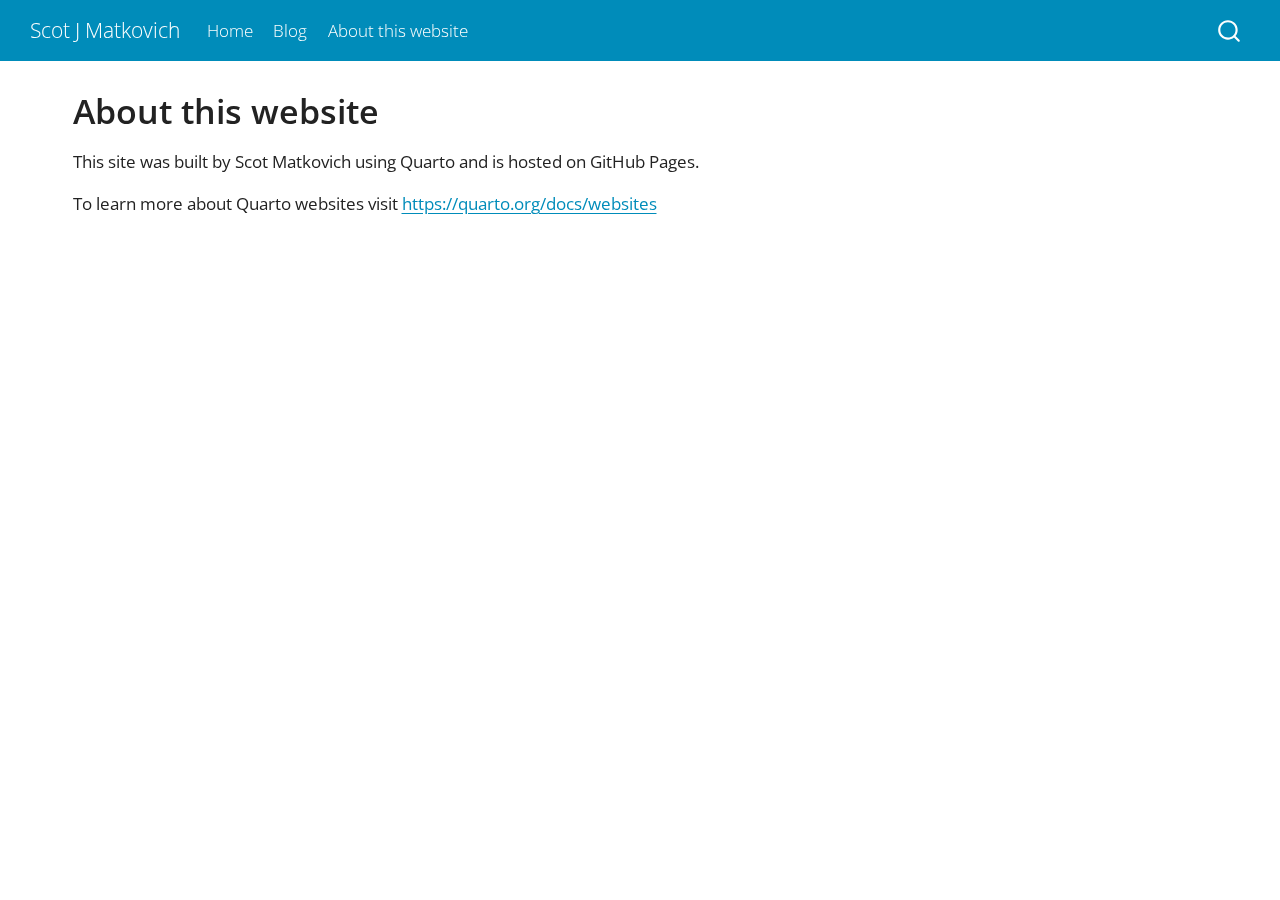
<file: docs/about.html>
<!DOCTYPE html>
<html xmlns="http://www.w3.org/1999/xhtml" lang="en" xml:lang="en"><head>

<meta charset="utf-8">
<meta name="generator" content="quarto-1.4.555">

<meta name="viewport" content="width=device-width, initial-scale=1.0, user-scalable=yes">


<title>Scot J Matkovich - About this website</title>
<style>
code{white-space: pre-wrap;}
span.smallcaps{font-variant: small-caps;}
div.columns{display: flex; gap: min(4vw, 1.5em);}
div.column{flex: auto; overflow-x: auto;}
div.hanging-indent{margin-left: 1.5em; text-indent: -1.5em;}
ul.task-list{list-style: none;}
ul.task-list li input[type="checkbox"] {
  width: 0.8em;
  margin: 0 0.8em 0.2em -1em; /* quarto-specific, see https://github.com/quarto-dev/quarto-cli/issues/4556 */ 
  vertical-align: middle;
}
</style>


<script src="site_libs/quarto-nav/quarto-nav.js"></script>
<script src="site_libs/quarto-nav/headroom.min.js"></script>
<script src="site_libs/clipboard/clipboard.min.js"></script>
<script src="site_libs/quarto-search/autocomplete.umd.js"></script>
<script src="site_libs/quarto-search/fuse.min.js"></script>
<script src="site_libs/quarto-search/quarto-search.js"></script>
<meta name="quarto:offset" content="./">
<script src="site_libs/quarto-html/quarto.js"></script>
<script src="site_libs/quarto-html/popper.min.js"></script>
<script src="site_libs/quarto-html/tippy.umd.min.js"></script>
<script src="site_libs/quarto-html/anchor.min.js"></script>
<link href="site_libs/quarto-html/tippy.css" rel="stylesheet">
<link href="site_libs/quarto-html/quarto-syntax-highlighting.css" rel="stylesheet" id="quarto-text-highlighting-styles">
<script src="site_libs/bootstrap/bootstrap.min.js"></script>
<link href="site_libs/bootstrap/bootstrap-icons.css" rel="stylesheet">
<link href="site_libs/bootstrap/bootstrap.min.css" rel="stylesheet" id="quarto-bootstrap" data-mode="light">
<script id="quarto-search-options" type="application/json">{
  "location": "navbar",
  "copy-button": false,
  "collapse-after": 3,
  "panel-placement": "end",
  "type": "overlay",
  "limit": 50,
  "keyboard-shortcut": [
    "f",
    "/",
    "s"
  ],
  "show-item-context": false,
  "language": {
    "search-no-results-text": "No results",
    "search-matching-documents-text": "matching documents",
    "search-copy-link-title": "Copy link to search",
    "search-hide-matches-text": "Hide additional matches",
    "search-more-match-text": "more match in this document",
    "search-more-matches-text": "more matches in this document",
    "search-clear-button-title": "Clear",
    "search-text-placeholder": "",
    "search-detached-cancel-button-title": "Cancel",
    "search-submit-button-title": "Submit",
    "search-label": "Search"
  }
}</script>


<link rel="stylesheet" href="styles.css">
</head>

<body class="nav-fixed">

<div id="quarto-search-results"></div>
  <header id="quarto-header" class="headroom fixed-top">
    <nav class="navbar navbar-expand-lg " data-bs-theme="dark">
      <div class="navbar-container container-fluid">
      <div class="navbar-brand-container mx-auto">
    <a class="navbar-brand" href="./index.html">
    <span class="navbar-title">Scot J Matkovich</span>
    </a>
  </div>
            <div id="quarto-search" class="" title="Search"></div>
          <button class="navbar-toggler" type="button" data-bs-toggle="collapse" data-bs-target="#navbarCollapse" aria-controls="navbarCollapse" aria-expanded="false" aria-label="Toggle navigation" onclick="if (window.quartoToggleHeadroom) { window.quartoToggleHeadroom(); }">
  <span class="navbar-toggler-icon"></span>
</button>
          <div class="collapse navbar-collapse" id="navbarCollapse">
            <ul class="navbar-nav navbar-nav-scroll me-auto">
  <li class="nav-item">
    <a class="nav-link" href="./index.html"> 
<span class="menu-text">Home</span></a>
  </li>  
  <li class="nav-item">
    <a class="nav-link" href="./posts.html"> 
<span class="menu-text">Blog</span></a>
  </li>  
  <li class="nav-item">
    <a class="nav-link active" href="./about.html" aria-current="page"> 
<span class="menu-text">About this website</span></a>
  </li>  
</ul>
          </div> <!-- /navcollapse -->
          <div class="quarto-navbar-tools">
</div>
      </div> <!-- /container-fluid -->
    </nav>
</header>
<!-- content -->
<div id="quarto-content" class="quarto-container page-columns page-rows-contents page-layout-full page-navbar">
<!-- sidebar -->
<!-- margin-sidebar -->
    <div id="quarto-margin-sidebar" class="sidebar margin-sidebar zindex-bottom">
        
    </div>
<!-- main -->
<main class="content column-page" id="quarto-document-content">

<header id="title-block-header" class="quarto-title-block default">
<div class="quarto-title">
<h1 class="title">About this website</h1>
</div>



<div class="quarto-title-meta column-page">

    
  
    
  </div>
  


</header>


<p>This site was built by Scot Matkovich using Quarto and is hosted on GitHub Pages.</p>
<p>To learn more about Quarto websites visit <a href="https://quarto.org/docs/websites" class="uri">https://quarto.org/docs/websites</a></p>



</main> <!-- /main -->
<script id="quarto-html-after-body" type="application/javascript">
window.document.addEventListener("DOMContentLoaded", function (event) {
  const toggleBodyColorMode = (bsSheetEl) => {
    const mode = bsSheetEl.getAttribute("data-mode");
    const bodyEl = window.document.querySelector("body");
    if (mode === "dark") {
      bodyEl.classList.add("quarto-dark");
      bodyEl.classList.remove("quarto-light");
    } else {
      bodyEl.classList.add("quarto-light");
      bodyEl.classList.remove("quarto-dark");
    }
  }
  const toggleBodyColorPrimary = () => {
    const bsSheetEl = window.document.querySelector("link#quarto-bootstrap");
    if (bsSheetEl) {
      toggleBodyColorMode(bsSheetEl);
    }
  }
  toggleBodyColorPrimary();  
  const icon = "";
  const anchorJS = new window.AnchorJS();
  anchorJS.options = {
    placement: 'right',
    icon: icon
  };
  anchorJS.add('.anchored');
  const isCodeAnnotation = (el) => {
    for (const clz of el.classList) {
      if (clz.startsWith('code-annotation-')) {                     
        return true;
      }
    }
    return false;
  }
  const clipboard = new window.ClipboardJS('.code-copy-button', {
    text: function(trigger) {
      const codeEl = trigger.previousElementSibling.cloneNode(true);
      for (const childEl of codeEl.children) {
        if (isCodeAnnotation(childEl)) {
          childEl.remove();
        }
      }
      return codeEl.innerText;
    }
  });
  clipboard.on('success', function(e) {
    // button target
    const button = e.trigger;
    // don't keep focus
    button.blur();
    // flash "checked"
    button.classList.add('code-copy-button-checked');
    var currentTitle = button.getAttribute("title");
    button.setAttribute("title", "Copied!");
    let tooltip;
    if (window.bootstrap) {
      button.setAttribute("data-bs-toggle", "tooltip");
      button.setAttribute("data-bs-placement", "left");
      button.setAttribute("data-bs-title", "Copied!");
      tooltip = new bootstrap.Tooltip(button, 
        { trigger: "manual", 
          customClass: "code-copy-button-tooltip",
          offset: [0, -8]});
      tooltip.show();    
    }
    setTimeout(function() {
      if (tooltip) {
        tooltip.hide();
        button.removeAttribute("data-bs-title");
        button.removeAttribute("data-bs-toggle");
        button.removeAttribute("data-bs-placement");
      }
      button.setAttribute("title", currentTitle);
      button.classList.remove('code-copy-button-checked');
    }, 1000);
    // clear code selection
    e.clearSelection();
  });
    var localhostRegex = new RegExp(/^(?:http|https):\/\/localhost\:?[0-9]*\//);
    var mailtoRegex = new RegExp(/^mailto:/);
      var filterRegex = new RegExp('/' + window.location.host + '/');
    var isInternal = (href) => {
        return filterRegex.test(href) || localhostRegex.test(href) || mailtoRegex.test(href);
    }
    // Inspect non-navigation links and adorn them if external
 	var links = window.document.querySelectorAll('a[href]:not(.nav-link):not(.navbar-brand):not(.toc-action):not(.sidebar-link):not(.sidebar-item-toggle):not(.pagination-link):not(.no-external):not([aria-hidden]):not(.dropdown-item):not(.quarto-navigation-tool)');
    for (var i=0; i<links.length; i++) {
      const link = links[i];
      if (!isInternal(link.href)) {
        // undo the damage that might have been done by quarto-nav.js in the case of
        // links that we want to consider external
        if (link.dataset.originalHref !== undefined) {
          link.href = link.dataset.originalHref;
        }
      }
    }
  function tippyHover(el, contentFn, onTriggerFn, onUntriggerFn) {
    const config = {
      allowHTML: true,
      maxWidth: 500,
      delay: 100,
      arrow: false,
      appendTo: function(el) {
          return el.parentElement;
      },
      interactive: true,
      interactiveBorder: 10,
      theme: 'quarto',
      placement: 'bottom-start',
    };
    if (contentFn) {
      config.content = contentFn;
    }
    if (onTriggerFn) {
      config.onTrigger = onTriggerFn;
    }
    if (onUntriggerFn) {
      config.onUntrigger = onUntriggerFn;
    }
    window.tippy(el, config); 
  }
  const noterefs = window.document.querySelectorAll('a[role="doc-noteref"]');
  for (var i=0; i<noterefs.length; i++) {
    const ref = noterefs[i];
    tippyHover(ref, function() {
      // use id or data attribute instead here
      let href = ref.getAttribute('data-footnote-href') || ref.getAttribute('href');
      try { href = new URL(href).hash; } catch {}
      const id = href.replace(/^#\/?/, "");
      const note = window.document.getElementById(id);
      if (note) {
        return note.innerHTML;
      } else {
        return "";
      }
    });
  }
  const xrefs = window.document.querySelectorAll('a.quarto-xref');
  const processXRef = (id, note) => {
    // Strip column container classes
    const stripColumnClz = (el) => {
      el.classList.remove("page-full", "page-columns");
      if (el.children) {
        for (const child of el.children) {
          stripColumnClz(child);
        }
      }
    }
    stripColumnClz(note)
    if (id === null || id.startsWith('sec-')) {
      // Special case sections, only their first couple elements
      const container = document.createElement("div");
      if (note.children && note.children.length > 2) {
        container.appendChild(note.children[0].cloneNode(true));
        for (let i = 1; i < note.children.length; i++) {
          const child = note.children[i];
          if (child.tagName === "P" && child.innerText === "") {
            continue;
          } else {
            container.appendChild(child.cloneNode(true));
            break;
          }
        }
        if (window.Quarto?.typesetMath) {
          window.Quarto.typesetMath(container);
        }
        return container.innerHTML
      } else {
        if (window.Quarto?.typesetMath) {
          window.Quarto.typesetMath(note);
        }
        return note.innerHTML;
      }
    } else {
      // Remove any anchor links if they are present
      const anchorLink = note.querySelector('a.anchorjs-link');
      if (anchorLink) {
        anchorLink.remove();
      }
      if (window.Quarto?.typesetMath) {
        window.Quarto.typesetMath(note);
      }
      // TODO in 1.5, we should make sure this works without a callout special case
      if (note.classList.contains("callout")) {
        return note.outerHTML;
      } else {
        return note.innerHTML;
      }
    }
  }
  for (var i=0; i<xrefs.length; i++) {
    const xref = xrefs[i];
    tippyHover(xref, undefined, function(instance) {
      instance.disable();
      let url = xref.getAttribute('href');
      let hash = undefined; 
      if (url.startsWith('#')) {
        hash = url;
      } else {
        try { hash = new URL(url).hash; } catch {}
      }
      if (hash) {
        const id = hash.replace(/^#\/?/, "");
        const note = window.document.getElementById(id);
        if (note !== null) {
          try {
            const html = processXRef(id, note.cloneNode(true));
            instance.setContent(html);
          } finally {
            instance.enable();
            instance.show();
          }
        } else {
          // See if we can fetch this
          fetch(url.split('#')[0])
          .then(res => res.text())
          .then(html => {
            const parser = new DOMParser();
            const htmlDoc = parser.parseFromString(html, "text/html");
            const note = htmlDoc.getElementById(id);
            if (note !== null) {
              const html = processXRef(id, note);
              instance.setContent(html);
            } 
          }).finally(() => {
            instance.enable();
            instance.show();
          });
        }
      } else {
        // See if we can fetch a full url (with no hash to target)
        // This is a special case and we should probably do some content thinning / targeting
        fetch(url)
        .then(res => res.text())
        .then(html => {
          const parser = new DOMParser();
          const htmlDoc = parser.parseFromString(html, "text/html");
          const note = htmlDoc.querySelector('main.content');
          if (note !== null) {
            // This should only happen for chapter cross references
            // (since there is no id in the URL)
            // remove the first header
            if (note.children.length > 0 && note.children[0].tagName === "HEADER") {
              note.children[0].remove();
            }
            const html = processXRef(null, note);
            instance.setContent(html);
          } 
        }).finally(() => {
          instance.enable();
          instance.show();
        });
      }
    }, function(instance) {
    });
  }
      let selectedAnnoteEl;
      const selectorForAnnotation = ( cell, annotation) => {
        let cellAttr = 'data-code-cell="' + cell + '"';
        let lineAttr = 'data-code-annotation="' +  annotation + '"';
        const selector = 'span[' + cellAttr + '][' + lineAttr + ']';
        return selector;
      }
      const selectCodeLines = (annoteEl) => {
        const doc = window.document;
        const targetCell = annoteEl.getAttribute("data-target-cell");
        const targetAnnotation = annoteEl.getAttribute("data-target-annotation");
        const annoteSpan = window.document.querySelector(selectorForAnnotation(targetCell, targetAnnotation));
        const lines = annoteSpan.getAttribute("data-code-lines").split(",");
        const lineIds = lines.map((line) => {
          return targetCell + "-" + line;
        })
        let top = null;
        let height = null;
        let parent = null;
        if (lineIds.length > 0) {
            //compute the position of the single el (top and bottom and make a div)
            const el = window.document.getElementById(lineIds[0]);
            top = el.offsetTop;
            height = el.offsetHeight;
            parent = el.parentElement.parentElement;
          if (lineIds.length > 1) {
            const lastEl = window.document.getElementById(lineIds[lineIds.length - 1]);
            const bottom = lastEl.offsetTop + lastEl.offsetHeight;
            height = bottom - top;
          }
          if (top !== null && height !== null && parent !== null) {
            // cook up a div (if necessary) and position it 
            let div = window.document.getElementById("code-annotation-line-highlight");
            if (div === null) {
              div = window.document.createElement("div");
              div.setAttribute("id", "code-annotation-line-highlight");
              div.style.position = 'absolute';
              parent.appendChild(div);
            }
            div.style.top = top - 2 + "px";
            div.style.height = height + 4 + "px";
            div.style.left = 0;
            let gutterDiv = window.document.getElementById("code-annotation-line-highlight-gutter");
            if (gutterDiv === null) {
              gutterDiv = window.document.createElement("div");
              gutterDiv.setAttribute("id", "code-annotation-line-highlight-gutter");
              gutterDiv.style.position = 'absolute';
              const codeCell = window.document.getElementById(targetCell);
              const gutter = codeCell.querySelector('.code-annotation-gutter');
              gutter.appendChild(gutterDiv);
            }
            gutterDiv.style.top = top - 2 + "px";
            gutterDiv.style.height = height + 4 + "px";
          }
          selectedAnnoteEl = annoteEl;
        }
      };
      const unselectCodeLines = () => {
        const elementsIds = ["code-annotation-line-highlight", "code-annotation-line-highlight-gutter"];
        elementsIds.forEach((elId) => {
          const div = window.document.getElementById(elId);
          if (div) {
            div.remove();
          }
        });
        selectedAnnoteEl = undefined;
      };
        // Handle positioning of the toggle
    window.addEventListener(
      "resize",
      throttle(() => {
        elRect = undefined;
        if (selectedAnnoteEl) {
          selectCodeLines(selectedAnnoteEl);
        }
      }, 10)
    );
    function throttle(fn, ms) {
    let throttle = false;
    let timer;
      return (...args) => {
        if(!throttle) { // first call gets through
            fn.apply(this, args);
            throttle = true;
        } else { // all the others get throttled
            if(timer) clearTimeout(timer); // cancel #2
            timer = setTimeout(() => {
              fn.apply(this, args);
              timer = throttle = false;
            }, ms);
        }
      };
    }
      // Attach click handler to the DT
      const annoteDls = window.document.querySelectorAll('dt[data-target-cell]');
      for (const annoteDlNode of annoteDls) {
        annoteDlNode.addEventListener('click', (event) => {
          const clickedEl = event.target;
          if (clickedEl !== selectedAnnoteEl) {
            unselectCodeLines();
            const activeEl = window.document.querySelector('dt[data-target-cell].code-annotation-active');
            if (activeEl) {
              activeEl.classList.remove('code-annotation-active');
            }
            selectCodeLines(clickedEl);
            clickedEl.classList.add('code-annotation-active');
          } else {
            // Unselect the line
            unselectCodeLines();
            clickedEl.classList.remove('code-annotation-active');
          }
        });
      }
  const findCites = (el) => {
    const parentEl = el.parentElement;
    if (parentEl) {
      const cites = parentEl.dataset.cites;
      if (cites) {
        return {
          el,
          cites: cites.split(' ')
        };
      } else {
        return findCites(el.parentElement)
      }
    } else {
      return undefined;
    }
  };
  var bibliorefs = window.document.querySelectorAll('a[role="doc-biblioref"]');
  for (var i=0; i<bibliorefs.length; i++) {
    const ref = bibliorefs[i];
    const citeInfo = findCites(ref);
    if (citeInfo) {
      tippyHover(citeInfo.el, function() {
        var popup = window.document.createElement('div');
        citeInfo.cites.forEach(function(cite) {
          var citeDiv = window.document.createElement('div');
          citeDiv.classList.add('hanging-indent');
          citeDiv.classList.add('csl-entry');
          var biblioDiv = window.document.getElementById('ref-' + cite);
          if (biblioDiv) {
            citeDiv.innerHTML = biblioDiv.innerHTML;
          }
          popup.appendChild(citeDiv);
        });
        return popup.innerHTML;
      });
    }
  }
});
</script>
</div> <!-- /content -->




</body></html>
</file>
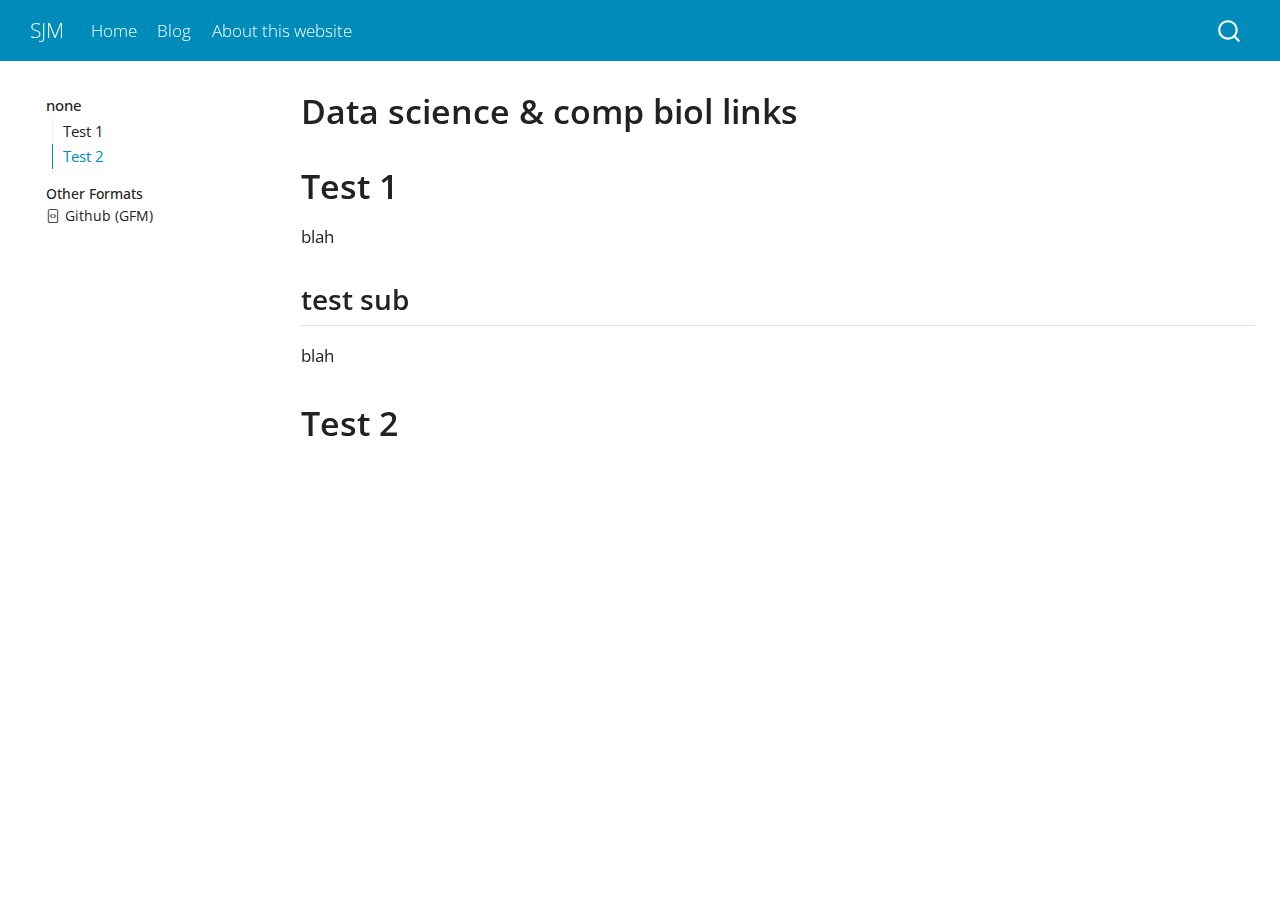
<file: docs/links.html>
<!DOCTYPE html>
<html xmlns="http://www.w3.org/1999/xhtml" lang="en" xml:lang="en"><head>

<meta charset="utf-8">
<meta name="generator" content="quarto-1.5.57">

<meta name="viewport" content="width=device-width, initial-scale=1.0, user-scalable=yes">


<title>Data science &amp; comp biol links – SJM</title>
<style>
code{white-space: pre-wrap;}
span.smallcaps{font-variant: small-caps;}
div.columns{display: flex; gap: min(4vw, 1.5em);}
div.column{flex: auto; overflow-x: auto;}
div.hanging-indent{margin-left: 1.5em; text-indent: -1.5em;}
ul.task-list{list-style: none;}
ul.task-list li input[type="checkbox"] {
  width: 0.8em;
  margin: 0 0.8em 0.2em -1em; /* quarto-specific, see https://github.com/quarto-dev/quarto-cli/issues/4556 */ 
  vertical-align: middle;
}
</style>


<script src="site_libs/quarto-nav/quarto-nav.js"></script>
<script src="site_libs/quarto-nav/headroom.min.js"></script>
<script src="site_libs/clipboard/clipboard.min.js"></script>
<script src="site_libs/quarto-search/autocomplete.umd.js"></script>
<script src="site_libs/quarto-search/fuse.min.js"></script>
<script src="site_libs/quarto-search/quarto-search.js"></script>
<meta name="quarto:offset" content="./">
<script src="site_libs/quarto-html/quarto.js"></script>
<script src="site_libs/quarto-html/popper.min.js"></script>
<script src="site_libs/quarto-html/tippy.umd.min.js"></script>
<script src="site_libs/quarto-html/anchor.min.js"></script>
<link href="site_libs/quarto-html/tippy.css" rel="stylesheet">
<link href="site_libs/quarto-html/quarto-syntax-highlighting.css" rel="stylesheet" id="quarto-text-highlighting-styles">
<script src="site_libs/bootstrap/bootstrap.min.js"></script>
<link href="site_libs/bootstrap/bootstrap-icons.css" rel="stylesheet">
<link href="site_libs/bootstrap/bootstrap.min.css" rel="stylesheet" id="quarto-bootstrap" data-mode="light">
<script id="quarto-search-options" type="application/json">{
  "location": "navbar",
  "copy-button": false,
  "collapse-after": 3,
  "panel-placement": "end",
  "type": "overlay",
  "limit": 50,
  "keyboard-shortcut": [
    "f",
    "/",
    "s"
  ],
  "show-item-context": false,
  "language": {
    "search-no-results-text": "No results",
    "search-matching-documents-text": "matching documents",
    "search-copy-link-title": "Copy link to search",
    "search-hide-matches-text": "Hide additional matches",
    "search-more-match-text": "more match in this document",
    "search-more-matches-text": "more matches in this document",
    "search-clear-button-title": "Clear",
    "search-text-placeholder": "",
    "search-detached-cancel-button-title": "Cancel",
    "search-submit-button-title": "Submit",
    "search-label": "Search"
  }
}</script>


<link rel="stylesheet" href="styles.css">
</head>

<body class="floating nav-fixed">

<div id="quarto-search-results"></div>
  <header id="quarto-header" class="headroom fixed-top">
    <nav class="navbar navbar-expand-lg " data-bs-theme="dark">
      <div class="navbar-container container-fluid">
      <div class="navbar-brand-container mx-auto">
    <a class="navbar-brand" href="./index.html">
    <span class="navbar-title">SJM</span>
    </a>
  </div>
            <div id="quarto-search" class="" title="Search"></div>
          <button class="navbar-toggler" type="button" data-bs-toggle="collapse" data-bs-target="#navbarCollapse" aria-controls="navbarCollapse" role="menu" aria-expanded="false" aria-label="Toggle navigation" onclick="if (window.quartoToggleHeadroom) { window.quartoToggleHeadroom(); }">
  <span class="navbar-toggler-icon"></span>
</button>
          <div class="collapse navbar-collapse" id="navbarCollapse">
            <ul class="navbar-nav navbar-nav-scroll me-auto">
  <li class="nav-item">
    <a class="nav-link" href="./index.html"> 
<span class="menu-text">Home</span></a>
  </li>  
  <li class="nav-item">
    <a class="nav-link" href="./posts.html"> 
<span class="menu-text">Blog</span></a>
  </li>  
  <li class="nav-item">
    <a class="nav-link" href="./about.html"> 
<span class="menu-text">About this website</span></a>
  </li>  
</ul>
          </div> <!-- /navcollapse -->
            <div class="quarto-navbar-tools">
</div>
      </div> <!-- /container-fluid -->
    </nav>
</header>
<!-- content -->
<div id="quarto-content" class="quarto-container page-columns page-rows-contents page-layout-full page-navbar">
<!-- sidebar -->
  <nav id="quarto-sidebar" class="sidebar collapse collapse-horizontal quarto-sidebar-collapse-item sidebar-navigation floating overflow-auto">
    <nav id="TOC" role="doc-toc" class="toc-active">
    <h2 id="toc-title">none</h2>
   
  <ul class="collapse">
  <li><a href="#test-1" id="toc-test-1" class="nav-link active" data-scroll-target="#test-1">Test 1</a>
  <ul class="collapse">
  <li><a href="#test-sub" id="toc-test-sub" class="nav-link" data-scroll-target="#test-sub">test sub</a></li>
  </ul></li>
  <li><a href="#test-2" id="toc-test-2" class="nav-link" data-scroll-target="#test-2">Test 2</a></li>
  </ul>
<div class="quarto-alternate-formats"><h2>Other Formats</h2><ul><li><a href="links.md"><i class="bi bi-file-code"></i>Github (GFM)</a></li></ul></div></nav>
</nav>
<div id="quarto-sidebar-glass" class="quarto-sidebar-collapse-item" data-bs-toggle="collapse" data-bs-target=".quarto-sidebar-collapse-item"></div>
<!-- margin-sidebar -->
    <div id="quarto-margin-sidebar" class="sidebar margin-sidebar zindex-bottom">
    </div>
<!-- main -->
<main class="content column-page-right" id="quarto-document-content">

<header id="title-block-header" class="quarto-title-block default">
<div class="quarto-title">
<h1 class="title">Data science &amp; comp biol links</h1>
</div>



<div class="quarto-title-meta column-page-right">

    
  
    
  </div>
  


</header>


<section id="test-1" class="level1">
<h1>Test 1</h1>
<p>blah</p>
<section id="test-sub" class="level2">
<h2 class="anchored" data-anchor-id="test-sub">test sub</h2>
<p>blah</p>
</section>
</section>
<section id="test-2" class="level1">
<h1>Test 2</h1>


</section>

</main> <!-- /main -->
<script id="quarto-html-after-body" type="application/javascript">
window.document.addEventListener("DOMContentLoaded", function (event) {
  const toggleBodyColorMode = (bsSheetEl) => {
    const mode = bsSheetEl.getAttribute("data-mode");
    const bodyEl = window.document.querySelector("body");
    if (mode === "dark") {
      bodyEl.classList.add("quarto-dark");
      bodyEl.classList.remove("quarto-light");
    } else {
      bodyEl.classList.add("quarto-light");
      bodyEl.classList.remove("quarto-dark");
    }
  }
  const toggleBodyColorPrimary = () => {
    const bsSheetEl = window.document.querySelector("link#quarto-bootstrap");
    if (bsSheetEl) {
      toggleBodyColorMode(bsSheetEl);
    }
  }
  toggleBodyColorPrimary();  
  const icon = "";
  const anchorJS = new window.AnchorJS();
  anchorJS.options = {
    placement: 'right',
    icon: icon
  };
  anchorJS.add('.anchored');
  const isCodeAnnotation = (el) => {
    for (const clz of el.classList) {
      if (clz.startsWith('code-annotation-')) {                     
        return true;
      }
    }
    return false;
  }
  const onCopySuccess = function(e) {
    // button target
    const button = e.trigger;
    // don't keep focus
    button.blur();
    // flash "checked"
    button.classList.add('code-copy-button-checked');
    var currentTitle = button.getAttribute("title");
    button.setAttribute("title", "Copied!");
    let tooltip;
    if (window.bootstrap) {
      button.setAttribute("data-bs-toggle", "tooltip");
      button.setAttribute("data-bs-placement", "left");
      button.setAttribute("data-bs-title", "Copied!");
      tooltip = new bootstrap.Tooltip(button, 
        { trigger: "manual", 
          customClass: "code-copy-button-tooltip",
          offset: [0, -8]});
      tooltip.show();    
    }
    setTimeout(function() {
      if (tooltip) {
        tooltip.hide();
        button.removeAttribute("data-bs-title");
        button.removeAttribute("data-bs-toggle");
        button.removeAttribute("data-bs-placement");
      }
      button.setAttribute("title", currentTitle);
      button.classList.remove('code-copy-button-checked');
    }, 1000);
    // clear code selection
    e.clearSelection();
  }
  const getTextToCopy = function(trigger) {
      const codeEl = trigger.previousElementSibling.cloneNode(true);
      for (const childEl of codeEl.children) {
        if (isCodeAnnotation(childEl)) {
          childEl.remove();
        }
      }
      return codeEl.innerText;
  }
  const clipboard = new window.ClipboardJS('.code-copy-button:not([data-in-quarto-modal])', {
    text: getTextToCopy
  });
  clipboard.on('success', onCopySuccess);
  if (window.document.getElementById('quarto-embedded-source-code-modal')) {
    // For code content inside modals, clipBoardJS needs to be initialized with a container option
    // TODO: Check when it could be a function (https://github.com/zenorocha/clipboard.js/issues/860)
    const clipboardModal = new window.ClipboardJS('.code-copy-button[data-in-quarto-modal]', {
      text: getTextToCopy,
      container: window.document.getElementById('quarto-embedded-source-code-modal')
    });
    clipboardModal.on('success', onCopySuccess);
  }
    var localhostRegex = new RegExp(/^(?:http|https):\/\/localhost\:?[0-9]*\//);
    var mailtoRegex = new RegExp(/^mailto:/);
      var filterRegex = new RegExp('/' + window.location.host + '/');
    var isInternal = (href) => {
        return filterRegex.test(href) || localhostRegex.test(href) || mailtoRegex.test(href);
    }
    // Inspect non-navigation links and adorn them if external
 	var links = window.document.querySelectorAll('a[href]:not(.nav-link):not(.navbar-brand):not(.toc-action):not(.sidebar-link):not(.sidebar-item-toggle):not(.pagination-link):not(.no-external):not([aria-hidden]):not(.dropdown-item):not(.quarto-navigation-tool):not(.about-link)');
    for (var i=0; i<links.length; i++) {
      const link = links[i];
      if (!isInternal(link.href)) {
        // undo the damage that might have been done by quarto-nav.js in the case of
        // links that we want to consider external
        if (link.dataset.originalHref !== undefined) {
          link.href = link.dataset.originalHref;
        }
      }
    }
  function tippyHover(el, contentFn, onTriggerFn, onUntriggerFn) {
    const config = {
      allowHTML: true,
      maxWidth: 500,
      delay: 100,
      arrow: false,
      appendTo: function(el) {
          return el.parentElement;
      },
      interactive: true,
      interactiveBorder: 10,
      theme: 'quarto',
      placement: 'bottom-start',
    };
    if (contentFn) {
      config.content = contentFn;
    }
    if (onTriggerFn) {
      config.onTrigger = onTriggerFn;
    }
    if (onUntriggerFn) {
      config.onUntrigger = onUntriggerFn;
    }
    window.tippy(el, config); 
  }
  const noterefs = window.document.querySelectorAll('a[role="doc-noteref"]');
  for (var i=0; i<noterefs.length; i++) {
    const ref = noterefs[i];
    tippyHover(ref, function() {
      // use id or data attribute instead here
      let href = ref.getAttribute('data-footnote-href') || ref.getAttribute('href');
      try { href = new URL(href).hash; } catch {}
      const id = href.replace(/^#\/?/, "");
      const note = window.document.getElementById(id);
      if (note) {
        return note.innerHTML;
      } else {
        return "";
      }
    });
  }
  const xrefs = window.document.querySelectorAll('a.quarto-xref');
  const processXRef = (id, note) => {
    // Strip column container classes
    const stripColumnClz = (el) => {
      el.classList.remove("page-full", "page-columns");
      if (el.children) {
        for (const child of el.children) {
          stripColumnClz(child);
        }
      }
    }
    stripColumnClz(note)
    if (id === null || id.startsWith('sec-')) {
      // Special case sections, only their first couple elements
      const container = document.createElement("div");
      if (note.children && note.children.length > 2) {
        container.appendChild(note.children[0].cloneNode(true));
        for (let i = 1; i < note.children.length; i++) {
          const child = note.children[i];
          if (child.tagName === "P" && child.innerText === "") {
            continue;
          } else {
            container.appendChild(child.cloneNode(true));
            break;
          }
        }
        if (window.Quarto?.typesetMath) {
          window.Quarto.typesetMath(container);
        }
        return container.innerHTML
      } else {
        if (window.Quarto?.typesetMath) {
          window.Quarto.typesetMath(note);
        }
        return note.innerHTML;
      }
    } else {
      // Remove any anchor links if they are present
      const anchorLink = note.querySelector('a.anchorjs-link');
      if (anchorLink) {
        anchorLink.remove();
      }
      if (window.Quarto?.typesetMath) {
        window.Quarto.typesetMath(note);
      }
      // TODO in 1.5, we should make sure this works without a callout special case
      if (note.classList.contains("callout")) {
        return note.outerHTML;
      } else {
        return note.innerHTML;
      }
    }
  }
  for (var i=0; i<xrefs.length; i++) {
    const xref = xrefs[i];
    tippyHover(xref, undefined, function(instance) {
      instance.disable();
      let url = xref.getAttribute('href');
      let hash = undefined; 
      if (url.startsWith('#')) {
        hash = url;
      } else {
        try { hash = new URL(url).hash; } catch {}
      }
      if (hash) {
        const id = hash.replace(/^#\/?/, "");
        const note = window.document.getElementById(id);
        if (note !== null) {
          try {
            const html = processXRef(id, note.cloneNode(true));
            instance.setContent(html);
          } finally {
            instance.enable();
            instance.show();
          }
        } else {
          // See if we can fetch this
          fetch(url.split('#')[0])
          .then(res => res.text())
          .then(html => {
            const parser = new DOMParser();
            const htmlDoc = parser.parseFromString(html, "text/html");
            const note = htmlDoc.getElementById(id);
            if (note !== null) {
              const html = processXRef(id, note);
              instance.setContent(html);
            } 
          }).finally(() => {
            instance.enable();
            instance.show();
          });
        }
      } else {
        // See if we can fetch a full url (with no hash to target)
        // This is a special case and we should probably do some content thinning / targeting
        fetch(url)
        .then(res => res.text())
        .then(html => {
          const parser = new DOMParser();
          const htmlDoc = parser.parseFromString(html, "text/html");
          const note = htmlDoc.querySelector('main.content');
          if (note !== null) {
            // This should only happen for chapter cross references
            // (since there is no id in the URL)
            // remove the first header
            if (note.children.length > 0 && note.children[0].tagName === "HEADER") {
              note.children[0].remove();
            }
            const html = processXRef(null, note);
            instance.setContent(html);
          } 
        }).finally(() => {
          instance.enable();
          instance.show();
        });
      }
    }, function(instance) {
    });
  }
      let selectedAnnoteEl;
      const selectorForAnnotation = ( cell, annotation) => {
        let cellAttr = 'data-code-cell="' + cell + '"';
        let lineAttr = 'data-code-annotation="' +  annotation + '"';
        const selector = 'span[' + cellAttr + '][' + lineAttr + ']';
        return selector;
      }
      const selectCodeLines = (annoteEl) => {
        const doc = window.document;
        const targetCell = annoteEl.getAttribute("data-target-cell");
        const targetAnnotation = annoteEl.getAttribute("data-target-annotation");
        const annoteSpan = window.document.querySelector(selectorForAnnotation(targetCell, targetAnnotation));
        const lines = annoteSpan.getAttribute("data-code-lines").split(",");
        const lineIds = lines.map((line) => {
          return targetCell + "-" + line;
        })
        let top = null;
        let height = null;
        let parent = null;
        if (lineIds.length > 0) {
            //compute the position of the single el (top and bottom and make a div)
            const el = window.document.getElementById(lineIds[0]);
            top = el.offsetTop;
            height = el.offsetHeight;
            parent = el.parentElement.parentElement;
          if (lineIds.length > 1) {
            const lastEl = window.document.getElementById(lineIds[lineIds.length - 1]);
            const bottom = lastEl.offsetTop + lastEl.offsetHeight;
            height = bottom - top;
          }
          if (top !== null && height !== null && parent !== null) {
            // cook up a div (if necessary) and position it 
            let div = window.document.getElementById("code-annotation-line-highlight");
            if (div === null) {
              div = window.document.createElement("div");
              div.setAttribute("id", "code-annotation-line-highlight");
              div.style.position = 'absolute';
              parent.appendChild(div);
            }
            div.style.top = top - 2 + "px";
            div.style.height = height + 4 + "px";
            div.style.left = 0;
            let gutterDiv = window.document.getElementById("code-annotation-line-highlight-gutter");
            if (gutterDiv === null) {
              gutterDiv = window.document.createElement("div");
              gutterDiv.setAttribute("id", "code-annotation-line-highlight-gutter");
              gutterDiv.style.position = 'absolute';
              const codeCell = window.document.getElementById(targetCell);
              const gutter = codeCell.querySelector('.code-annotation-gutter');
              gutter.appendChild(gutterDiv);
            }
            gutterDiv.style.top = top - 2 + "px";
            gutterDiv.style.height = height + 4 + "px";
          }
          selectedAnnoteEl = annoteEl;
        }
      };
      const unselectCodeLines = () => {
        const elementsIds = ["code-annotation-line-highlight", "code-annotation-line-highlight-gutter"];
        elementsIds.forEach((elId) => {
          const div = window.document.getElementById(elId);
          if (div) {
            div.remove();
          }
        });
        selectedAnnoteEl = undefined;
      };
        // Handle positioning of the toggle
    window.addEventListener(
      "resize",
      throttle(() => {
        elRect = undefined;
        if (selectedAnnoteEl) {
          selectCodeLines(selectedAnnoteEl);
        }
      }, 10)
    );
    function throttle(fn, ms) {
    let throttle = false;
    let timer;
      return (...args) => {
        if(!throttle) { // first call gets through
            fn.apply(this, args);
            throttle = true;
        } else { // all the others get throttled
            if(timer) clearTimeout(timer); // cancel #2
            timer = setTimeout(() => {
              fn.apply(this, args);
              timer = throttle = false;
            }, ms);
        }
      };
    }
      // Attach click handler to the DT
      const annoteDls = window.document.querySelectorAll('dt[data-target-cell]');
      for (const annoteDlNode of annoteDls) {
        annoteDlNode.addEventListener('click', (event) => {
          const clickedEl = event.target;
          if (clickedEl !== selectedAnnoteEl) {
            unselectCodeLines();
            const activeEl = window.document.querySelector('dt[data-target-cell].code-annotation-active');
            if (activeEl) {
              activeEl.classList.remove('code-annotation-active');
            }
            selectCodeLines(clickedEl);
            clickedEl.classList.add('code-annotation-active');
          } else {
            // Unselect the line
            unselectCodeLines();
            clickedEl.classList.remove('code-annotation-active');
          }
        });
      }
  const findCites = (el) => {
    const parentEl = el.parentElement;
    if (parentEl) {
      const cites = parentEl.dataset.cites;
      if (cites) {
        return {
          el,
          cites: cites.split(' ')
        };
      } else {
        return findCites(el.parentElement)
      }
    } else {
      return undefined;
    }
  };
  var bibliorefs = window.document.querySelectorAll('a[role="doc-biblioref"]');
  for (var i=0; i<bibliorefs.length; i++) {
    const ref = bibliorefs[i];
    const citeInfo = findCites(ref);
    if (citeInfo) {
      tippyHover(citeInfo.el, function() {
        var popup = window.document.createElement('div');
        citeInfo.cites.forEach(function(cite) {
          var citeDiv = window.document.createElement('div');
          citeDiv.classList.add('hanging-indent');
          citeDiv.classList.add('csl-entry');
          var biblioDiv = window.document.getElementById('ref-' + cite);
          if (biblioDiv) {
            citeDiv.innerHTML = biblioDiv.innerHTML;
          }
          popup.appendChild(citeDiv);
        });
        return popup.innerHTML;
      });
    }
  }
});
</script>
</div> <!-- /content -->




</body></html>
</file>
<file: docs/site_libs/quarto-html/tippy.css>
.tippy-box[data-animation=fade][data-state=hidden]{opacity:0}[data-tippy-root]{max-width:calc(100vw - 10px)}.tippy-box{position:relative;background-color:#333;color:#fff;border-radius:4px;font-size:14px;line-height:1.4;white-space:normal;outline:0;transition-property:transform,visibility,opacity}.tippy-box[data-placement^=top]>.tippy-arrow{bottom:0}.tippy-box[data-placement^=top]>.tippy-arrow:before{bottom:-7px;left:0;border-width:8px 8px 0;border-top-color:initial;transform-origin:center top}.tippy-box[data-placement^=bottom]>.tippy-arrow{top:0}.tippy-box[data-placement^=bottom]>.tippy-arrow:before{top:-7px;left:0;border-width:0 8px 8px;border-bottom-color:initial;transform-origin:center bottom}.tippy-box[data-placement^=left]>.tippy-arrow{right:0}.tippy-box[data-placement^=left]>.tippy-arrow:before{border-width:8px 0 8px 8px;border-left-color:initial;right:-7px;transform-origin:center left}.tippy-box[data-placement^=right]>.tippy-arrow{left:0}.tippy-box[data-placement^=right]>.tippy-arrow:before{left:-7px;border-width:8px 8px 8px 0;border-right-color:initial;transform-origin:center right}.tippy-box[data-inertia][data-state=visible]{transition-timing-function:cubic-bezier(.54,1.5,.38,1.11)}.tippy-arrow{width:16px;height:16px;color:#333}.tippy-arrow:before{content:"";position:absolute;border-color:transparent;border-style:solid}.tippy-content{position:relative;padding:5px 9px;z-index:1}
</file>
<file: docs/site_libs/quarto-html/quarto-syntax-highlighting.css>
/* quarto syntax highlight colors */
:root {
  --quarto-hl-ot-color: #003B4F;
  --quarto-hl-at-color: #657422;
  --quarto-hl-ss-color: #20794D;
  --quarto-hl-an-color: #5E5E5E;
  --quarto-hl-fu-color: #4758AB;
  --quarto-hl-st-color: #20794D;
  --quarto-hl-cf-color: #003B4F;
  --quarto-hl-op-color: #5E5E5E;
  --quarto-hl-er-color: #AD0000;
  --quarto-hl-bn-color: #AD0000;
  --quarto-hl-al-color: #AD0000;
  --quarto-hl-va-color: #111111;
  --quarto-hl-bu-color: inherit;
  --quarto-hl-ex-color: inherit;
  --quarto-hl-pp-color: #AD0000;
  --quarto-hl-in-color: #5E5E5E;
  --quarto-hl-vs-color: #20794D;
  --quarto-hl-wa-color: #5E5E5E;
  --quarto-hl-do-color: #5E5E5E;
  --quarto-hl-im-color: #00769E;
  --quarto-hl-ch-color: #20794D;
  --quarto-hl-dt-color: #AD0000;
  --quarto-hl-fl-color: #AD0000;
  --quarto-hl-co-color: #5E5E5E;
  --quarto-hl-cv-color: #5E5E5E;
  --quarto-hl-cn-color: #8f5902;
  --quarto-hl-sc-color: #5E5E5E;
  --quarto-hl-dv-color: #AD0000;
  --quarto-hl-kw-color: #003B4F;
}

/* other quarto variables */
:root {
  --quarto-font-monospace: SFMono-Regular, Menlo, Monaco, Consolas, "Liberation Mono", "Courier New", monospace;
}

pre > code.sourceCode > span {
  color: #003B4F;
}

code span {
  color: #003B4F;
}

code.sourceCode > span {
  color: #003B4F;
}

div.sourceCode,
div.sourceCode pre.sourceCode {
  color: #003B4F;
}

code span.ot {
  color: #003B4F;
  font-style: inherit;
}

code span.at {
  color: #657422;
  font-style: inherit;
}

code span.ss {
  color: #20794D;
  font-style: inherit;
}

code span.an {
  color: #5E5E5E;
  font-style: inherit;
}

code span.fu {
  color: #4758AB;
  font-style: inherit;
}

code span.st {
  color: #20794D;
  font-style: inherit;
}

code span.cf {
  color: #003B4F;
  font-weight: bold;
  font-style: inherit;
}

code span.op {
  color: #5E5E5E;
  font-style: inherit;
}

code span.er {
  color: #AD0000;
  font-style: inherit;
}

code span.bn {
  color: #AD0000;
  font-style: inherit;
}

code span.al {
  color: #AD0000;
  font-style: inherit;
}

code span.va {
  color: #111111;
  font-style: inherit;
}

code span.bu {
  font-style: inherit;
}

code span.ex {
  font-style: inherit;
}

code span.pp {
  color: #AD0000;
  font-style: inherit;
}

code span.in {
  color: #5E5E5E;
  font-style: inherit;
}

code span.vs {
  color: #20794D;
  font-style: inherit;
}

code span.wa {
  color: #5E5E5E;
  font-style: italic;
}

code span.do {
  color: #5E5E5E;
  font-style: italic;
}

code span.im {
  color: #00769E;
  font-style: inherit;
}

code span.ch {
  color: #20794D;
  font-style: inherit;
}

code span.dt {
  color: #AD0000;
  font-style: inherit;
}

code span.fl {
  color: #AD0000;
  font-style: inherit;
}

code span.co {
  color: #5E5E5E;
  font-style: inherit;
}

code span.cv {
  color: #5E5E5E;
  font-style: italic;
}

code span.cn {
  color: #8f5902;
  font-style: inherit;
}

code span.sc {
  color: #5E5E5E;
  font-style: inherit;
}

code span.dv {
  color: #AD0000;
  font-style: inherit;
}

code span.kw {
  color: #003B4F;
  font-weight: bold;
  font-style: inherit;
}

.prevent-inlining {
  content: "</";
}

/*# sourceMappingURL=debc5d5d77c3f9108843748ff7464032.css.map */
</file>
<file: docs/styles.css>
/* css styles */
</file>
